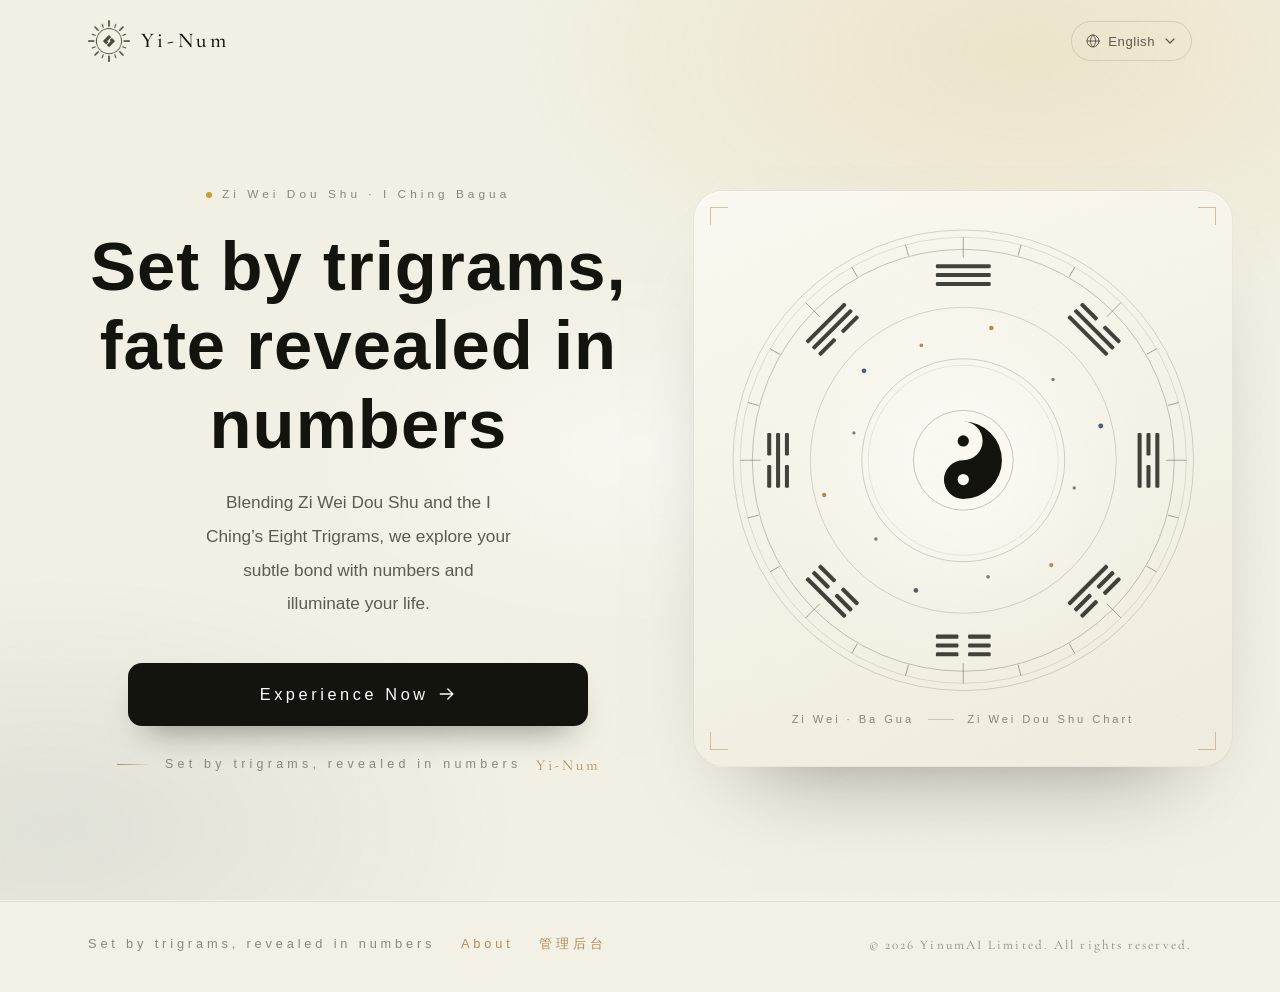
<file: landing/index.html>
<!DOCTYPE html>
<html lang="zh-CN">
<head>
<meta charset="UTF-8" />
<meta name="viewport" content="width=device-width, initial-scale=1, viewport-fit=cover" />
<title data-i18n="metaTitle">Yi-Num · 易卦定数，数见天命</title>
<meta name="description" content="结合紫微斗数与易经八卦，探寻你与数字的微妙关系，点亮人生。" />
<meta name="theme-color" content="#F3F1E5" />
<link rel="icon" type="image/png" href="assets/logo.png" />
<link rel="preconnect" href="https://fonts.googleapis.com" />
<link rel="preconnect" href="https://fonts.gstatic.com" crossorigin />
<link href="https://fonts.googleapis.com/css2?family=Cormorant+Garamond:wght@300;400;500;600&display=swap" rel="stylesheet" />
<link rel="stylesheet" href="styles.css" />
</head>
<body id="top">

<div class="grain" aria-hidden="true"></div>
<div class="halo" aria-hidden="true"></div>

<!-- ============ Header ============ -->
<header class="site-header" id="siteHeader">
  <div class="shell header-inner">
    <a class="brand" href="#top" data-i18n-aria="brandAria">
      <span class="brand-mark"><img src="assets/logo.png" alt="" width="227" height="227" /></span>
      <span class="brand-name">Yi-Num</span>
    </a>

    <div class="header-actions">
      <!-- 语言切换 -->
      <div class="lang" id="lang">
        <button class="lang-btn" id="langBtn" type="button"
                aria-haspopup="listbox" aria-expanded="false" aria-controls="langMenu"
                data-i18n-aria="langAria">
          <svg viewBox="0 0 24 24" fill="none" stroke="currentColor" stroke-width="1.5"
               stroke-linecap="round" stroke-linejoin="round" aria-hidden="true">
            <circle cx="12" cy="12" r="9" />
            <path d="M3 12h18" />
            <path d="M12 3c2.5 2.5 3.8 5.6 3.8 9s-1.3 6.5-3.8 9c-2.5-2.5-3.8-5.6-3.8-9S9.5 5.5 12 3z" />
          </svg>
          <span id="langCurrent">简体中文</span>
          <svg class="lang-caret" viewBox="0 0 24 24" fill="none" stroke="currentColor"
               stroke-width="1.8" stroke-linecap="round" stroke-linejoin="round" aria-hidden="true">
            <path d="M6 9l6 6 6-6" />
          </svg>
        </button>

        <ul class="lang-menu" id="langMenu" role="listbox" aria-labelledby="langBtn" hidden>
          <li role="none">
            <button class="lang-opt" type="button" role="option" data-lang="zh-CN" aria-selected="true">
              <span>简体中文</span>
              <svg class="check" viewBox="0 0 24 24" fill="none" stroke="currentColor"
                   stroke-width="2" stroke-linecap="round" stroke-linejoin="round" aria-hidden="true">
                <path d="M20 6L9 17l-5-5" />
              </svg>
            </button>
          </li>
          <li role="none">
            <button class="lang-opt" type="button" role="option" data-lang="en" aria-selected="false">
              <span>English</span>
              <svg class="check" viewBox="0 0 24 24" fill="none" stroke="currentColor"
                   stroke-width="2" stroke-linecap="round" stroke-linejoin="round" aria-hidden="true">
                <path d="M20 6L9 17l-5-5" />
              </svg>
            </button>
          </li>
          <li role="none">
            <button class="lang-opt" type="button" role="option" data-lang="id" aria-selected="false">
              <span>Bahasa Indonesia</span>
              <svg class="check" viewBox="0 0 24 24" fill="none" stroke="currentColor"
                   stroke-width="2" stroke-linecap="round" stroke-linejoin="round" aria-hidden="true">
                <path d="M20 6L9 17l-5-5" />
              </svg>
            </button>
          </li>
        </ul>
      </div>

    </div>
  </div>
</header>

<main>
  <!-- ============ Hero ============ -->
  <section class="hero shell">

    <div class="hero-copy">
      <p class="eyebrow reveal" style="--d:0ms">
        <span class="pulse" aria-hidden="true"></span><span data-i18n="eyebrow">紫微斗数 · 易经八卦</span>
      </p>

      <h1 class="title reveal" style="--d:90ms" data-i18n="title">易卦定数，
数见天命</h1>

      <p class="subtitle reveal" style="--d:180ms" data-i18n="subtitle">
        结合紫微斗数与易经八卦，探寻你与数字的微妙关系，点亮人生
      </p>

      <a class="cta reveal" id="experience" href="login.html" style="--d:270ms">
        <span class="cta-label" data-i18n="cta">马上体验</span>
        <svg class="cta-arrow" viewBox="0 0 24 24" aria-hidden="true">
          <path d="M4 12h15M13 6l6 6-6 6" fill="none" stroke="currentColor" stroke-width="1.6" stroke-linecap="round" stroke-linejoin="round"/>
        </svg>
      </a>

      <p class="slogan reveal" style="--d:360ms">
        <span class="slogan-rule" aria-hidden="true"></span>
        <span data-i18n="slogan">易卦定数，数见天命</span>
        <em>Yi-Num</em>
      </p>
    </div>

    <!-- ============ Visual showcase ============ -->
    <div class="hero-visual reveal" id="chart" style="--d:150ms">
      <figure class="chart-card">
        <span class="corner tl" aria-hidden="true"></span>
        <span class="corner tr" aria-hidden="true"></span>
        <span class="corner bl" aria-hidden="true"></span>
        <span class="corner br" aria-hidden="true"></span>

        <svg class="luopan" viewBox="0 0 600 600" role="img" aria-label="融合八卦与紫微斗数星盘的罗盘图形">
          <defs>
            <radialGradient id="gAura" cx="50%" cy="50%" r="50%">
              <stop offset="0%"   stop-color="#FFFFFF" stop-opacity=".85" />
              <stop offset="62%"  stop-color="#FBF9F1" stop-opacity=".25" />
              <stop offset="100%" stop-color="#F3F1E5" stop-opacity="0" />
            </radialGradient>
            <line id="tk"  x1="300" y1="23" x2="300" y2="37" />
            <line id="tkL" x1="300" y1="23" x2="300" y2="48" />
            <line id="sect" x1="300" y1="38" x2="300" y2="102" />
            <line id="pal"  x1="300" y1="110" x2="300" y2="174" />
          </defs>

          <circle cx="300" cy="300" r="296" fill="url(#gAura)" />

          <!-- outer rings -->
          <circle class="ring r-16" cx="300" cy="300" r="286" />
          <circle class="ring r-10" cx="300" cy="300" r="277" />

          <!-- 24 solar ticks -->
          <g class="ticks spin-slow">
            <use href="#tkL" transform="rotate(0 300 300)" />
            <use href="#tk"  transform="rotate(15 300 300)" />
            <use href="#tk"  transform="rotate(30 300 300)" />
            <use href="#tkL" transform="rotate(45 300 300)" />
            <use href="#tk"  transform="rotate(60 300 300)" />
            <use href="#tk"  transform="rotate(75 300 300)" />
            <use href="#tkL" transform="rotate(90 300 300)" />
            <use href="#tk"  transform="rotate(105 300 300)" />
            <use href="#tk"  transform="rotate(120 300 300)" />
            <use href="#tkL" transform="rotate(135 300 300)" />
            <use href="#tk"  transform="rotate(150 300 300)" />
            <use href="#tk"  transform="rotate(165 300 300)" />
            <use href="#tkL" transform="rotate(180 300 300)" />
            <use href="#tk"  transform="rotate(195 300 300)" />
            <use href="#tk"  transform="rotate(210 300 300)" />
            <use href="#tkL" transform="rotate(225 300 300)" />
            <use href="#tk"  transform="rotate(240 300 300)" />
            <use href="#tk"  transform="rotate(255 300 300)" />
            <use href="#tkL" transform="rotate(270 300 300)" />
            <use href="#tk"  transform="rotate(285 300 300)" />
            <use href="#tk"  transform="rotate(300 300 300)" />
            <use href="#tkL" transform="rotate(315 300 300)" />
            <use href="#tk"  transform="rotate(330 300 300)" />
            <use href="#tk"  transform="rotate(345 300 300)" />
          </g>

          <circle class="ring r-14" cx="300" cy="300" r="262" />

          <!-- 八卦 sector dividers -->
          <g class="r-08">
            <use href="#sect" transform="rotate(22.5 300 300)" />
            <use href="#sect" transform="rotate(67.5 300 300)" />
            <use href="#sect" transform="rotate(112.5 300 300)" />
            <use href="#sect" transform="rotate(157.5 300 300)" />
            <use href="#sect" transform="rotate(202.5 300 300)" />
            <use href="#sect" transform="rotate(247.5 300 300)" />
            <use href="#sect" transform="rotate(292.5 300 300)" />
            <use href="#sect" transform="rotate(337.5 300 300)" />
          </g>

          <!-- 八卦 -->
          <g class="trigrams spin-slower">
            <!-- 乾 -->
            <g transform="rotate(0 300 300)"><g transform="translate(300 70)">
              <rect x="-34" y="8.5" width="68" height="5" rx="1.5" />
              <rect x="-34" y="-2.5" width="68" height="5" rx="1.5" />
              <rect x="-34" y="-13.5" width="68" height="5" rx="1.5" />
            </g></g>
            <!-- 兑 -->
            <g transform="rotate(45 300 300)"><g transform="translate(300 70)">
              <rect x="-34" y="8.5" width="68" height="5" rx="1.5" />
              <rect x="-34" y="-2.5" width="68" height="5" rx="1.5" />
              <rect x="-34" y="-13.5" width="28" height="5" rx="1.5" /><rect x="6" y="-13.5" width="28" height="5" rx="1.5" />
            </g></g>
            <!-- 离 -->
            <g transform="rotate(90 300 300)"><g transform="translate(300 70)">
              <rect x="-34" y="8.5" width="68" height="5" rx="1.5" />
              <rect x="-34" y="-2.5" width="28" height="5" rx="1.5" /><rect x="6" y="-2.5" width="28" height="5" rx="1.5" />
              <rect x="-34" y="-13.5" width="68" height="5" rx="1.5" />
            </g></g>
            <!-- 震 -->
            <g transform="rotate(135 300 300)"><g transform="translate(300 70)">
              <rect x="-34" y="8.5" width="68" height="5" rx="1.5" />
              <rect x="-34" y="-2.5" width="28" height="5" rx="1.5" /><rect x="6" y="-2.5" width="28" height="5" rx="1.5" />
              <rect x="-34" y="-13.5" width="28" height="5" rx="1.5" /><rect x="6" y="-13.5" width="28" height="5" rx="1.5" />
            </g></g>
            <!-- 坤 -->
            <g transform="rotate(180 300 300)"><g transform="translate(300 70)">
              <rect x="-34" y="8.5" width="28" height="5" rx="1.5" /><rect x="6" y="8.5" width="28" height="5" rx="1.5" />
              <rect x="-34" y="-2.5" width="28" height="5" rx="1.5" /><rect x="6" y="-2.5" width="28" height="5" rx="1.5" />
              <rect x="-34" y="-13.5" width="28" height="5" rx="1.5" /><rect x="6" y="-13.5" width="28" height="5" rx="1.5" />
            </g></g>
            <!-- 艮 -->
            <g transform="rotate(225 300 300)"><g transform="translate(300 70)">
              <rect x="-34" y="8.5" width="28" height="5" rx="1.5" /><rect x="6" y="8.5" width="28" height="5" rx="1.5" />
              <rect x="-34" y="-2.5" width="28" height="5" rx="1.5" /><rect x="6" y="-2.5" width="28" height="5" rx="1.5" />
              <rect x="-34" y="-13.5" width="68" height="5" rx="1.5" />
            </g></g>
            <!-- 坎 -->
            <g transform="rotate(270 300 300)"><g transform="translate(300 70)">
              <rect x="-34" y="8.5" width="28" height="5" rx="1.5" /><rect x="6" y="8.5" width="28" height="5" rx="1.5" />
              <rect x="-34" y="-2.5" width="68" height="5" rx="1.5" />
              <rect x="-34" y="-13.5" width="28" height="5" rx="1.5" /><rect x="6" y="-13.5" width="28" height="5" rx="1.5" />
            </g></g>
            <!-- 巽 -->
            <g transform="rotate(315 300 300)"><g transform="translate(300 70)">
              <rect x="-34" y="8.5" width="28" height="5" rx="1.5" /><rect x="6" y="8.5" width="28" height="5" rx="1.5" />
              <rect x="-34" y="-2.5" width="68" height="5" rx="1.5" />
              <rect x="-34" y="-13.5" width="68" height="5" rx="1.5" />
            </g></g>
          </g>

          <circle class="ring r-16" cx="300" cy="300" r="190" />

          <!-- 紫微十二宫 -->
          <g class="r-10">
            <use href="#pal" transform="rotate(0 300 300)" />
            <use href="#pal" transform="rotate(30 300 300)" />
            <use href="#pal" transform="rotate(60 300 300)" />
            <use href="#pal" transform="rotate(90 300 300)" />
            <use href="#pal" transform="rotate(120 300 300)" />
            <use href="#pal" transform="rotate(150 300 300)" />
            <use href="#pal" transform="rotate(180 300 300)" />
            <use href="#pal" transform="rotate(210 300 300)" />
            <use href="#pal" transform="rotate(240 300 300)" />
            <use href="#pal" transform="rotate(270 300 300)" />
            <use href="#pal" transform="rotate(300 300 300)" />
            <use href="#pal" transform="rotate(330 300 300)" />
          </g>

          <circle class="ring r-12" cx="300" cy="300" r="126" />

          <!-- 星曜 -->
          <g class="stars spin-rev">
            <circle class="st st-gold" cx="334.9" cy="135.7" r="2.8" />
            <circle class="st st-ink"  cx="411.5" cy="199.6" r="2.1" />
            <circle class="st st-azure" cx="470.8" cy="257.4" r="3.1" />
            <circle class="st st-ink"  cx="437.8" cy="334.3" r="2.0" />
            <circle class="st st-gold" cx="409.3" cy="430.2" r="2.6" />
            <circle class="st st-ink"  cx="330.8" cy="444.8" r="2.2" />
            <circle class="st st-azure" cx="241.2" cy="461.6" r="2.9" />
            <circle class="st st-ink"  cx="191.5" cy="397.7" r="2.1" />
            <circle class="st st-gold" cx="127.3" cy="343.1" r="2.7" />
            <circle class="st st-ink"  cx="164.2" cy="266.1" r="2.0" />
            <circle class="st st-azure" cx="176.7" cy="188.9" r="3.0" />
            <circle class="st st-gold" cx="248.0" cy="157.2" r="2.3" />
          </g>

          <circle class="ring r-08" cx="300" cy="300" r="118" />

          <!-- 太极 -->
          <g transform="translate(300 300)">
            <circle r="62" fill="#FBF9F1" />
            <circle class="ring r-14" r="62" />
            <path class="yj" d="M0,-48 A48,48 0 0,1 0,48 A24,24 0 0,1 0,0 A24,24 0 0,0 0,-48 Z" />
            <circle class="yj-dot-light" cx="0" cy="24" r="7" />
            <circle class="yj-dot-dark"  cx="0" cy="-24" r="7" />
          </g>
        </svg>

        <figcaption class="chart-caption">
          <span>Zi Wei · Ba Gua</span>
          <span class="caption-rule" aria-hidden="true"></span>
          <span data-i18n="captionChart">紫微斗数命盘</span>
        </figcaption>
      </figure>
    </div>
  </section>
</main>

<footer class="site-footer" id="about">
  <div class="shell footer-inner">
    <div class="footer-left">
      <p class="footer-slogan" data-i18n="footerSlogan">易卦定数，数见天命</p>
      <a class="footer-about" href="about.html" target="_blank" rel="noopener" data-i18n="navAbout">关于我们</a>
      <a class="footer-about" href="/admin/login">管理后台</a>
    </div>
    <p class="footer-meta" data-i18n="aboutCopyright">© 2026 YinumAI Limited. All rights reserved.</p>
  </div>
</footer>

<script src="i18n.js"></script>
<script src="auth.js"></script>
<script src="main.js"></script>
</body>
</html>
</file>
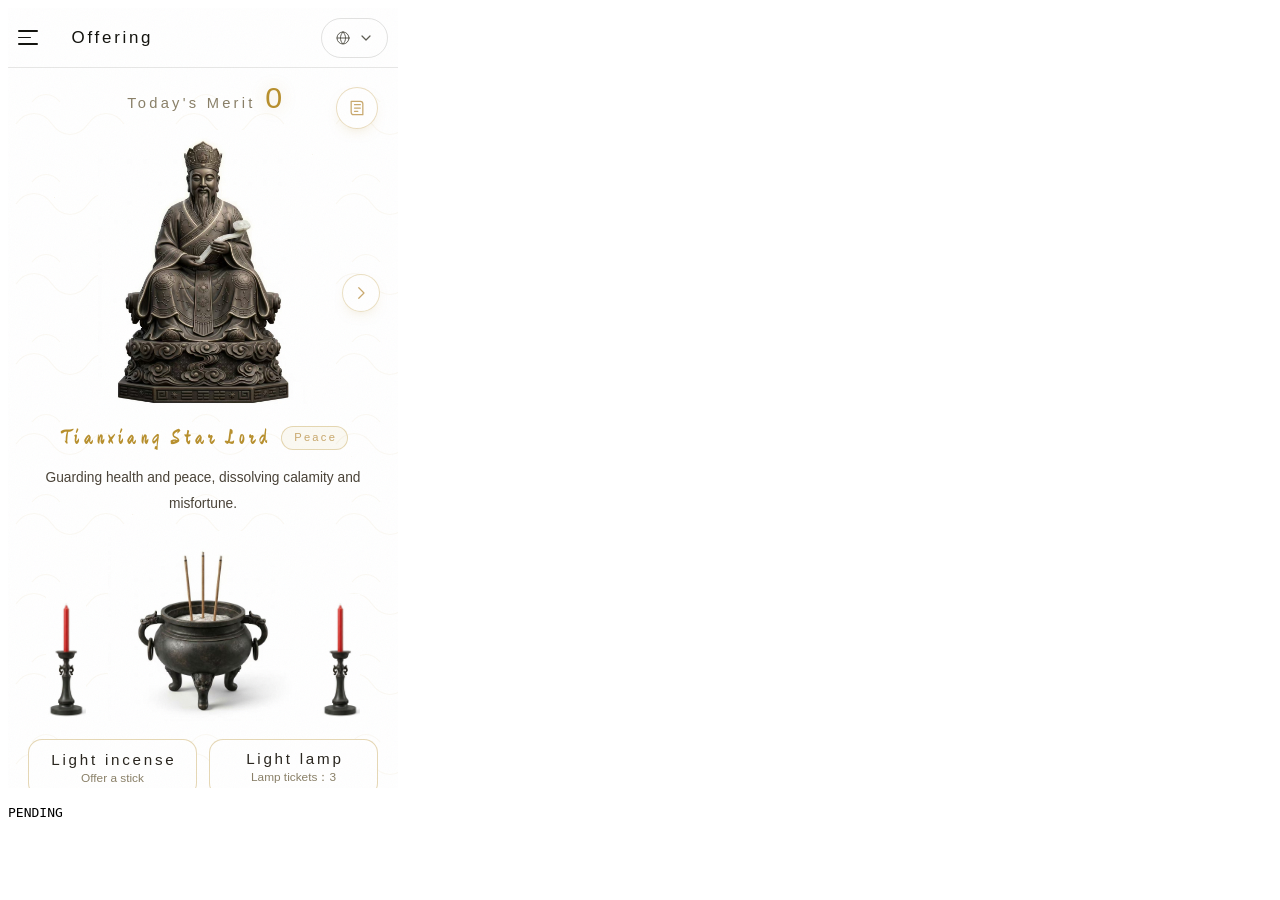
<file: landing/_probe_w.html>
<!DOCTYPE html>
<html><body>
<iframe id="f" src="offering.html" style="width:390px;height:780px;border:0"></iframe>
<pre id="out">PENDING</pre>
<script>
window.onload = function () {
  setTimeout(function () {
    try {
      var d = document.getElementById('f').contentDocument;
      var w = 390;
      var lines = [];
      lines.push('docSW=' + d.documentElement.scrollWidth + ' bodySW=' + d.body.scrollWidth);
      d.querySelectorAll('.of-main, .of-main > *, .of-tools, .of-bar').forEach(function (elm) {
        var r = elm.getBoundingClientRect();
        lines.push(elm.className + ' w=' + Math.round(r.width) + ' left=' + Math.round(r.left) + ' right=' + Math.round(r.right));
      });
      document.getElementById('out').textContent = lines.join('\n');
    } catch (e) { document.getElementById('out').textContent = 'ERR ' + e.message; }
  }, 1500);
};
</script>
</body></html>
</file>
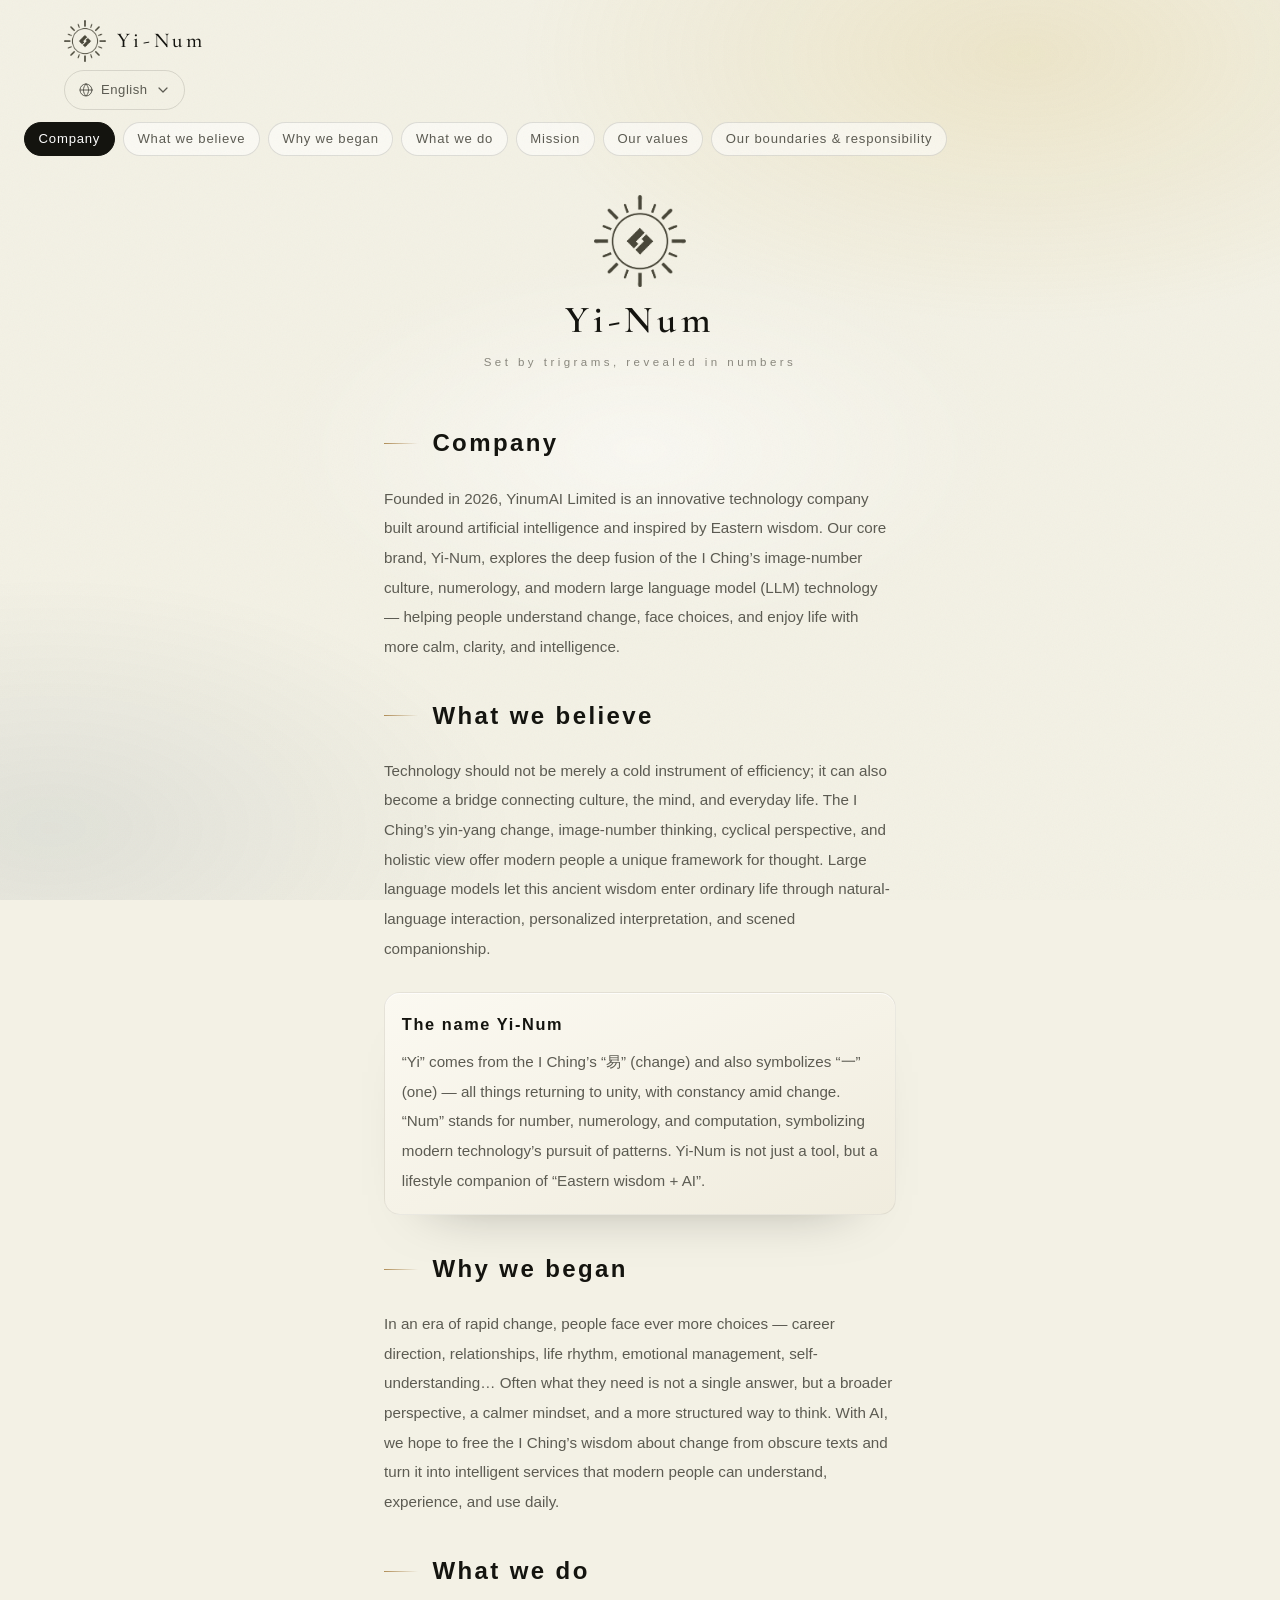
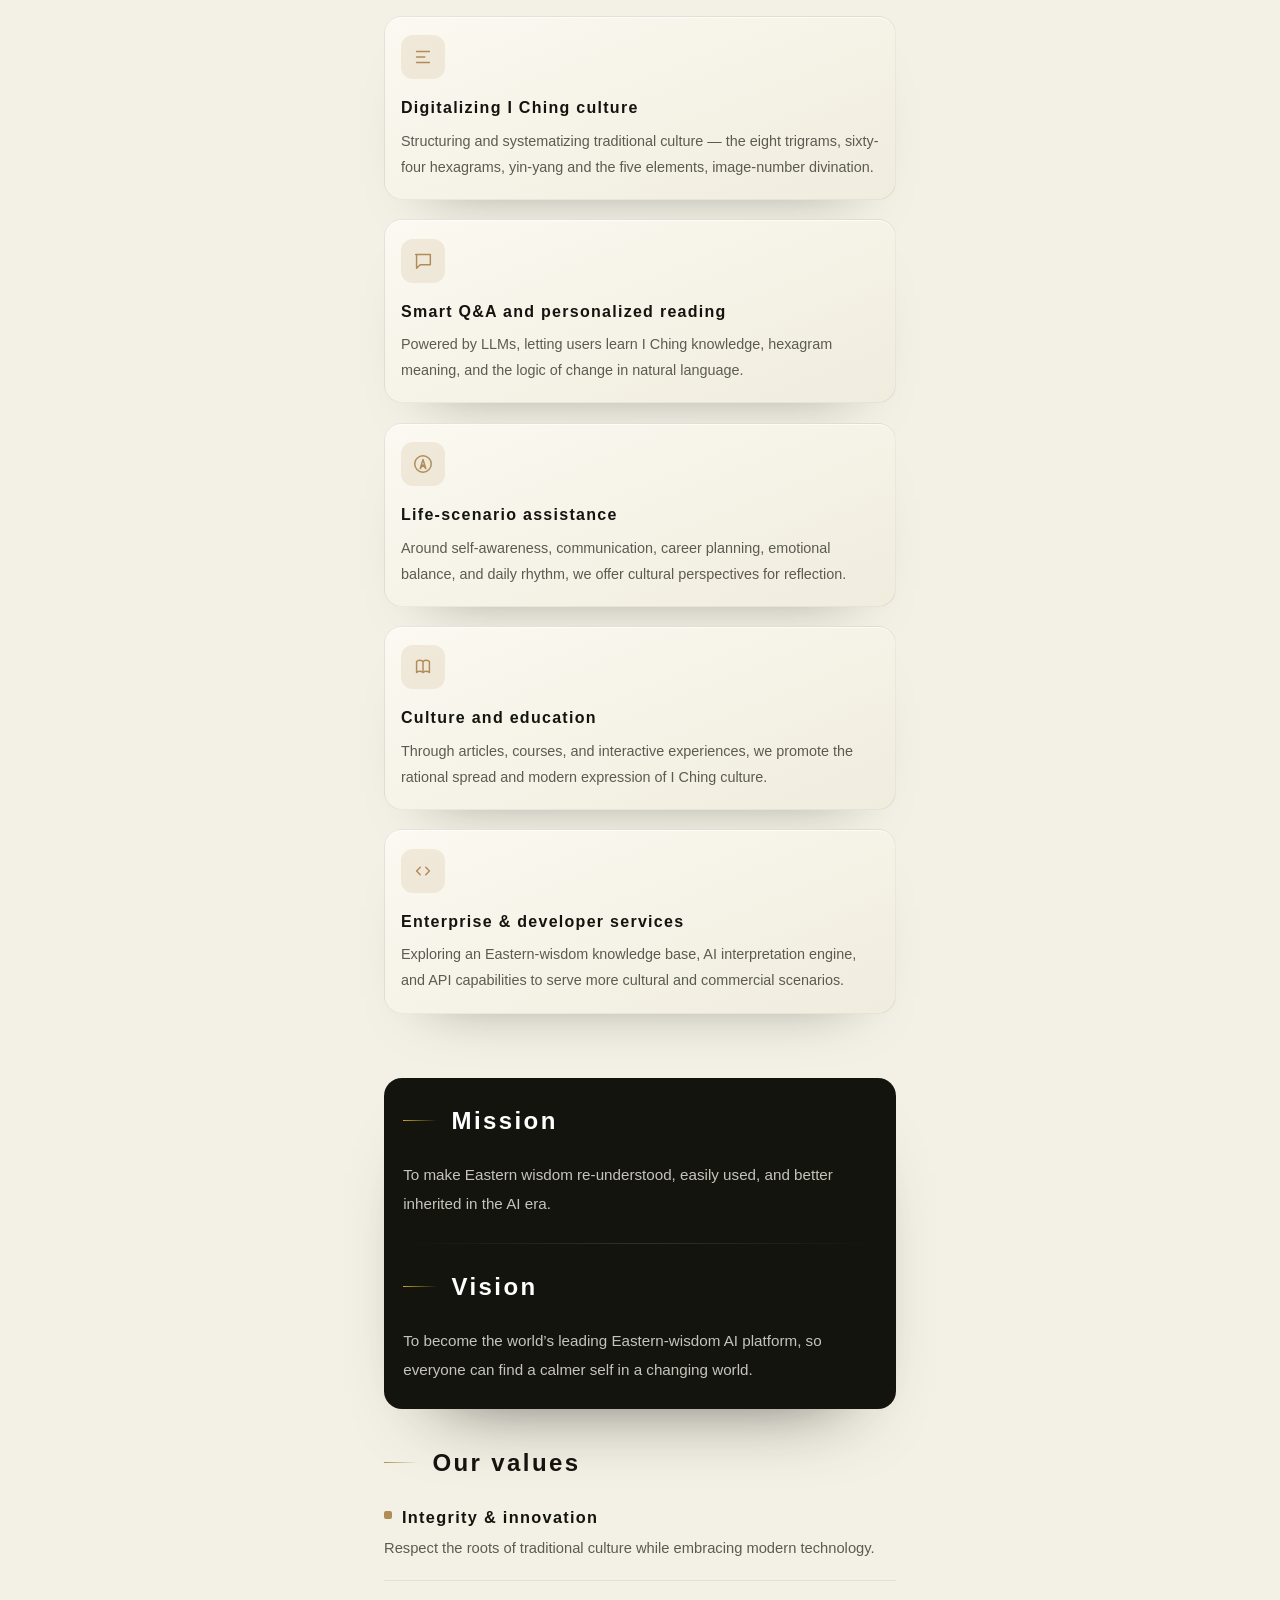
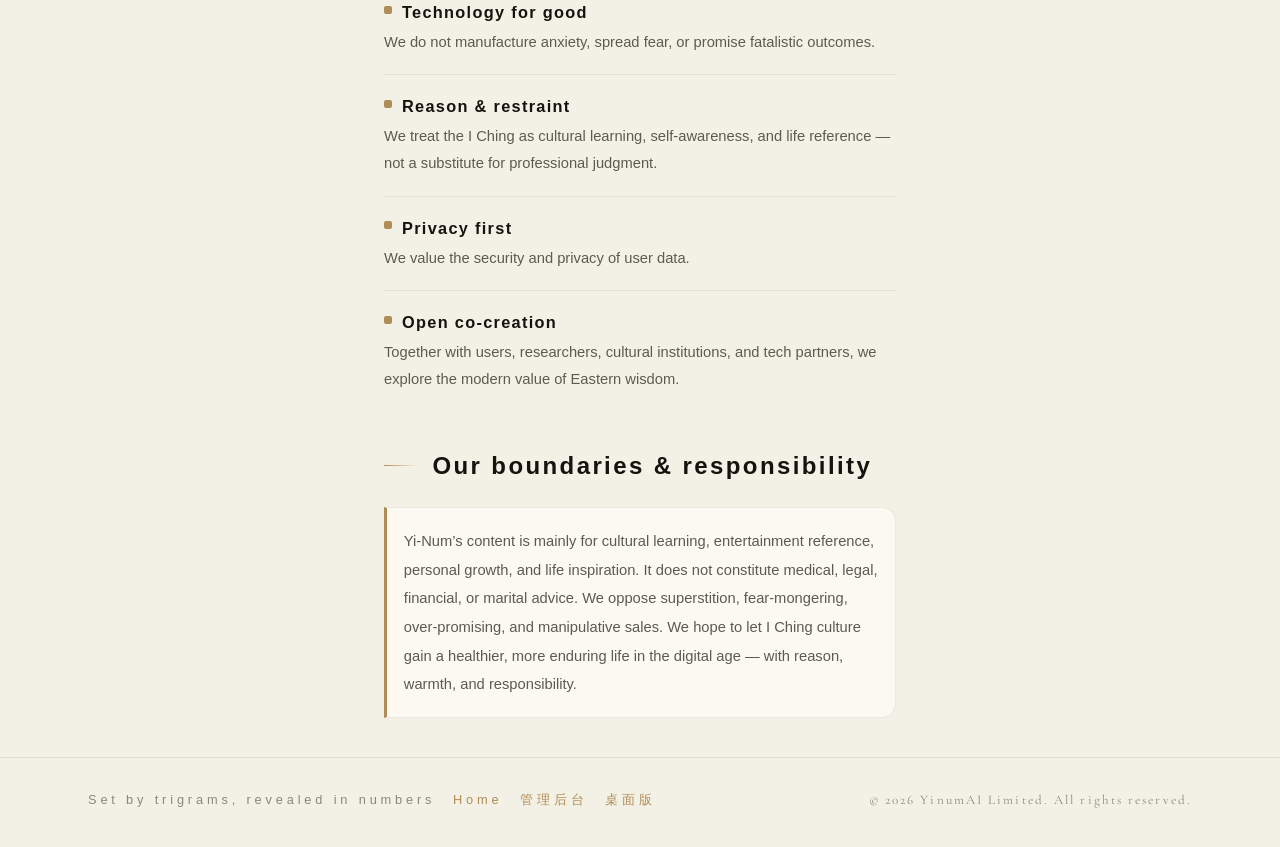
<file: landing/about-m.html>
<!DOCTYPE html>
<html lang="zh-CN">
<head>
<meta charset="UTF-8" />
<meta name="viewport" content="width=device-width, initial-scale=1, viewport-fit=cover" />
<meta name="format-detection" content="telephone=no" />
<title data-i18n="aboutMetaTitle">关于我们 · Yi-Num</title>
<meta name="description" content="易数智能科技有限公司（YinumAI Limited）—— 以 AI 重新诠释东方智慧。" />
<meta name="theme-color" content="#F3F1E5" />
<link rel="icon" type="image/png" href="assets/logo.png" />
<link rel="preconnect" href="https://fonts.googleapis.com" />
<link rel="preconnect" href="https://fonts.gstatic.com" crossorigin />
<link href="https://fonts.googleapis.com/css2?family=Cormorant+Garamond:wght@300;400;500;600&display=swap" rel="stylesheet" />
<link rel="stylesheet" href="styles.css" />
<link rel="stylesheet" href="about.css" />
<link rel="stylesheet" href="about-m.css" />
</head>
<body id="top">

<div class="grain" aria-hidden="true"></div>
<div class="halo" aria-hidden="true"></div>

<!-- ============ Header（移动版：品牌 + 返回首页 + 语言） ============ -->
<header class="site-header abm-header" id="siteHeader">
  <div class="shell abm-header-inner">
    <a class="brand" href="index.html" data-i18n-aria="brandAria">
      <span class="brand-mark"><img src="assets/logo.png" alt="" width="227" height="227" /></span>
      <span class="brand-name">Yi-Num</span>
    </a>

    <div class="header-actions">
      <div class="lang" id="lang">
        <button class="lang-btn" id="langBtn" type="button"
                aria-haspopup="listbox" aria-expanded="false" aria-controls="langMenu"
                data-i18n-aria="langAria">
          <svg viewBox="0 0 24 24" fill="none" stroke="currentColor" stroke-width="1.5"
               stroke-linecap="round" stroke-linejoin="round" aria-hidden="true">
            <circle cx="12" cy="12" r="9" />
            <path d="M3 12h18" />
            <path d="M12 3c2.5 2.5 3.8 5.6 3.8 9s-1.3 6.5-3.8 9c-2.5-2.5-3.8-5.6-3.8-9S9.5 5.5 12 3z" />
          </svg>
          <span id="langCurrent">简体中文</span>
          <svg class="lang-caret" viewBox="0 0 24 24" fill="none" stroke="currentColor"
               stroke-width="1.8" stroke-linecap="round" stroke-linejoin="round" aria-hidden="true">
            <path d="M6 9l6 6 6-6" />
          </svg>
        </button>

        <ul class="lang-menu" id="langMenu" role="listbox" aria-labelledby="langBtn" hidden>
          <li role="none">
            <button class="lang-opt" type="button" role="option" data-lang="zh-CN" aria-selected="true">
              <span>简体中文</span>
              <svg class="check" viewBox="0 0 24 24" fill="none" stroke="currentColor"
                   stroke-width="2" stroke-linecap="round" stroke-linejoin="round" aria-hidden="true">
                <path d="M20 6L9 17l-5-5" />
              </svg>
            </button>
          </li>
          <li role="none">
            <button class="lang-opt" type="button" role="option" data-lang="en" aria-selected="false">
              <span>English</span>
              <svg class="check" viewBox="0 0 24 24" fill="none" stroke="currentColor"
                   stroke-width="2" stroke-linecap="round" stroke-linejoin="round" aria-hidden="true">
                <path d="M20 6L9 17l-5-5" />
              </svg>
            </button>
          </li>
          <li role="none">
            <button class="lang-opt" type="button" role="option" data-lang="id" aria-selected="false">
              <span>Bahasa Indonesia</span>
              <svg class="check" viewBox="0 0 24 24" fill="none" stroke="currentColor"
                   stroke-width="2" stroke-linecap="round" stroke-linejoin="round" aria-hidden="true">
                <path d="M20 6L9 17l-5-5" />
              </svg>
            </button>
          </li>
        </ul>
      </div>
    </div>
  </div>

  <!-- 章节快捷导航（横向滑动） -->
  <nav class="abm-nav" id="abmNav" aria-label="章节导航">
    <ul class="abm-nav-list">
      <li><a class="abm-chip is-active" href="#sec-intro" data-sec="sec-intro" data-i18n="aboutIntroTitle">公司简介</a></li>
      <li><a class="abm-chip" href="#sec-believe" data-sec="sec-believe" data-i18n="aboutBelieveTitle">我们相信</a></li>
      <li><a class="abm-chip" href="#sec-why" data-sec="sec-why" data-i18n="aboutWhyTitle">为何出发</a></li>
      <li><a class="abm-chip" href="#sec-what" data-sec="sec-what" data-i18n="aboutWhatTitle">我们做什么</a></li>
      <li><a class="abm-chip" href="#sec-mission" data-sec="sec-mission" data-i18n="aboutMissionTitle">使命</a></li>
      <li><a class="abm-chip" href="#sec-values" data-sec="sec-values" data-i18n="aboutValuesTitle">价值观</a></li>
      <li><a class="abm-chip" href="#sec-boundary" data-sec="sec-boundary" data-i18n="aboutBoundaryTitle">边界</a></li>
    </ul>
  </nav>
</header>

<main class="ab-page abm-page" id="abPage">

  <!-- 区块一：品牌头部 -->
  <section class="ab-hero abm-hero reveal" style="--d:0ms">
    <img class="ab-logo abm-logo" src="assets/logo.png" alt="Yi-Num" width="227" height="227" />
    <h1 class="ab-brand abm-brand">Yi-Num</h1>
    <p class="abm-sub" data-i18n="footerSlogan">易卦定数，数见天命</p>
  </section>

  <!-- 区块二：公司简介 -->
  <section class="ab-block abm-block reveal" id="sec-intro" style="--d:80ms">
    <h3 class="ab-h2" data-i18n="aboutIntroTitle">公司简介</h3>
    <p class="ab-lead" data-i18n="aboutIntroBody">易数智能科技有限公司于 2026 年正式成立，是一家以人工智能为核心、以东方智慧为灵感的创新科技公司。我们推出核心品牌 Yi-Num，专注于探索《易经》象数文化、数字玄学与现代大型语言模型（LLM）技术的深度融合，帮助人们以更从容、更清晰、更智能的方式理解变化、面对选择、享受生活。</p>
  </section>

  <!-- 区块三：核心理念 -->
  <section class="ab-block abm-block reveal" id="sec-believe" style="--d:140ms">
    <h3 class="ab-h2" data-i18n="aboutBelieveTitle">我们相信</h3>
    <p class="ab-body" data-i18n="aboutBelieveBody">科技不应只是冰冷的效率工具，也可以成为连接文化、心灵与日常生活的桥梁。易经所蕴含的阴阳变化、象数思维、周期观念与整体视角，为现代人提供了一种独特的思考框架；而大型语言模型则让这种古老智慧能够以自然语言交互、个性化解读和场景化陪伴的方式，走进普通人的日常生活。</p>
    <div class="ab-name">
      <h4 class="ab-h3" data-i18n="aboutNameTitle">Yi-Num 之名</h4>
      <p class="ab-body" data-i18n="aboutNameBody">Yi 取自《易经》的“易”，也象征“一”——万物归一、变化中有恒常；Num 代表数字、数理与计算，象征现代科技对规律的探索。Yi-Num 不只是一个工具，更是一种“东方智慧 + AI”的生活方式助手。</p>
    </div>
  </section>

  <!-- 区块四：我们为何出发 -->
  <section class="ab-block abm-block reveal" id="sec-why" style="--d:200ms">
    <h3 class="ab-h2" data-i18n="aboutWhyTitle">我们为何出发</h3>
    <p class="ab-body" data-i18n="aboutWhyBody">在快速变化的时代，人们面临越来越多选择：事业方向、关系沟通、生活节奏、情绪管理、自我认知……很多时候，人们需要的不是唯一答案，而是一个更全面的视角、一种更平静的心态、一套更有结构的思考方式。我们希望借助 AI 技术，把《易经》中关于变化的智慧，从晦涩的文本中释放出来，转化为现代人可理解、可体验、可日常使用的智能服务。</p>
  </section>

  <!-- 区块五：我们做什么 -->
  <section class="ab-block abm-block reveal" id="sec-what" style="--d:260ms">
    <h3 class="ab-h2" data-i18n="aboutWhatTitle">我们做什么</h3>
    <div class="ab-cards">
      <article class="ab-card">
        <span class="ab-card-ico"><svg viewBox="0 0 24 24"><g stroke="currentColor" stroke-width="1.6" fill="none" stroke-linecap="round"><line x1="5" y1="6" x2="19" y2="6"/><line x1="5" y1="12" x2="14" y2="12"/><line x1="5" y1="18" x2="19" y2="18"/></g></svg></span>
        <h4 class="ab-card-title" data-i18n="aboutCard1Title">易经文化数字化</h4>
        <p class="ab-card-desc" data-i18n="aboutCard1Desc">将八卦、六十四卦、阴阳五行、象数理占等传统文化内容进行结构化、知识化整理。</p>
      </article>
      <article class="ab-card">
        <span class="ab-card-ico"><svg viewBox="0 0 24 24"><path d="M4 5h16v11H9l-4 4V5z" stroke="currentColor" stroke-width="1.6" fill="none" stroke-linejoin="round"/></svg></span>
        <h4 class="ab-card-title" data-i18n="aboutCard2Title">智能问答与个性化解读</h4>
        <p class="ab-card-desc" data-i18n="aboutCard2Desc">基于 LLM 技术，让用户以自然语言了解易经知识、卦象含义与变化逻辑。</p>
      </article>
      <article class="ab-card">
        <span class="ab-card-ico"><svg viewBox="0 0 24 24"><circle cx="12" cy="12" r="9" stroke="currentColor" stroke-width="1.6" fill="none"/><path d="M12 7l3 10-3-4-3 4z" stroke="currentColor" stroke-width="1.6" fill="none" stroke-linejoin="round"/></svg></span>
        <h4 class="ab-card-title" data-i18n="aboutCard3Title">生活场景辅助</h4>
        <p class="ab-card-desc" data-i18n="aboutCard3Desc">围绕自我认知、关系沟通、事业规划、情绪调适、生活节奏等场景，提供文化视角下的思考参考。</p>
      </article>
      <article class="ab-card">
        <span class="ab-card-ico"><svg viewBox="0 0 24 24"><path d="M12 6c-2-1.6-5-1.6-7 0v12c2-1.6 5-1.6 7 0 2-1.6 5-1.6 7 0V6c-2-1.6-5-1.6-7 0z" stroke="currentColor" stroke-width="1.6" fill="none" stroke-linejoin="round"/><line x1="12" y1="6" x2="12" y2="18" stroke="currentColor" stroke-width="1.6"/></svg></span>
        <h4 class="ab-card-title" data-i18n="aboutCard4Title">文化内容与教育</h4>
        <p class="ab-card-desc" data-i18n="aboutCard4Desc">通过文章、课程、互动体验等形式，推动易经文化的理性传播与现代表达。</p>
      </article>
      <article class="ab-card">
        <span class="ab-card-ico"><svg viewBox="0 0 24 24"><path d="M9 8l-4 4 4 4M15 8l4 4-4 4" stroke="currentColor" stroke-width="1.6" fill="none" stroke-linecap="round" stroke-linejoin="round"/></svg></span>
        <h4 class="ab-card-title" data-i18n="aboutCard5Title">企业级与开发者服务</h4>
        <p class="ab-card-desc" data-i18n="aboutCard5Desc">探索东方智慧知识库、AI 解读引擎、API 接口等能力，服务更多文化与商业场景。</p>
      </article>
    </div>
  </section>

  <!-- 区块六：使命与愿景 -->
  <section class="ab-mission abm-mission reveal" id="sec-mission" style="--d:320ms">
    <div class="ab-mission-col">
      <h3 class="ab-h2" data-i18n="aboutMissionTitle">使命</h3>
      <p class="ab-mission-body" data-i18n="aboutMissionBody">让东方智慧在 AI 时代被重新理解、被轻松使用、被更好传承。</p>
    </div>
    <span class="ab-mission-div" aria-hidden="true"></span>
    <div class="ab-mission-col">
      <h3 class="ab-h2" data-i18n="aboutVisionTitle">愿景</h3>
      <p class="ab-mission-body" data-i18n="aboutVisionBody">成为全球领先的东方智慧 AI 平台，让每个人都能在变化的世界中，找到更从容的自己。</p>
    </div>
  </section>

  <!-- 区块七：价值观 -->
  <section class="ab-block abm-block reveal" id="sec-values" style="--d:380ms">
    <h3 class="ab-h2" data-i18n="aboutValuesTitle">我们的价值观</h3>
    <ul class="ab-values">
      <li class="ab-value"><span class="ab-value-k" data-i18n="aboutVal1K">守正创新</span><span class="ab-value-d" data-i18n="aboutVal1D">尊重传统文化本源，同时拥抱现代科技。</span></li>
      <li class="ab-value"><span class="ab-value-k" data-i18n="aboutVal2K">科技向善</span><span class="ab-value-d" data-i18n="aboutVal2D">不制造焦虑，不渲染恐惧，不承诺宿命式结果。</span></li>
      <li class="ab-value"><span class="ab-value-k" data-i18n="aboutVal3K">理性克制</span><span class="ab-value-d" data-i18n="aboutVal3D">将易经作为文化学习、自我觉察与生活参考，而非替代专业判断。</span></li>
      <li class="ab-value"><span class="ab-value-k" data-i18n="aboutVal4K">隐私优先</span><span class="ab-value-d" data-i18n="aboutVal4D">重视用户数据安全与隐私保护。</span></li>
      <li class="ab-value"><span class="ab-value-k" data-i18n="aboutVal5K">开放共创</span><span class="ab-value-d" data-i18n="aboutVal5D">与用户、研究者、文化机构和技术伙伴共同探索东方智慧的现代价值。</span></li>
    </ul>
  </section>

  <!-- 区块八：边界与责任 -->
  <section class="ab-block abm-block reveal" id="sec-boundary" style="--d:440ms">
    <h3 class="ab-h2" data-i18n="aboutBoundaryTitle">我们的边界与责任</h3>
    <blockquote class="ab-boundary" data-i18n="aboutBoundaryBody">Yi-Num 提供的内容主要用于文化学习、娱乐参考、个人成长与生活启发，不构成医疗、法律、金融、婚姻等专业建议。我们反对迷信恐吓、过度承诺和诱导消费。我们希望用理性、温暖、负责任的方式，让易经文化在数字时代获得更健康、更持久的生命力。</blockquote>
  </section>
</main>

<!-- ============ Footer ============ -->
<footer class="site-footer abm-footer">
  <div class="shell footer-inner abm-footer-inner">
    <div class="footer-left">
      <p class="footer-slogan" data-i18n="footerSlogan">易卦定数，数见天命</p>
      <a class="footer-about" href="index.html" data-i18n="navHome">首页</a>
      <a class="footer-about" href="/admin/login">管理后台</a>
      <a class="footer-about" href="about.html?view=desktop">桌面版</a>
    </div>
    <p class="footer-meta" data-i18n="aboutCopyright">© 2026 YinumAI Limited. All rights reserved.</p>
  </div>
</footer>

<a class="abm-top" id="abmTop" href="#top" aria-label="回到顶部">
  <svg viewBox="0 0 24 24" fill="none" stroke="currentColor" stroke-width="1.7"
       stroke-linecap="round" stroke-linejoin="round" aria-hidden="true">
    <path d="M12 19V5M6 11l6-6 6 6" />
  </svg>
</a>

<script src="i18n.js"></script>
<script src="auth.js"></script>
<script src="main.js"></script>
<script>
/* ---------- 移动版专属交互 ---------- */
(function () {
  'use strict';

  /* 章节高亮：滚动到哪个区块，对应 chip 高亮 */
  var chips = Array.prototype.slice.call(document.querySelectorAll('.abm-chip'));
  var nav = document.getElementById('abmNav');
  var sections = chips.map(function (c) { return document.getElementById(c.getAttribute('data-sec')); });

  function syncActive() {
    var line = window.scrollY + 140;
    var idx = 0;
    for (var i = 0; i < sections.length; i++) {
      if (sections[i] && sections[i].offsetTop <= line) idx = i;
    }
    chips.forEach(function (c, i) { c.classList.toggle('is-active', i === idx); });
    var active = chips[idx];
    if (active && nav) {
      var left = active.offsetLeft - (nav.clientWidth - active.offsetWidth) / 2;
      nav.scrollTo({ left: Math.max(0, left), behavior: 'smooth' });
    }
  }

  var ticking = false;
  window.addEventListener('scroll', function () {
    if (ticking) return;
    ticking = true;
    window.requestAnimationFrame(function () { syncActive(); ticking = false; });
  }, { passive: true });
  syncActive();

  /* 平滑滚动（锚点） */
  document.querySelectorAll('.abm-chip').forEach(function (a) {
    a.addEventListener('click', function (e) {
      var target = document.getElementById(a.getAttribute('data-sec'));
      if (!target) return;
      e.preventDefault();
      var y = target.getBoundingClientRect().top + window.scrollY - 116;
      window.scrollTo({ top: y, behavior: 'smooth' });
    });
  });

  /* 回到顶部按钮 */
  var top = document.getElementById('abmTop');
  if (top) {
    window.addEventListener('scroll', function () {
      top.classList.toggle('is-show', window.scrollY > 600);
    }, { passive: true });
    top.addEventListener('click', function (e) {
      e.preventDefault();
      window.scrollTo({ top: 0, behavior: 'smooth' });
    });
  }
})();
</script>
</body>
</html>
</file>
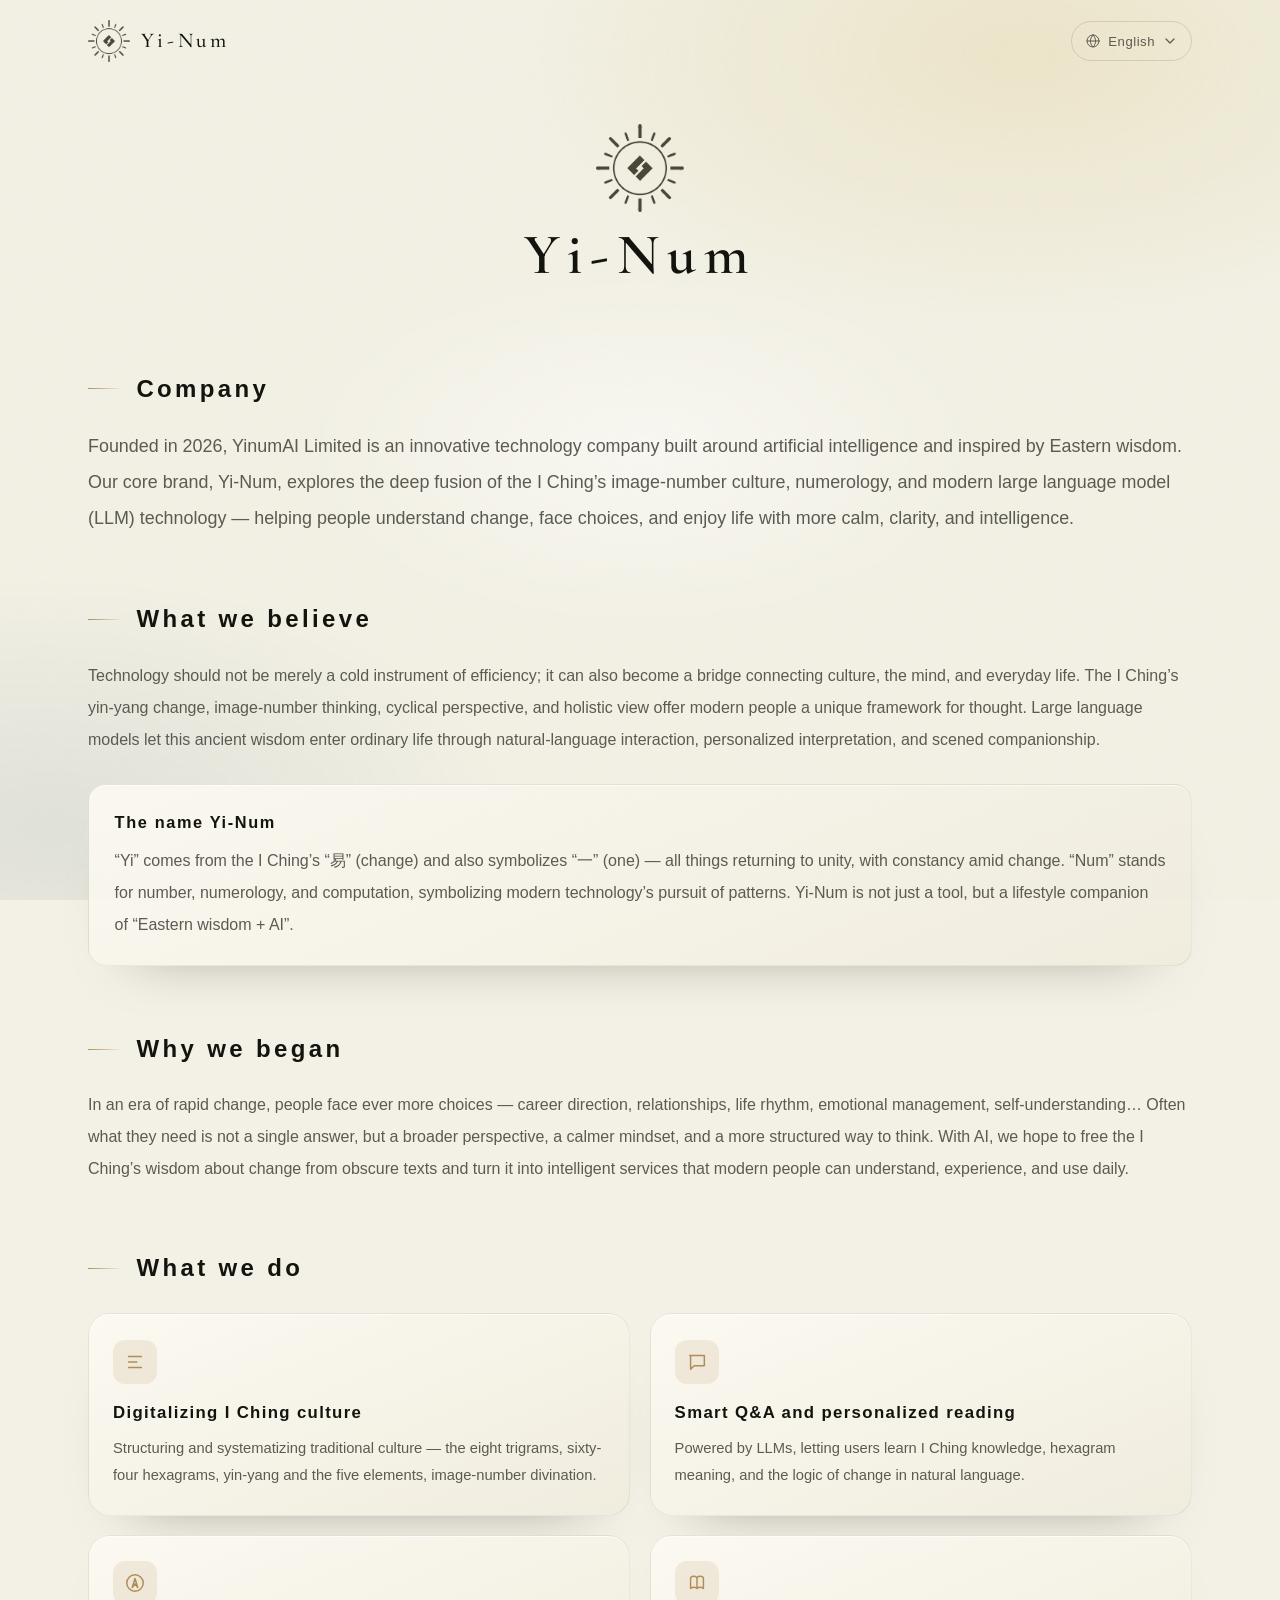
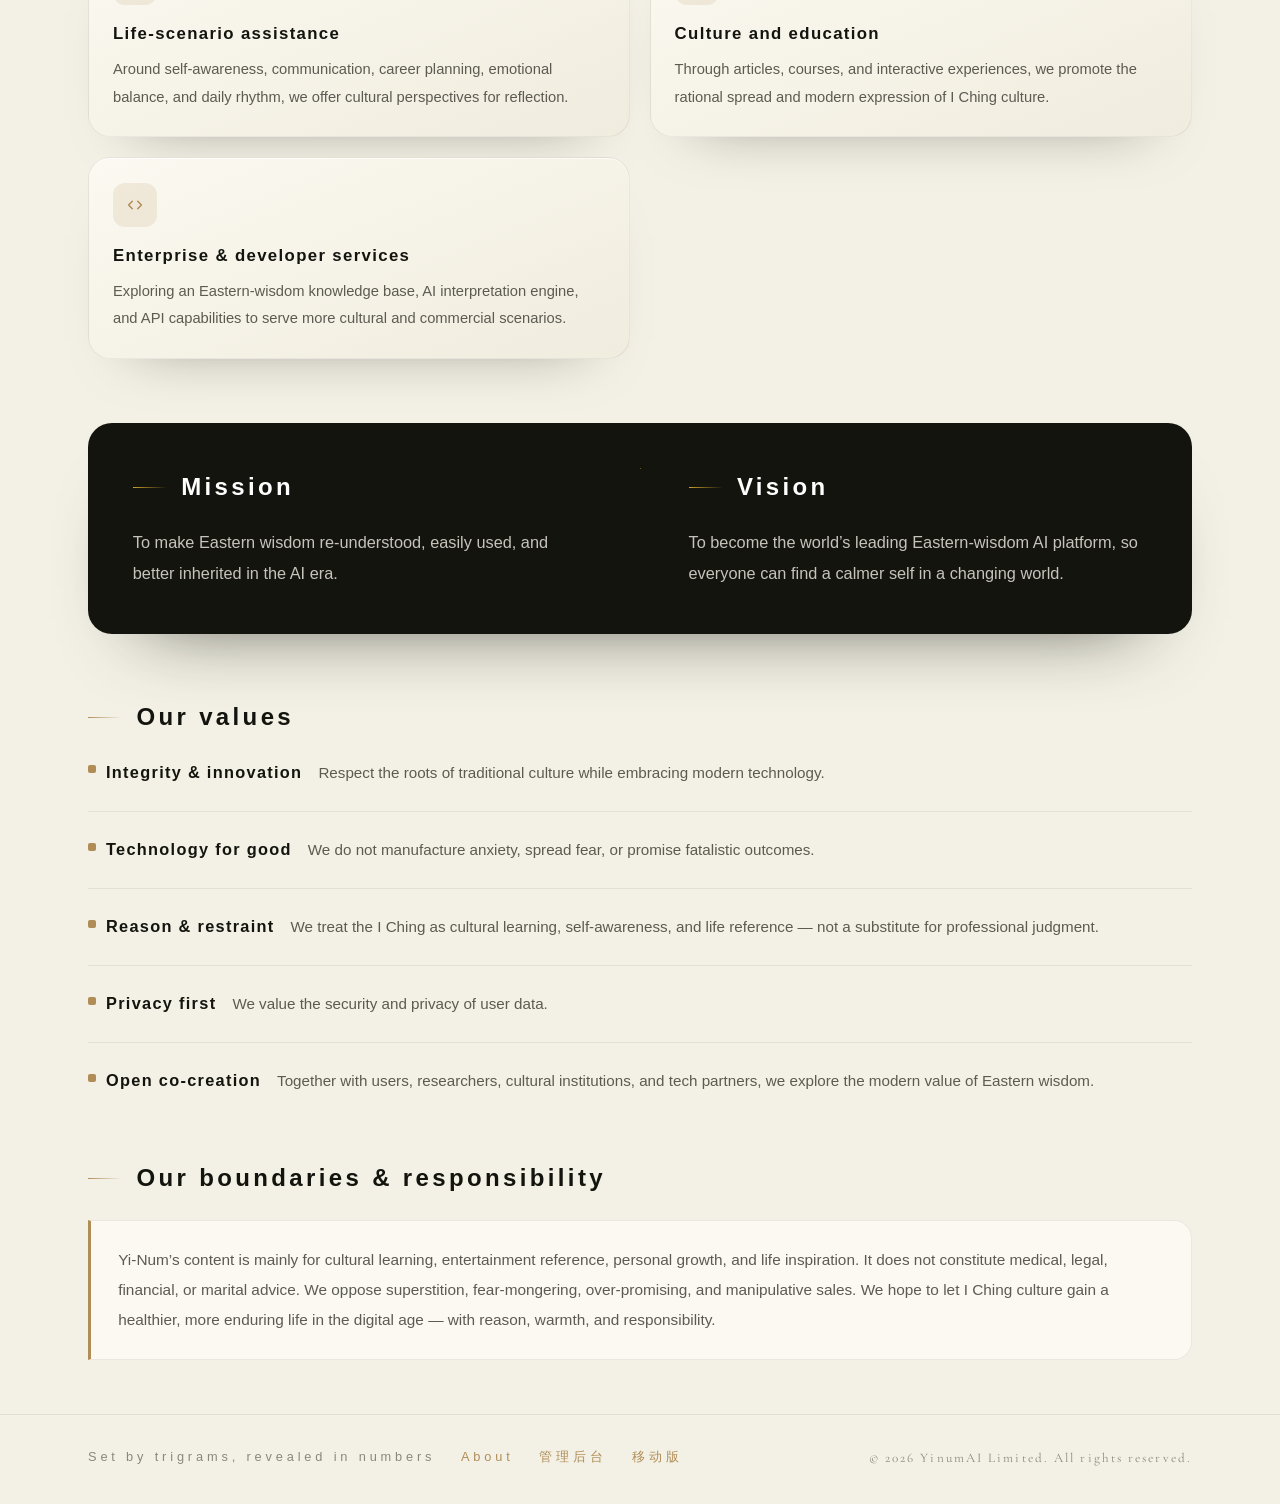
<file: landing/about.html>
<!DOCTYPE html>
<html lang="zh-CN">
<head>
<meta charset="UTF-8" />
<meta name="viewport" content="width=device-width, initial-scale=1, viewport-fit=cover" />
<title data-i18n="aboutMetaTitle">关于我们 · Yi-Num</title>
<meta name="description" content="易数智能科技有限公司（YinumAI Limited）—— 以 AI 重新诠释东方智慧。" />
<meta name="theme-color" content="#F3F1E5" />
<link rel="icon" type="image/png" href="assets/logo.png" />
<link rel="preconnect" href="https://fonts.googleapis.com" />
<link rel="preconnect" href="https://fonts.gstatic.com" crossorigin />
<link href="https://fonts.googleapis.com/css2?family=Cormorant+Garamond:wght@300;400;500;600&display=swap" rel="stylesheet" />
<link rel="stylesheet" href="styles.css" />
<link rel="stylesheet" href="about.css" />
</head>
<body id="top">

<div class="grain" aria-hidden="true"></div>
<div class="halo" aria-hidden="true"></div>

<!-- ============ Header（与首页完全一致的结构） ============ -->
<header class="site-header" id="siteHeader">
  <div class="shell header-inner">
    <a class="brand" href="index.html" data-i18n-aria="brandAria">
      <span class="brand-mark"><img src="assets/logo.png" alt="" width="227" height="227" /></span>
      <span class="brand-name">Yi-Num</span>
    </a>

    <div class="header-actions">
      <!-- 语言切换 -->
      <div class="lang" id="lang">
        <button class="lang-btn" id="langBtn" type="button"
                aria-haspopup="listbox" aria-expanded="false" aria-controls="langMenu"
                data-i18n-aria="langAria">
          <svg viewBox="0 0 24 24" fill="none" stroke="currentColor" stroke-width="1.5"
               stroke-linecap="round" stroke-linejoin="round" aria-hidden="true">
            <circle cx="12" cy="12" r="9" />
            <path d="M3 12h18" />
            <path d="M12 3c2.5 2.5 3.8 5.6 3.8 9s-1.3 6.5-3.8 9c-2.5-2.5-3.8-5.6-3.8-9S9.5 5.5 12 3z" />
          </svg>
          <span id="langCurrent">简体中文</span>
          <svg class="lang-caret" viewBox="0 0 24 24" fill="none" stroke="currentColor"
               stroke-width="1.8" stroke-linecap="round" stroke-linejoin="round" aria-hidden="true">
            <path d="M6 9l6 6 6-6" />
          </svg>
        </button>

        <ul class="lang-menu" id="langMenu" role="listbox" aria-labelledby="langBtn" hidden>
          <li role="none">
            <button class="lang-opt" type="button" role="option" data-lang="zh-CN" aria-selected="true">
              <span>简体中文</span>
              <svg class="check" viewBox="0 0 24 24" fill="none" stroke="currentColor"
                   stroke-width="2" stroke-linecap="round" stroke-linejoin="round" aria-hidden="true">
                <path d="M20 6L9 17l-5-5" />
              </svg>
            </button>
          </li>
          <li role="none">
            <button class="lang-opt" type="button" role="option" data-lang="en" aria-selected="false">
              <span>English</span>
              <svg class="check" viewBox="0 0 24 24" fill="none" stroke="currentColor"
                   stroke-width="2" stroke-linecap="round" stroke-linejoin="round" aria-hidden="true">
                <path d="M20 6L9 17l-5-5" />
              </svg>
            </button>
          </li>
          <li role="none">
            <button class="lang-opt" type="button" role="option" data-lang="id" aria-selected="false">
              <span>Bahasa Indonesia</span>
              <svg class="check" viewBox="0 0 24 24" fill="none" stroke="currentColor"
                   stroke-width="2" stroke-linecap="round" stroke-linejoin="round" aria-hidden="true">
                <path d="M20 6L9 17l-5-5" />
              </svg>
            </button>
          </li>
        </ul>
      </div>

    </div>
  </div>
</header>

<main class="ab-page" id="abPage">

  <!-- 区块一：品牌头部 -->
  <section class="ab-hero reveal" style="--d:0ms">
    <img class="ab-logo" src="assets/logo.png" alt="Yi-Num" width="227" height="227" />
    <h1 class="ab-brand">Yi-Num</h1>
  </section>

  <!-- 区块二：公司简介 -->
  <section class="ab-block reveal" style="--d:100ms">
    <h3 class="ab-h2" data-i18n="aboutIntroTitle">公司简介</h3>
    <p class="ab-lead" data-i18n="aboutIntroBody">易数智能科技有限公司于 2026 年正式成立，是一家以人工智能为核心、以东方智慧为灵感的创新科技公司。我们推出核心品牌 Yi-Num，专注于探索《易经》象数文化、数字玄学与现代大型语言模型（LLM）技术的深度融合，帮助人们以更从容、更清晰、更智能的方式理解变化、面对选择、享受生活。</p>
  </section>

  <!-- 区块三：核心理念 -->
  <section class="ab-block reveal" style="--d:160ms">
    <h3 class="ab-h2" data-i18n="aboutBelieveTitle">我们相信</h3>
    <p class="ab-body" data-i18n="aboutBelieveBody">科技不应只是冰冷的效率工具，也可以成为连接文化、心灵与日常生活的桥梁。易经所蕴含的阴阳变化、象数思维、周期观念与整体视角，为现代人提供了一种独特的思考框架；而大型语言模型则让这种古老智慧能够以自然语言交互、个性化解读和场景化陪伴的方式，走进普通人的日常生活。</p>
    <div class="ab-name">
      <h4 class="ab-h3" data-i18n="aboutNameTitle">Yi-Num 之名</h4>
      <p class="ab-body" data-i18n="aboutNameBody">Yi 取自《易经》的“易”，也象征“一”——万物归一、变化中有恒常；Num 代表数字、数理与计算，象征现代科技对规律的探索。Yi-Num 不只是一个工具，更是一种“东方智慧 + AI”的生活方式助手。</p>
    </div>
  </section>

  <!-- 区块四：我们为何出发 -->
  <section class="ab-block reveal" style="--d:220ms">
    <h3 class="ab-h2" data-i18n="aboutWhyTitle">我们为何出发</h3>
    <p class="ab-body" data-i18n="aboutWhyBody">在快速变化的时代，人们面临越来越多选择：事业方向、关系沟通、生活节奏、情绪管理、自我认知……很多时候，人们需要的不是唯一答案，而是一个更全面的视角、一种更平静的心态、一套更有结构的思考方式。我们希望借助 AI 技术，把《易经》中关于变化的智慧，从晦涩的文本中释放出来，转化为现代人可理解、可体验、可日常使用的智能服务。</p>
  </section>

  <!-- 区块五：我们做什么 -->
  <section class="ab-block reveal" style="--d:280ms">
    <h3 class="ab-h2" data-i18n="aboutWhatTitle">我们做什么</h3>
    <div class="ab-cards">
      <article class="ab-card">
        <span class="ab-card-ico"><svg viewBox="0 0 24 24"><g stroke="currentColor" stroke-width="1.6" fill="none" stroke-linecap="round"><line x1="5" y1="6" x2="19" y2="6"/><line x1="5" y1="12" x2="14" y2="12"/><line x1="5" y1="18" x2="19" y2="18"/></g></svg></span>
        <h4 class="ab-card-title" data-i18n="aboutCard1Title">易经文化数字化</h4>
        <p class="ab-card-desc" data-i18n="aboutCard1Desc">将八卦、六十四卦、阴阳五行、象数理占等传统文化内容进行结构化、知识化整理。</p>
      </article>
      <article class="ab-card">
        <span class="ab-card-ico"><svg viewBox="0 0 24 24"><path d="M4 5h16v11H9l-4 4V5z" stroke="currentColor" stroke-width="1.6" fill="none" stroke-linejoin="round"/></svg></span>
        <h4 class="ab-card-title" data-i18n="aboutCard2Title">智能问答与个性化解读</h4>
        <p class="ab-card-desc" data-i18n="aboutCard2Desc">基于 LLM 技术，让用户以自然语言了解易经知识、卦象含义与变化逻辑。</p>
      </article>
      <article class="ab-card">
        <span class="ab-card-ico"><svg viewBox="0 0 24 24"><circle cx="12" cy="12" r="9" stroke="currentColor" stroke-width="1.6" fill="none"/><path d="M12 7l3 10-3-4-3 4z" stroke="currentColor" stroke-width="1.6" fill="none" stroke-linejoin="round"/></svg></span>
        <h4 class="ab-card-title" data-i18n="aboutCard3Title">生活场景辅助</h4>
        <p class="ab-card-desc" data-i18n="aboutCard3Desc">围绕自我认知、关系沟通、事业规划、情绪调适、生活节奏等场景，提供文化视角下的思考参考。</p>
      </article>
      <article class="ab-card">
        <span class="ab-card-ico"><svg viewBox="0 0 24 24"><path d="M12 6c-2-1.6-5-1.6-7 0v12c2-1.6 5-1.6 7 0 2-1.6 5-1.6 7 0V6c-2-1.6-5-1.6-7 0z" stroke="currentColor" stroke-width="1.6" fill="none" stroke-linejoin="round"/><line x1="12" y1="6" x2="12" y2="18" stroke="currentColor" stroke-width="1.6"/></svg></span>
        <h4 class="ab-card-title" data-i18n="aboutCard4Title">文化内容与教育</h4>
        <p class="ab-card-desc" data-i18n="aboutCard4Desc">通过文章、课程、互动体验等形式，推动易经文化的理性传播与现代表达。</p>
      </article>
      <article class="ab-card">
        <span class="ab-card-ico"><svg viewBox="0 0 24 24"><path d="M9 8l-4 4 4 4M15 8l4 4-4 4" stroke="currentColor" stroke-width="1.6" fill="none" stroke-linecap="round" stroke-linejoin="round"/></svg></span>
        <h4 class="ab-card-title" data-i18n="aboutCard5Title">企业级与开发者服务</h4>
        <p class="ab-card-desc" data-i18n="aboutCard5Desc">探索东方智慧知识库、AI 解读引擎、API 接口等能力，服务更多文化与商业场景。</p>
      </article>
    </div>
  </section>

  <!-- 区块六：使命与愿景 -->
  <section class="ab-mission reveal" style="--d:340ms">
    <div class="ab-mission-col">
      <h3 class="ab-h2" data-i18n="aboutMissionTitle">使命</h3>
      <p class="ab-mission-body" data-i18n="aboutMissionBody">让东方智慧在 AI 时代被重新理解、被轻松使用、被更好传承。</p>
    </div>
    <span class="ab-mission-div" aria-hidden="true"></span>
    <div class="ab-mission-col">
      <h3 class="ab-h2" data-i18n="aboutVisionTitle">愿景</h3>
      <p class="ab-mission-body" data-i18n="aboutVisionBody">成为全球领先的东方智慧 AI 平台，让每个人都能在变化的世界中，找到更从容的自己。</p>
    </div>
  </section>

  <!-- 区块七：价值观 -->
  <section class="ab-block reveal" style="--d:400ms">
    <h3 class="ab-h2" data-i18n="aboutValuesTitle">我们的价值观</h3>
    <ul class="ab-values">
      <li class="ab-value"><span class="ab-value-k" data-i18n="aboutVal1K">守正创新</span><span class="ab-value-d" data-i18n="aboutVal1D">尊重传统文化本源，同时拥抱现代科技。</span></li>
      <li class="ab-value"><span class="ab-value-k" data-i18n="aboutVal2K">科技向善</span><span class="ab-value-d" data-i18n="aboutVal2D">不制造焦虑，不渲染恐惧，不承诺宿命式结果。</span></li>
      <li class="ab-value"><span class="ab-value-k" data-i18n="aboutVal3K">理性克制</span><span class="ab-value-d" data-i18n="aboutVal3D">将易经作为文化学习、自我觉察与生活参考，而非替代专业判断。</span></li>
      <li class="ab-value"><span class="ab-value-k" data-i18n="aboutVal4K">隐私优先</span><span class="ab-value-d" data-i18n="aboutVal4D">重视用户数据安全与隐私保护。</span></li>
      <li class="ab-value"><span class="ab-value-k" data-i18n="aboutVal5K">开放共创</span><span class="ab-value-d" data-i18n="aboutVal5D">与用户、研究者、文化机构和技术伙伴共同探索东方智慧的现代价值。</span></li>
    </ul>
  </section>

  <!-- 区块八：边界与责任 -->
  <section class="ab-block reveal" style="--d:460ms">
    <h3 class="ab-h2" data-i18n="aboutBoundaryTitle">我们的边界与责任</h3>
    <blockquote class="ab-boundary" data-i18n="aboutBoundaryBody">Yi-Num 提供的内容主要用于文化学习、娱乐参考、个人成长与生活启发，不构成医疗、法律、金融、婚姻等专业建议。我们反对迷信恐吓、过度承诺和诱导消费。我们希望用理性、温暖、负责任的方式，让易经文化在数字时代获得更健康、更持久的生命力。</blockquote>
  </section>
</main>

<!-- ============ Footer（与首页一致） ============ -->
<footer class="site-footer">
  <div class="shell footer-inner">
    <div class="footer-left">
      <p class="footer-slogan" data-i18n="footerSlogan">易卦定数，数见天命</p>
      <a class="footer-about" href="about.html" target="_blank" rel="noopener" data-i18n="navAbout">关于我们</a>
      <a class="footer-about" href="/admin/login">管理后台</a>
      <a class="footer-about" href="about-m.html">移动版</a>
    </div>
    <p class="footer-meta" data-i18n="aboutCopyright">© 2026 YinumAI Limited. All rights reserved.</p>
  </div>
</footer>

<script src="i18n.js"></script>
<script src="auth.js"></script>
<script src="main.js"></script>
<script>
/* ---------- 移动端自动跳转移动版（about-m.html） ---------- */
(function () {
  'use strict';

  var FLAG = 'yi-num:about-desktop';

  /* 显式选择桌面版：写入偏好并停在本页 */
  var params = new URLSearchParams(location.search);
  if (params.get('view') === 'desktop') {
    try { localStorage.setItem(FLAG, '1'); } catch (e) {}
    params.delete('view');
    var q = params.toString();
    history.replaceState(null, '', location.pathname + (q ? '?' + q : '') + location.hash);
    return;
  }

  if (params.get('view') === 'mobile') {
    try { localStorage.removeItem(FLAG); } catch (e) {}
    location.replace('about-m.html' + location.hash);
    return;
  }

  try { if (localStorage.getItem(FLAG) === '1') return; } catch (e) {}

  var ua = navigator.userAgent;
  var isPhone = /Android|iPhone|iPod|Windows Phone|webOS|BlackBerry|HarmonyOS|Mobile/i.test(ua);
  var isTablet = /iPad|Android|Macintosh/.test(ua) && navigator.maxTouchPoints > 1 && window.innerWidth >= 760;
  var isNarrow = window.matchMedia('(max-width: 760px)').matches;

  if (isPhone || isTablet || isNarrow) {
    location.replace('about-m.html' + location.hash);
  }
})();
</script>
</body>
</html>
</file>
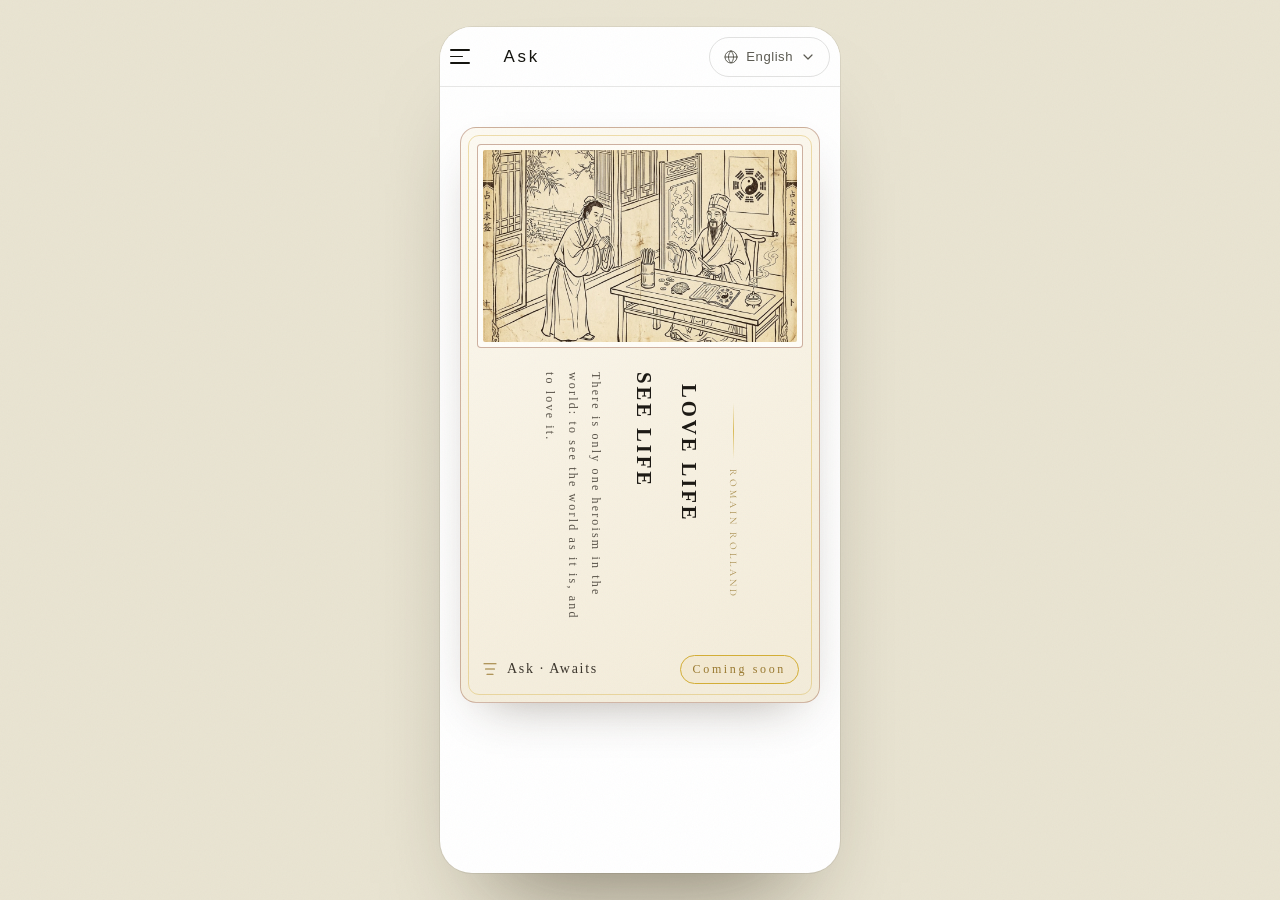
<file: landing/ask.html>
<!DOCTYPE html>
<html lang="zh-CN">
<head>
<meta charset="UTF-8" />
<meta name="viewport" content="width=device-width, initial-scale=1, viewport-fit=cover" />
<title data-i18n="askTitle">定制问事 · Yi-Num</title>
<meta name="description" content="定制问事 · Yi-Num" />
<meta name="theme-color" content="#F3F1E5" />
<link rel="icon" type="image/png" href="assets/logo.png" />
<link rel="preconnect" href="https://fonts.googleapis.com" />
<link rel="preconnect" href="https://fonts.gstatic.com" crossorigin />
<link href="https://fonts.googleapis.com/css2?family=Cormorant+Garamond:wght@300;400;500;600&family=Ma+Shan+Zheng&display=swap" rel="stylesheet" />
<link rel="stylesheet" href="styles.css" />
<link rel="stylesheet" href="app.css" />
<link rel="stylesheet" href="ask.css" />
</head>
<body>

<div class="grain" aria-hidden="true"></div>
<div class="halo" aria-hidden="true"></div>

<div class="app" id="app">

  <!-- ============ Header（复用命格数字页结构） ============ -->
  <header class="app-header" id="siteHeader">
    <button class="menu-btn" id="burger" type="button"
            aria-label="打开菜单" aria-expanded="false" aria-controls="drawer"
            data-i18n-aria="menuAria">
      <span></span><span></span><span></span>
    </button>

    <h1 class="app-title" data-i18n="askTitle">定制问事</h1>

    <!-- 语言切换（与首页 / 命格数字一致） -->
    <div class="lang" id="lang">
      <button class="lang-btn" id="langBtn" type="button"
              aria-haspopup="listbox" aria-expanded="false" aria-controls="langMenu"
              data-i18n-aria="langAria">
        <svg viewBox="0 0 24 24" fill="none" stroke="currentColor" stroke-width="1.5"
             stroke-linecap="round" stroke-linejoin="round" aria-hidden="true">
          <circle cx="12" cy="12" r="9" />
          <path d="M3 12h18" />
          <path d="M12 3c2.5 2.5 3.8 5.6 3.8 9s-1.3 6.5-3.8 9c-2.5-2.5-3.8-5.6-3.8-9S9.5 5.5 12 3z" />
        </svg>
        <span id="langCurrent">简体中文</span>
        <svg class="lang-caret" viewBox="0 0 24 24" fill="none" stroke="currentColor"
             stroke-width="1.8" stroke-linecap="round" stroke-linejoin="round" aria-hidden="true">
          <path d="M6 9l6 6 6-6" />
        </svg>
      </button>

      <ul class="lang-menu" id="langMenu" role="listbox" aria-labelledby="langBtn" hidden>
        <li role="none">
          <button class="lang-opt" type="button" role="option" data-lang="zh-CN" aria-selected="true">
            <span>简体中文</span>
            <svg class="check" viewBox="0 0 24 24" fill="none" stroke="currentColor"
                 stroke-width="2" stroke-linecap="round" stroke-linejoin="round" aria-hidden="true">
              <path d="M20 6L9 17l-5-5" />
            </svg>
          </button>
        </li>
        <li role="none">
          <button class="lang-opt" type="button" role="option" data-lang="en" aria-selected="false">
            <span>English</span>
            <svg class="check" viewBox="0 0 24 24" fill="none" stroke="currentColor"
                 stroke-width="2" stroke-linecap="round" stroke-linejoin="round" aria-hidden="true">
              <path d="M20 6L9 17l-5-5" />
            </svg>
          </button>
        </li>
        <li role="none">
          <button class="lang-opt" type="button" role="option" data-lang="id" aria-selected="false">
            <span>Bahasa Indonesia</span>
            <svg class="check" viewBox="0 0 24 24" fill="none" stroke="currentColor"
                 stroke-width="2" stroke-linecap="round" stroke-linejoin="round" aria-hidden="true">
              <path d="M20 6L9 17l-5-5" />
            </svg>
          </button>
        </li>
      </ul>
    </div>
  </header>

  <!-- ============ 主体：定制问事（内容区暂留空，后续填充） ============ -->
  <main class="app-main">
    <section class="ask-wrap">
      <!-- 定制问事内容区：暂未上线 · 古典卦象卡片（插画位预留，替换 .ask-illus-img 的 background-image 即可） -->
      <article class="ask-card" id="askContent">
        <!-- ① 顶部插画区：中式留白 + 红褐细线内框 -->
        <div class="ask-illus">
          <div class="ask-illus-frame">
            <div class="ask-illus-img" role="img" aria-label="古风插画 · 占卜求签"></div>
          </div>
        </div>

        <!-- ② 中部核心文字区：竖排大字 + 卦辞小字，左右错落 -->
        <div class="ask-mid">
          <p class="ask-note" data-i18n="askQuote">人生只有一种英雄主义，那就是认清生活后仍旧热爱生活。</p>
          <div class="ask-bigs">
            <span class="ask-big" data-i18n="askBigTop">认清生活</span>
            <span class="ask-big ask-big--low" data-i18n="askBigBottom">热爱生活</span>
          </div>
          <div class="ask-deco" aria-hidden="true">
            <span class="ask-deco-line"></span>
            <span class="ask-deco-en">Romain&nbsp;Rolland</span>
          </div>
        </div>

        <!-- ③ 底部状态栏 -->
        <div class="ask-foot">
          <div class="ask-foot-left">
            <svg class="ask-foot-trigram" viewBox="0 0 24 24" fill="none" stroke="currentColor"
                 stroke-width="1.6" stroke-linecap="round" aria-hidden="true">
              <path d="M4 5h16" />
              <path d="M6 12h12" />
              <path d="M8 19h8" />
            </svg>
            <span class="ask-foot-status" data-i18n="askStatus">定制问事 · 待启</span>
          </div>
          <span class="ask-soon-pill" data-i18n="askComingSoon">敬请期待</span>
        </div>
      </article>
    </section>
  </main>

  <!-- ============ 抽屉菜单 ============ -->
  <div class="scrim" id="scrim" hidden></div>
  <aside class="drawer" id="drawer" hidden aria-label="菜单">
    <div class="drawer-top">
      <a class="drawer-brand" href="index.html">
        <img class="drawer-brand-logo" src="assets/logo.png" alt="" width="30" height="30" />
        <span class="drawer-brand-name">Yi-Num</span>
      </a>
      <button class="drawer-close" id="drawerClose" type="button"
              aria-label="关闭菜单" data-i18n-aria="closeAria">
        <svg viewBox="0 0 24 24" fill="none" stroke="currentColor" stroke-width="1.8"
             stroke-linecap="round" aria-hidden="true">
          <path d="M6 6l12 12M18 6L6 18" />
        </svg>
      </button>
    </div>

    <nav class="drawer-nav" aria-label="主导航">
      <a class="drawer-item" href="index.html">
        <svg viewBox="0 0 24 24" fill="none" stroke="currentColor" stroke-width="1.6"
             stroke-linecap="round" stroke-linejoin="round" aria-hidden="true">
          <path d="M4 11l8-6 8 6" />
          <path d="M6 10v9h12v-9" />
          <path d="M10 19v-5h4v5" />
        </svg>
        <span data-i18n="navHome">首页</span>
      </a>
      <a class="drawer-item" href="destiny.html">
        <svg viewBox="0 0 24 24" fill="none" stroke="currentColor" stroke-width="1.6"
             stroke-linecap="round" stroke-linejoin="round" aria-hidden="true">
          <circle cx="12" cy="12" r="9" />
          <path d="M15.2 8.8l-2.1 4.6-4.3 2 2.1-4.6z" />
        </svg>
        <span data-i18n="navDestiny">命格数字</span>
      </a>
      <a class="drawer-item" href="lucky-open.html">
        <svg viewBox="0 0 24 24" fill="none" stroke="currentColor" stroke-width="1.6"
             stroke-linecap="round" stroke-linejoin="round" aria-hidden="true">
          <circle cx="12" cy="12" r="9" />
          <path d="M12 7v5l3.5 2" />
        </svg>
        <span data-i18n="navLuckyTime">今日吉时</span>
      </a>
      <a class="drawer-item is-active" href="ask.html" aria-current="page">
        <svg viewBox="0 0 24 24" fill="none" stroke="currentColor" stroke-width="1.6"
             stroke-linecap="round" stroke-linejoin="round" aria-hidden="true">
          <path d="M4 5h16v11H8l-4 4z" />
        </svg>
        <span data-i18n="navAsk">定制问事</span>
      </a>
      <a class="drawer-item" href="ziwei.html">
        <svg viewBox="0 0 24 24" fill="none" stroke="currentColor" stroke-width="1.6"
             stroke-linecap="round" stroke-linejoin="round" aria-hidden="true">
          <circle cx="12" cy="12" r="9" />
          <path d="M12 3v18" />
          <path d="M3 12h18" />
          <path d="M5.6 5.6l12.8 12.8" />
        </svg>
        <span data-i18n="navZiwei">紫微斗数</span>
      </a>
      <a class="drawer-item" href="offering.html">
        <svg viewBox="0 0 24 24" fill="none" stroke="currentColor" stroke-width="1.6"
             stroke-linecap="round" stroke-linejoin="round" aria-hidden="true">
          <path d="M12 4c1.5 1.7 2.4 3.4 2.4 5A2.4 2.4 0 0 1 12 11.4 2.4 2.4 0 0 1 9.6 9c0-1.6.9-3.3 2.4-5z" />
          <path d="M5.5 13.5h13" />
          <path d="M7.5 13.5v2.8A3.2 3.2 0 0 0 10.7 19.5h2.6a3.2 3.2 0 0 0 3.2-3.2v-2.8" />
        </svg>
        <span data-i18n="navOffering">供奉</span>
      </a>
      <a class="drawer-item" href="about.html">
        <svg viewBox="0 0 24 24" fill="none" stroke="currentColor" stroke-width="1.6"
             stroke-linecap="round" stroke-linejoin="round" aria-hidden="true">
          <circle cx="12" cy="12" r="9" />
          <path d="M12 11v5" />
          <path d="M12 7.5h.01" />
        </svg>
        <span data-i18n="navAbout">关于</span>
      </a>
    </nav>

    <div class="drawer-foot">
      <a class="drawer-user" href="profile.html">
        <span class="drawer-avatar" aria-hidden="true">易</span>
        <span class="drawer-user-meta">
          <span class="drawer-user-name">未登录</span>
          <span class="drawer-user-sub">点击登录</span>
        </span>
        <svg class="drawer-user-caret" viewBox="0 0 24 24" fill="none" stroke="currentColor"
             stroke-width="1.8" stroke-linecap="round" stroke-linejoin="round" aria-hidden="true">
          <path d="M6 15l6-6 6 6" />
        </svg>
      </a>
    </div>
  </aside>

</div>

<script src="i18n.js"></script>
<script src="ask.js"></script>
<script src="drawer-user.js"></script>
</body>
</html>
</file>
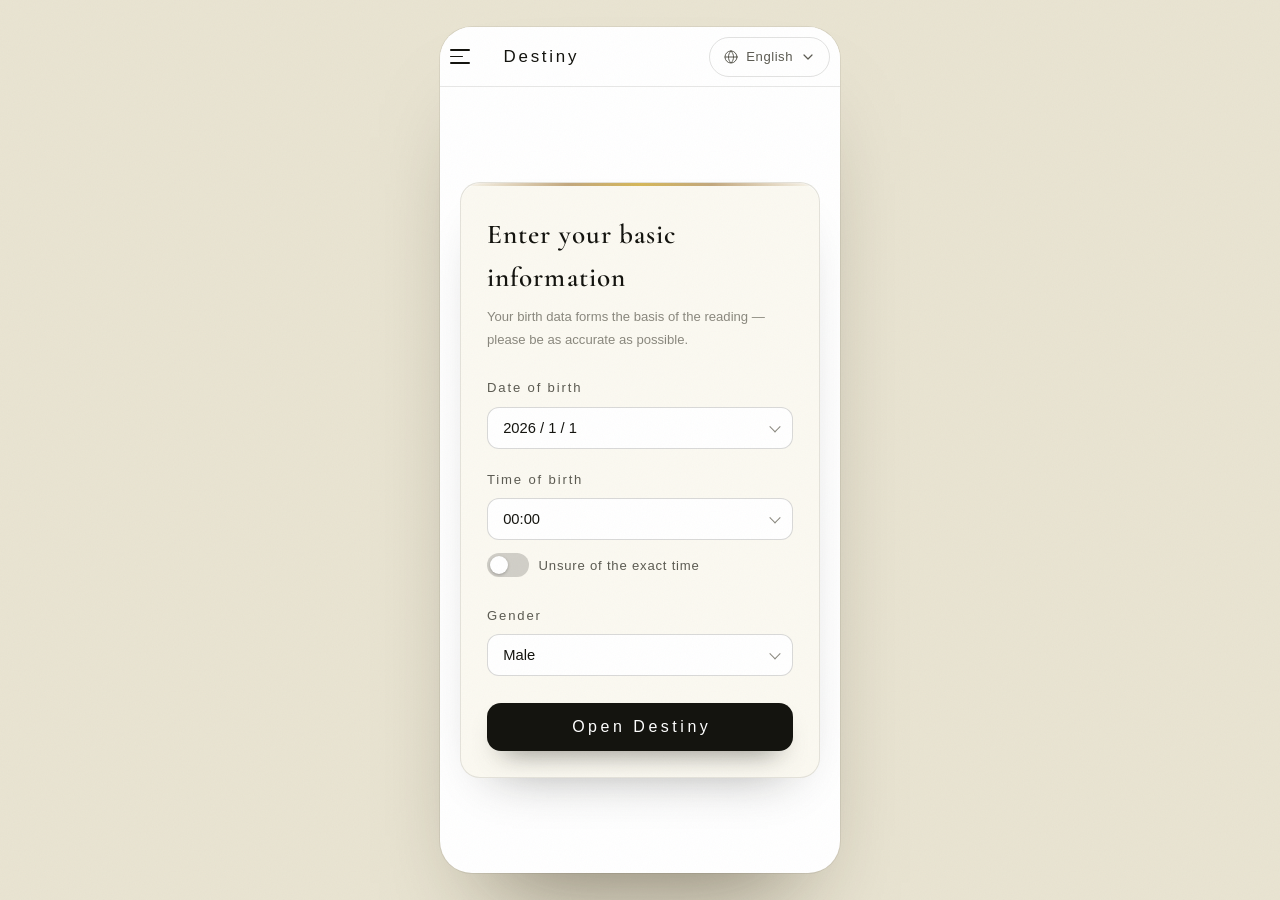
<file: landing/destiny.html>
<!DOCTYPE html>
<html lang="zh-CN">
<head>
<meta charset="UTF-8" />
<meta name="viewport" content="width=device-width, initial-scale=1, viewport-fit=cover" />
<title data-i18n="destinyTitle">命格数字 · Yi-Num</title>
<meta name="description" content="请填写生辰八字，开启你的命格数字。" />
<meta name="theme-color" content="#F3F1E5" />
<link rel="icon" type="image/png" href="assets/logo.png" />
<link rel="preconnect" href="https://fonts.googleapis.com" />
<link rel="preconnect" href="https://fonts.gstatic.com" crossorigin />
<link href="https://fonts.googleapis.com/css2?family=Cormorant+Garamond:wght@300;400;500;600&family=Ma+Shan+Zheng&display=swap" rel="stylesheet" />
<link rel="stylesheet" href="styles.css" />
<link rel="stylesheet" href="app.css" />
<link rel="stylesheet" href="destiny.css" />
<script src="user.js"></script>
<script>
  /* 页面绘制前判断：已有推演结果且非「编辑重推」→ 直接结果页，避免先渲染表单再跳转的闪烁 */
  (function () {
    var editing = /[?&]edit=1\b/.test(location.search);
    if (editing) return;
    var hasResult = false;
    try {
      var _acct = (window.YiNumUser && window.YiNumUser.getAccountId) ? window.YiNumUser.getAccountId() : 'anon';
      hasResult = !!localStorage.getItem('yinum.destiny.result:' + _acct);
    } catch (e) { hasResult = false; }
    if (hasResult) location.replace('detail.html');
  })();
</script>
</head>
<body>

<div class="grain" aria-hidden="true"></div>
<div class="halo" aria-hidden="true"></div>

<div class="app" id="app">

  <!-- ============ Header ============ -->
  <header class="app-header">
    <button class="menu-btn" id="burger" type="button"
            aria-label="打开菜单" aria-expanded="false" aria-controls="drawer"
            data-i18n-aria="menuAria">
      <span></span><span></span><span></span>
    </button>

    <h1 class="app-title" data-i18n="pageTitle">命格数字</h1>

    <!-- 语言切换（与首页一致） -->
    <div class="lang" id="lang">
      <button class="lang-btn" id="langBtn" type="button"
              aria-haspopup="listbox" aria-expanded="false" aria-controls="langMenu"
              data-i18n-aria="langAria">
        <svg viewBox="0 0 24 24" fill="none" stroke="currentColor" stroke-width="1.5"
             stroke-linecap="round" stroke-linejoin="round" aria-hidden="true">
          <circle cx="12" cy="12" r="9" />
          <path d="M3 12h18" />
          <path d="M12 3c2.5 2.5 3.8 5.6 3.8 9s-1.3 6.5-3.8 9c-2.5-2.5-3.8-5.6-3.8-9S9.5 5.5 12 3z" />
        </svg>
        <span id="langCurrent">简体中文</span>
        <svg class="lang-caret" viewBox="0 0 24 24" fill="none" stroke="currentColor"
             stroke-width="1.8" stroke-linecap="round" stroke-linejoin="round" aria-hidden="true">
          <path d="M6 9l6 6 6-6" />
        </svg>
      </button>

      <ul class="lang-menu" id="langMenu" role="listbox" aria-labelledby="langBtn" hidden>
        <li role="none">
          <button class="lang-opt" type="button" role="option" data-lang="zh-CN" aria-selected="true">
            <span>简体中文</span>
            <svg class="check" viewBox="0 0 24 24" fill="none" stroke="currentColor"
                 stroke-width="2" stroke-linecap="round" stroke-linejoin="round" aria-hidden="true">
              <path d="M20 6L9 17l-5-5" />
            </svg>
          </button>
        </li>
        <li role="none">
          <button class="lang-opt" type="button" role="option" data-lang="en" aria-selected="false">
            <span>English</span>
            <svg class="check" viewBox="0 0 24 24" fill="none" stroke="currentColor"
                 stroke-width="2" stroke-linecap="round" stroke-linejoin="round" aria-hidden="true">
              <path d="M20 6L9 17l-5-5" />
            </svg>
          </button>
        </li>
        <li role="none">
          <button class="lang-opt" type="button" role="option" data-lang="id" aria-selected="false">
            <span>Bahasa Indonesia</span>
            <svg class="check" viewBox="0 0 24 24" fill="none" stroke="currentColor"
                 stroke-width="2" stroke-linecap="round" stroke-linejoin="round" aria-hidden="true">
              <path d="M20 6L9 17l-5-5" />
            </svg>
          </button>
        </li>
      </ul>
    </div>
  </header>

  <!-- ============ 主体：基础信息输入 ============ -->
  <main class="app-main">
    <section class="form-wrap">
      <form class="form-card" id="destinyForm" novalidate>
        <h2 class="form-title" data-i18n="formTitle">请填写你的基础信息</h2>
        <p class="form-sub" data-i18n="formSub">生辰八字是命理推演的基础，请尽可能准确填写。</p>

        <div class="field">
          <label class="field-label" data-i18n="labelBirth">出生年月日</label>
          <div class="select-wrap">
            <!-- 原生 select 仅作值容器（隐藏）；展示与交互统一走底部弹层滚轮 -->
            <select class="select" id="birthYear" aria-label="年" hidden></select>
            <select class="select" id="birthMonth" aria-label="月" hidden></select>
            <select class="select" id="birthDay" aria-label="日" hidden></select>
            <button type="button" class="select picker-trigger" id="dateTrigger"
                    aria-haspopup="dialog" aria-label="出生年月日">
              <span id="dateTriggerText">出生年月日</span>
            </button>
          </div>
        </div>

        <div class="field">
          <label class="field-label" data-i18n="labelTime">出生时间</label>
          <div class="select-wrap">
            <select class="select" id="birthHour" aria-label="时辰" hidden></select>
            <button type="button" class="select picker-trigger" id="hourTrigger"
                    aria-haspopup="dialog" aria-label="时辰">
              <span id="hourTriggerText">时辰</span>
            </button>
          </div>
          <label class="switch">
            <input type="checkbox" id="unknownTime" />
            <span class="switch-track" aria-hidden="true"><span class="switch-thumb"></span></span>
            <span class="switch-text" data-i18n="unknownTime">不清楚具体时间</span>
          </label>
        </div>

        <div class="field">
          <label class="field-label" data-i18n="labelGender">性别</label>
          <div class="select-wrap">
            <select class="select" id="birthGender" aria-label="性别" hidden></select>
            <button type="button" class="select picker-trigger" id="genderTrigger"
                    aria-haspopup="dialog" aria-label="性别">
              <span id="genderTriggerText">请选择</span>
            </button>
          </div>
        </div>

        <p class="form-error" id="formError" role="alert" hidden></p>
        <button class="btn-submit" type="submit" data-i18n="seal">开启命格数字</button>
      </form>
    </section>
  </main>

  <!-- 通用底部弹层滚轮（出生年月日 / 出生时间 / 性别 共用） -->
  <div class="picker-mask" id="pickerMask" hidden></div>
  <div class="picker-sheet" id="pickerSheet" role="dialog" aria-modal="true" aria-label="请选择" hidden>
    <div class="picker-head">
      <button type="button" class="picker-cancel" id="pickerCancel" data-i18n="pickerCancel">取消</button>
      <span class="picker-title" id="pickerTitle">请选择</span>
      <button type="button" class="picker-confirm" id="pickerConfirm" data-i18n="pickerDone">完成</button>
    </div>
    <div class="picker-units" id="pickerUnits" hidden></div>
    <div class="picker-viewport">
      <div class="picker-cols" id="pickerCols"></div>
      <div class="picker-indicator" aria-hidden="true"></div>
    </div>
  </div>

  <!-- 推演加载层 -->
  <div class="derive" id="derive" hidden aria-live="polite">
    <img class="taiji" src="assets/logo.png" alt="" aria-hidden="true" />
    <p class="derive-text" data-i18n="deriving">推演中…</p>
  </div>

  <!-- ============ 抽屉菜单 ============ -->
  <div class="scrim" id="scrim" hidden></div>
  <aside class="drawer" id="drawer" hidden aria-label="菜单">
    <div class="drawer-top">
      <a class="drawer-brand" href="index.html">
        <img class="drawer-brand-logo" src="assets/logo.png" alt="" width="30" height="30" />
        <span class="drawer-brand-name">Yi-Num</span>
      </a>
      <button class="drawer-close" id="drawerClose" type="button"
              aria-label="关闭菜单" data-i18n-aria="closeAria">
        <svg viewBox="0 0 24 24" fill="none" stroke="currentColor" stroke-width="1.8"
             stroke-linecap="round" aria-hidden="true">
          <path d="M6 6l12 12M18 6L6 18" />
        </svg>
      </button>
    </div>

    <nav class="drawer-nav" aria-label="主导航">
      <a class="drawer-item" href="index.html">
        <svg viewBox="0 0 24 24" fill="none" stroke="currentColor" stroke-width="1.6"
             stroke-linecap="round" stroke-linejoin="round" aria-hidden="true">
          <path d="M4 11l8-6 8 6" />
          <path d="M6 10v9h12v-9" />
          <path d="M10 19v-5h4v5" />
        </svg>
        <span data-i18n="navHome">首页</span>
      </a>
      <a class="drawer-item is-active" href="destiny.html" aria-current="page">
        <svg viewBox="0 0 24 24" fill="none" stroke="currentColor" stroke-width="1.6"
             stroke-linecap="round" stroke-linejoin="round" aria-hidden="true">
          <circle cx="12" cy="12" r="9" />
          <path d="M15.2 8.8l-2.1 4.6-4.3 2 2.1-4.6z" />
        </svg>
        <span data-i18n="navDestiny">命格数字</span>
      </a>
      <a class="drawer-item" href="lucky-open.html">
        <svg viewBox="0 0 24 24" fill="none" stroke="currentColor" stroke-width="1.6"
             stroke-linecap="round" stroke-linejoin="round" aria-hidden="true">
          <circle cx="12" cy="12" r="9" />
          <path d="M12 7v5l3.5 2" />
        </svg>
        <span data-i18n="navLuckyTime">今日吉时</span>
      </a>
      <a class="drawer-item" href="ask.html">
        <svg viewBox="0 0 24 24" fill="none" stroke="currentColor" stroke-width="1.6"
             stroke-linecap="round" stroke-linejoin="round" aria-hidden="true">
          <path d="M4 5h16v11H8l-4 4z" />
        </svg>
        <span data-i18n="navAsk">定制问事</span>
      </a>
      <a class="drawer-item" href="ziwei.html">
        <svg viewBox="0 0 24 24" fill="none" stroke="currentColor" stroke-width="1.6"
             stroke-linecap="round" stroke-linejoin="round" aria-hidden="true">
          <circle cx="12" cy="12" r="9" />
          <path d="M12 3v18" />
          <path d="M3 12h18" />
          <path d="M5.6 5.6l12.8 12.8" />
        </svg>
        <span data-i18n="navZiwei">紫微斗数</span>
      </a>
      <a class="drawer-item" href="offering.html">
        <svg viewBox="0 0 24 24" fill="none" stroke="currentColor" stroke-width="1.6"
             stroke-linecap="round" stroke-linejoin="round" aria-hidden="true">
          <path d="M12 4c1.5 1.7 2.4 3.4 2.4 5A2.4 2.4 0 0 1 12 11.4 2.4 2.4 0 0 1 9.6 9c0-1.6.9-3.3 2.4-5z" />
          <path d="M5.5 13.5h13" />
          <path d="M7.5 13.5v2.8A3.2 3.2 0 0 0 10.7 19.5h2.6a3.2 3.2 0 0 0 3.2-3.2v-2.8" />
        </svg>
        <span data-i18n="navOffering">供奉</span>
      </a>
      <a class="drawer-item" href="about.html">
        <svg viewBox="0 0 24 24" fill="none" stroke="currentColor" stroke-width="1.6"
             stroke-linecap="round" stroke-linejoin="round" aria-hidden="true">
          <circle cx="12" cy="12" r="9" />
          <path d="M12 11v5" />
          <path d="M12 7.5h.01" />
        </svg>
        <span data-i18n="navAbout">关于</span>
      </a>
    </nav>

    <div class="drawer-foot">
      <button class="drawer-add" id="addToHome" type="button">
        <svg viewBox="0 0 24 24" fill="none" stroke="currentColor" stroke-width="1.6"
             stroke-linecap="round" stroke-linejoin="round" aria-hidden="true">
          <path d="M12 3v10m0 0l-4-4m4 4l4-4" />
          <path d="M4 17v2a2 2 0 0 0 2 2h12a2 2 0 0 0 2-2v-2" />
        </svg>
        <span data-i18n="drawerAdd">添加到桌面</span>
      </button>
      <a class="drawer-user" href="login.html">
        <span class="drawer-avatar" aria-hidden="true">易</span>
        <span class="drawer-user-meta">
          <span class="drawer-user-name" data-i18n="guest">未登录</span>
          <span class="drawer-user-sub" data-i18n="guestHint">点击登录</span>
        </span>
        <svg class="drawer-user-caret" viewBox="0 0 24 24" fill="none" stroke="currentColor"
             stroke-width="1.8" stroke-linecap="round" stroke-linejoin="round" aria-hidden="true">
          <path d="M6 15l6-6 6 6" />
        </svg>
      </a>
    </div>
  </aside>

</div>

<script src="config.js"></script>
<script src="i18n.js"></script>
<script src="destiny-api.js"></script>
<script src="destiny.js"></script>
</body>
</html>
</file>
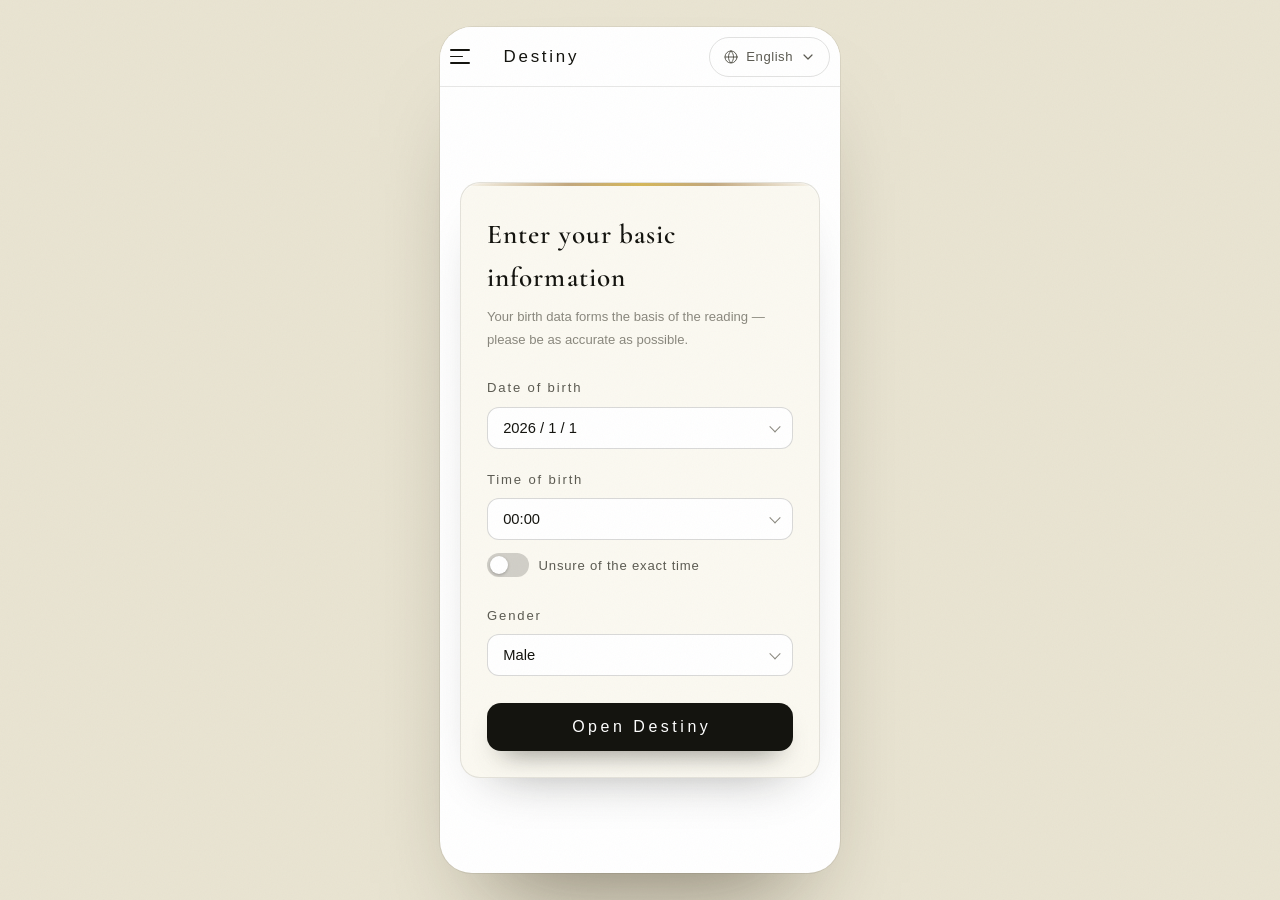
<file: landing/detail.html>
<!DOCTYPE html>
<html lang="zh-CN">
<head>
<meta charset="UTF-8" />
<meta name="viewport" content="width=device-width, initial-scale=1, viewport-fit=cover" />
<title data-i18n="detailTitle">命格数字 · Yi-Num</title>
<meta name="theme-color" content="#F3F1E5" />
<link rel="icon" type="image/png" href="assets/logo.png" />
<link rel="preconnect" href="https://fonts.googleapis.com" />
<link rel="preconnect" href="https://fonts.gstatic.com" crossorigin />
<link href="https://fonts.googleapis.com/css2?family=Cormorant+Garamond:wght@300;400;500;600&family=Ma+Shan+Zheng&display=swap" rel="stylesheet" />
<link rel="stylesheet" href="styles.css" />
<link rel="stylesheet" href="app.css" />
<link rel="stylesheet" href="detail.css" />
<script src="user.js"></script>
<script>
  /* 页面绘制前判断：无推演结果 → 回到录入页（结果页依赖已缓存的推演数据） */
  (function () {
    var hasResult = false;
    try {
      var _acct = (window.YiNumUser && window.YiNumUser.getAccountId) ? window.YiNumUser.getAccountId() : 'anon';
      hasResult = !!localStorage.getItem('yinum.destiny.result:' + _acct);
    } catch (e) { hasResult = false; }
    if (!hasResult) location.replace('destiny.html');
  })();
</script>
</head>
<body>

<div class="app" id="app">

  <!-- ============ Header（与首页一致） ============ -->
  <header class="app-header">
    <button class="menu-btn" id="burger" type="button"
            aria-label="打开菜单" aria-expanded="false" aria-controls="drawer"
            data-i18n-aria="menuAria">
      <span></span><span></span><span></span>
    </button>

    <h1 class="app-title" data-i18n="detailPageTitle">命格数字</h1>

    <!-- 语言切换（与首页一致） -->
    <div class="lang" id="lang">
      <button class="lang-btn" id="langBtn" type="button"
              aria-haspopup="listbox" aria-expanded="false" aria-controls="langMenu"
              data-i18n-aria="langAria">
        <svg viewBox="0 0 24 24" fill="none" stroke="currentColor" stroke-width="1.5"
             stroke-linecap="round" stroke-linejoin="round" aria-hidden="true">
          <circle cx="12" cy="12" r="9" />
          <path d="M3 12h18" />
          <path d="M12 3c2.5 2.5 3.8 5.6 3.8 9s-1.3 6.5-3.8 9c-2.5-2.5-3.8-5.6-3.8-9S9.5 5.5 12 3z" />
        </svg>
        <span id="langCurrent">简体中文</span>
        <svg class="lang-caret" viewBox="0 0 24 24" fill="none" stroke="currentColor"
             stroke-width="1.8" stroke-linecap="round" stroke-linejoin="round" aria-hidden="true">
          <path d="M6 9l6 6 6-6" />
        </svg>
      </button>

      <ul class="lang-menu" id="langMenu" role="listbox" aria-labelledby="langBtn" hidden>
        <li role="none">
          <button class="lang-opt" type="button" role="option" data-lang="zh-CN" aria-selected="true">
            <span>简体中文</span>
            <svg class="check" viewBox="0 0 24 24" fill="none" stroke="currentColor"
                 stroke-width="2" stroke-linecap="round" stroke-linejoin="round" aria-hidden="true">
              <path d="M20 6L9 17l-5-5" />
            </svg>
          </button>
        </li>
        <li role="none">
          <button class="lang-opt" type="button" role="option" data-lang="en" aria-selected="false">
            <span>English</span>
            <svg class="check" viewBox="0 0 24 24" fill="none" stroke="currentColor"
                 stroke-width="2" stroke-linecap="round" stroke-linejoin="round" aria-hidden="true">
              <path d="M20 6L9 17l-5-5" />
            </svg>
          </button>
        </li>
        <li role="none">
          <button class="lang-opt" type="button" role="option" data-lang="id" aria-selected="false">
            <span>Bahasa Indonesia</span>
            <svg class="check" viewBox="0 0 24 24" fill="none" stroke="currentColor"
                 stroke-width="2" stroke-linecap="round" stroke-linejoin="round" aria-hidden="true">
              <path d="M20 6L9 17l-5-5" />
            </svg>
          </button>
        </li>
      </ul>
    </div>
  </header>

  <!-- ============ 主体：推演结果 ============ -->
  <main class="app-main">
    <div class="result" id="result">
      <div class="result-list">
        <!-- 第一块：命格八字 -->
        <article class="r-card r-fate reveal">
          <!-- ① 头部：标题 + 弱化的重新推演 -->
          <div class="r-fate-head">
            <h2 class="r-card-title" data-i18n="fateTitle">命格八字</h2>
            <button class="btn-rederive" id="reDerive" type="button" data-i18n="rederiveBtn">重新推演</button>
          </div>

          <!-- ② 四柱八字 -->
          <section class="fate-block">
            <div class="bazi-list" id="baziList"></div>
          </section>

          <!-- ③ 核心结论（一句话总结） -->
          <p class="fate-conclusion" id="fateConclusion" data-i18n="fateConclusion">天生带水，灵动聪慧，逢金之年易得贵人相助</p>

          <!-- ④ 详细批语 -->
          <section class="fate-detail">
            <p class="fate-label" data-i18n="fateDetailLabel">详细批语</p>
            <p class="fate-detail-text" id="fateDetailText" data-i18n="fateText">你命宫安稳，外柔内刚，少年多波折而中年渐入佳境。水主智，故你思虑绵密、善察人心，遇事能屈能伸，不争一时之短长。金能生水，逢金旺之年，贵人自远方来，事业与财禄皆有转机。宜近水而居，宜与数理为伴，以数字调和气运，可趋吉避凶、稳中求进。</p>
          </section>
        </article>

        <!-- 第二块：吉 -->
        <article class="r-card r-lucky reveal">
          <div class="r-card-head">
            <h2 class="r-card-title" data-i18n="luckyTitle">吉</h2>
            <div class="num-boxes" id="luckyNums" role="group" aria-label="吉数"></div>
          </div>
          <p class="r-card-text" id="luckyText" data-i18n="luckyText">此数与你相生，逢此数易遇良机，适合用于密码、车牌或重要选择。</p>
        </article>

        <!-- 第三块：中 -->
        <article class="r-card r-neutral reveal">
          <div class="r-card-head">
            <h2 class="r-card-title" data-i18n="neutralTitle">中</h2>
            <div class="num-boxes" id="neutralNums" role="group" aria-label="中数"></div>
          </div>
          <p class="r-card-text" id="neutralText" data-i18n="neutralText">此数与你无冲无克，平淡安稳，适合日常使用。</p>
        </article>

        <!-- 第四块：凶 -->
        <article class="r-card r-bad reveal">
          <div class="r-card-head">
            <h2 class="r-card-title" data-i18n="badTitle">凶</h2>
            <div class="num-boxes" id="badNums" role="group" aria-label="凶数"></div>
          </div>
          <p class="r-card-text" id="badText" data-i18n="badText">此数与你相克，需谨慎使用，避免作为重要决策的参考。</p>
        </article>
      </div>
    </div>
  </main>

  <!-- ============ 抽屉菜单 ============ -->
  <div class="scrim" id="scrim" hidden></div>
  <aside class="drawer" id="drawer" hidden aria-label="菜单">
    <div class="drawer-top">
      <a class="drawer-brand" href="index.html">
        <img class="drawer-brand-logo" src="assets/logo.png" alt="" width="30" height="30" />
        <span class="drawer-brand-name">Yi-Num</span>
      </a>
      <button class="drawer-close" id="drawerClose" type="button"
              aria-label="关闭菜单" data-i18n-aria="closeAria">
        <svg viewBox="0 0 24 24" fill="none" stroke="currentColor" stroke-width="1.8"
             stroke-linecap="round" aria-hidden="true">
          <path d="M6 6l12 12M18 6L6 18" />
        </svg>
      </button>
    </div>

    <nav class="drawer-nav" aria-label="主导航">
      <a class="drawer-item" href="index.html">
        <svg viewBox="0 0 24 24" fill="none" stroke="currentColor" stroke-width="1.6"
             stroke-linecap="round" stroke-linejoin="round" aria-hidden="true">
          <path d="M4 11l8-6 8 6" />
          <path d="M6 10v9h12v-9" />
          <path d="M10 19v-5h4v5" />
        </svg>
        <span data-i18n="navHome">首页</span>
      </a>
      <a class="drawer-item is-active" href="destiny.html" aria-current="page">
        <svg viewBox="0 0 24 24" fill="none" stroke="currentColor" stroke-width="1.6"
             stroke-linecap="round" stroke-linejoin="round" aria-hidden="true">
          <circle cx="12" cy="12" r="9" />
          <path d="M15.2 8.8l-2.1 4.6-4.3 2 2.1-4.6z" />
        </svg>
        <span data-i18n="navDestiny">命格数字</span>
      </a>
      <a class="drawer-item" href="lucky-open.html">
        <svg viewBox="0 0 24 24" fill="none" stroke="currentColor" stroke-width="1.6"
             stroke-linecap="round" stroke-linejoin="round" aria-hidden="true">
          <circle cx="12" cy="12" r="9" />
          <path d="M12 7v5l3.5 2" />
        </svg>
        <span data-i18n="navLuckyTime">今日吉时</span>
      </a>
      <a class="drawer-item" href="ask.html">
        <svg viewBox="0 0 24 24" fill="none" stroke="currentColor" stroke-width="1.6"
             stroke-linecap="round" stroke-linejoin="round" aria-hidden="true">
          <path d="M4 5h16v11H8l-4 4z" />
        </svg>
        <span data-i18n="navAsk">定制问事</span>
      </a>
      <a class="drawer-item" href="ziwei.html">
        <svg viewBox="0 0 24 24" fill="none" stroke="currentColor" stroke-width="1.6"
             stroke-linecap="round" stroke-linejoin="round" aria-hidden="true">
          <circle cx="12" cy="12" r="9" />
          <path d="M12 3v18" />
          <path d="M3 12h18" />
          <path d="M5.6 5.6l12.8 12.8" />
        </svg>
        <span data-i18n="navZiwei">紫微斗数</span>
      </a>
      <a class="drawer-item" href="offering.html">
        <svg viewBox="0 0 24 24" fill="none" stroke="currentColor" stroke-width="1.6"
             stroke-linecap="round" stroke-linejoin="round" aria-hidden="true">
          <path d="M12 4c1.5 1.7 2.4 3.4 2.4 5A2.4 2.4 0 0 1 12 11.4 2.4 2.4 0 0 1 9.6 9c0-1.6.9-3.3 2.4-5z" />
          <path d="M5.5 13.5h13" />
          <path d="M7.5 13.5v2.8A3.2 3.2 0 0 0 10.7 19.5h2.6a3.2 3.2 0 0 0 3.2-3.2v-2.8" />
        </svg>
        <span data-i18n="navOffering">供奉</span>
      </a>
      <a class="drawer-item" href="about.html">
        <svg viewBox="0 0 24 24" fill="none" stroke="currentColor" stroke-width="1.6"
             stroke-linecap="round" stroke-linejoin="round" aria-hidden="true">
          <circle cx="12" cy="12" r="9" />
          <path d="M12 11v5" />
          <path d="M12 7.5h.01" />
        </svg>
        <span data-i18n="navAbout">关于</span>
      </a>
    </nav>

    <div class="drawer-foot">
      <a class="drawer-user" href="profile.html">
        <span class="drawer-avatar" aria-hidden="true">易</span>
        <span class="drawer-user-meta">
          <span class="drawer-user-name">未登录</span>
          <span class="drawer-user-sub">点击登录</span>
        </span>
        <svg class="drawer-user-caret" viewBox="0 0 24 24" fill="none" stroke="currentColor"
             stroke-width="1.8" stroke-linecap="round" stroke-linejoin="round" aria-hidden="true">
          <path d="M9 6l6 6-6 6" />
        </svg>
      </a>
    </div>
  </aside>

</div>

<script src="i18n.js"></script>
<script src="destiny-api.js"></script>
<script src="detail.js"></script>
<script src="drawer-user.js"></script>
</body>
</html>
</file>
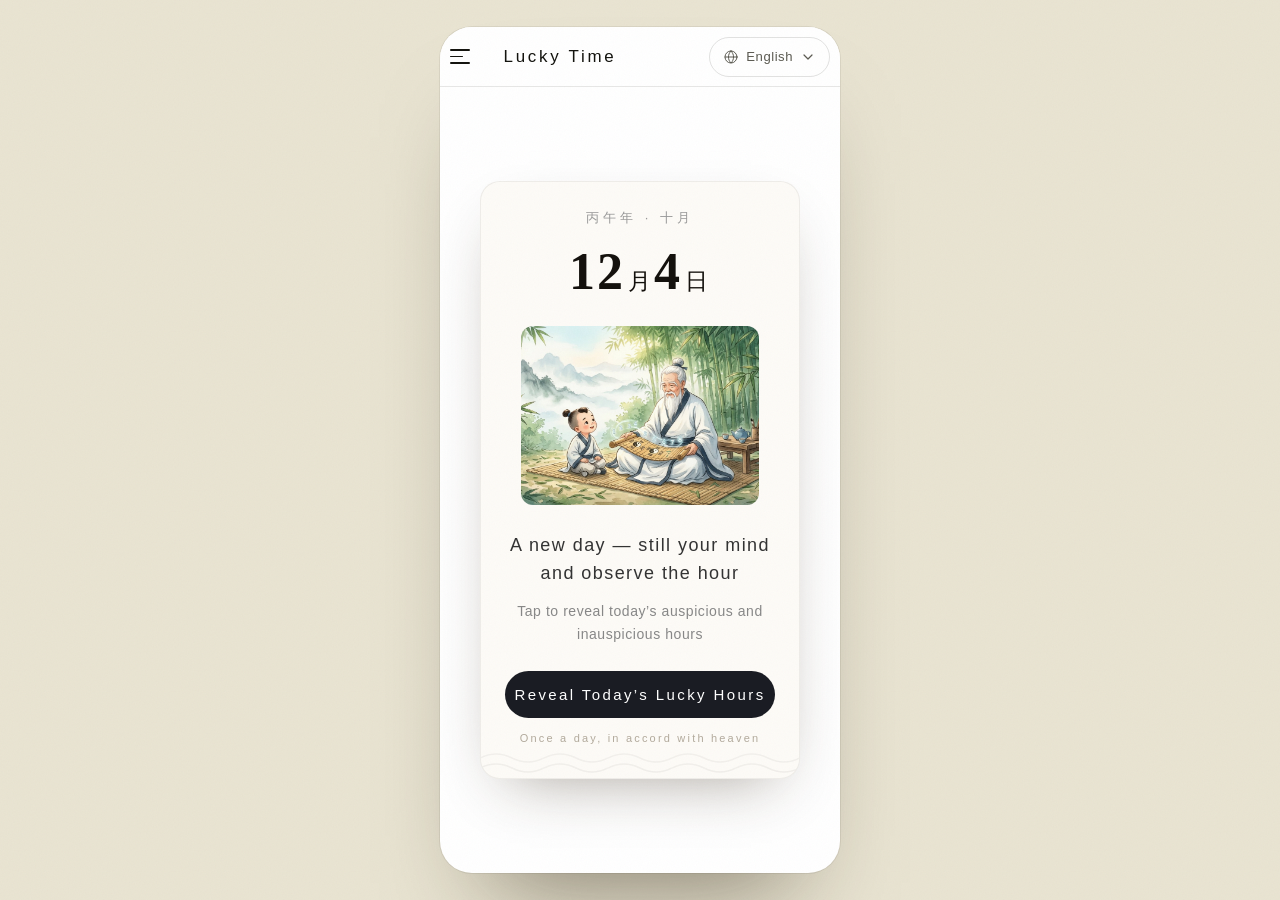
<file: landing/lucky-open.html>
<!DOCTYPE html>
<html lang="zh-CN">
<head>
<meta charset="UTF-8" />
<meta name="viewport" content="width=device-width, initial-scale=1, viewport-fit=cover" />
<title data-i18n="luckyTitle">今日吉时 · Yi-Num</title>
<meta name="description" content="今日吉时 · Yi-Num" />
<meta name="theme-color" content="#F3F1E5" />
<link rel="icon" type="image/png" href="assets/logo.png" />
<link rel="preconnect" href="https://fonts.googleapis.com" />
<link rel="preconnect" href="https://fonts.gstatic.com" crossorigin />
<link href="https://fonts.googleapis.com/css2?family=Cormorant+Garamond:wght@300;400;500;600&family=Ma+Shan+Zheng&display=swap" rel="stylesheet" />
<link rel="stylesheet" href="styles.css" />
<link rel="stylesheet" href="app.css" />
<link rel="stylesheet" href="lucky-open.css?v=20260920e" />
<script>
  /* 绘制前判断：当天已开启 → 直接进入今日吉时详情页，避免开启页闪现 */
  (function () {
    try {
      var d = new Date();
      var p = function (n) { return String(n).padStart(2, '0'); };
      var k = 'luckyTimeOpened_' + d.getFullYear() + '-' + p(d.getMonth() + 1) + '-' + p(d.getDate());
      if (localStorage.getItem(k) === 'true') location.replace('lucky-time.html');
    } catch (e) { /* 隐私模式：正常展示开启页 */ }
  })();
</script>
</head>
<body>

<div class="grain" aria-hidden="true"></div>
<div class="halo" aria-hidden="true"></div>

<div class="app" id="app">

  <!-- ============ Header（与今日吉时页一致） ============ -->
  <header class="app-header" id="siteHeader">
    <button class="menu-btn" id="burger" type="button"
            aria-label="打开菜单" aria-expanded="false" aria-controls="drawer"
            data-i18n-aria="menuAria">
      <span></span><span></span><span></span>
    </button>

    <h1 class="app-title" data-i18n="navLuckyTime">今日吉时</h1>

    <!-- 语言切换（与首页 / 命格数字一致） -->
    <div class="lang" id="lang">
      <button class="lang-btn" id="langBtn" type="button"
              aria-haspopup="listbox" aria-expanded="false" aria-controls="langMenu"
              data-i18n-aria="langAria">
        <svg viewBox="0 0 24 24" fill="none" stroke="currentColor" stroke-width="1.5"
             stroke-linecap="round" stroke-linejoin="round" aria-hidden="true">
          <circle cx="12" cy="12" r="9" />
          <path d="M3 12h18" />
          <path d="M12 3c2.5 2.5 3.8 5.6 3.8 9s-1.3 6.5-3.8 9c-2.5-2.5-3.8-5.6-3.8-9S9.5 5.5 12 3z" />
        </svg>
        <span id="langCurrent">简体中文</span>
        <svg class="lang-caret" viewBox="0 0 24 24" fill="none" stroke="currentColor"
             stroke-width="1.8" stroke-linecap="round" stroke-linejoin="round" aria-hidden="true">
          <path d="M6 9l6 6 6-6" />
        </svg>
      </button>

      <ul class="lang-menu" id="langMenu" role="listbox" aria-labelledby="langBtn" hidden>
        <li role="none">
          <button class="lang-opt" type="button" role="option" data-lang="zh-CN" aria-selected="true">
            <span>简体中文</span>
            <svg class="check" viewBox="0 0 24 24" fill="none" stroke="currentColor"
                 stroke-width="2" stroke-linecap="round" stroke-linejoin="round" aria-hidden="true">
              <path d="M20 6L9 17l-5-5" />
            </svg>
          </button>
        </li>
        <li role="none">
          <button class="lang-opt" type="button" role="option" data-lang="en" aria-selected="false">
            <span>English</span>
            <svg class="check" viewBox="0 0 24 24" fill="none" stroke="currentColor"
                 stroke-width="2" stroke-linecap="round" stroke-linejoin="round" aria-hidden="true">
              <path d="M20 6L9 17l-5-5" />
            </svg>
          </button>
        </li>
        <li role="none">
          <button class="lang-opt" type="button" role="option" data-lang="id" aria-selected="false">
            <span>Bahasa Indonesia</span>
            <svg class="check" viewBox="0 0 24 24" fill="none" stroke="currentColor"
                 stroke-width="2" stroke-linecap="round" stroke-linejoin="round" aria-hidden="true">
              <path d="M20 6L9 17l-5-5" />
            </svg>
          </button>
        </li>
      </ul>
    </div>
  </header>

  <!-- ============ 主体：每日开启页 ============ -->
  <main class="app-main">
    <section class="lucky-open" id="luckyOpenRoot">
      <div class="lucky-open-card">
        <!-- ① 顶部：农历小字 + 核心日期大字（卡片视觉重心） -->
        <div class="lucky-open-dateblock">
          <p class="lucky-open-year" id="luckyOpenYear"></p>
          <h2 class="lucky-open-date" id="luckyOpenDate"></h2>
        </div>

        <!-- ② 古风插画（4:3，位于日期下方，作为辅助元素） -->
        <figure class="lucky-open-figure" aria-hidden="true"></figure>

        <!-- ③ 引导语与副文案 -->
        <div class="lucky-open-meta">
          <p class="lucky-open-guide" data-i18n="openGuide">新的一日，宜静心观时</p>
          <p class="lucky-open-sub" data-i18n="openSub">点击开启今日今日吉时，为你推演当日宜忌</p>
        </div>

        <!-- ④ 底部操作区 -->
        <div class="lucky-open-actions">
          <button class="lucky-open-btn" id="luckyOpenBtn" type="button" data-i18n="openBtn">开启今日今日吉时</button>
          <p class="lucky-open-foot" data-i18n="openFootnote">每日一启，顺天应时</p>
        </div>
      </div>
    </section>
  </main>

  <!-- ============ 抽屉菜单（右侧滑出） ============ -->
  <div class="scrim" id="scrim" hidden></div>
  <aside class="drawer" id="drawer" hidden aria-label="菜单">
    <div class="drawer-top">
      <a class="drawer-brand" href="index.html">
        <img class="drawer-brand-logo" src="assets/logo.png" alt="" width="30" height="30" />
        <span class="drawer-brand-name">Yi-Num</span>
      </a>
      <button class="drawer-close" id="drawerClose" type="button"
              aria-label="关闭菜单" data-i18n-aria="closeAria">
        <svg viewBox="0 0 24 24" fill="none" stroke="currentColor" stroke-width="1.8"
             stroke-linecap="round" aria-hidden="true">
          <path d="M6 6l12 12M18 6L6 18" />
        </svg>
      </button>
    </div>

    <nav class="drawer-nav" aria-label="主导航">
      <a class="drawer-item" href="index.html">
        <svg viewBox="0 0 24 24" fill="none" stroke="currentColor" stroke-width="1.6"
             stroke-linecap="round" stroke-linejoin="round" aria-hidden="true">
          <path d="M4 11l8-6 8 6" />
          <path d="M6 10v9h12v-9" />
          <path d="M10 19v-5h4v5" />
        </svg>
        <span data-i18n="navHome">首页</span>
      </a>
      <a class="drawer-item" href="destiny.html">
        <svg viewBox="0 0 24 24" fill="none" stroke="currentColor" stroke-width="1.6"
             stroke-linecap="round" stroke-linejoin="round" aria-hidden="true">
          <circle cx="12" cy="12" r="9" />
          <path d="M15.2 8.8l-2.1 4.6-4.3 2 2.1-4.6z" />
        </svg>
        <span data-i18n="navDestiny">命格数字</span>
      </a>
      <a class="drawer-item is-active" href="lucky-open.html" aria-current="page">
        <svg viewBox="0 0 24 24" fill="none" stroke="currentColor" stroke-width="1.6"
             stroke-linecap="round" stroke-linejoin="round" aria-hidden="true">
          <circle cx="12" cy="12" r="9" />
          <path d="M12 7v5l3.5 2" />
        </svg>
        <span data-i18n="navLuckyTime">今日吉时</span>
      </a>
      <a class="drawer-item" href="ask.html">
        <svg viewBox="0 0 24 24" fill="none" stroke="currentColor" stroke-width="1.6"
             stroke-linecap="round" stroke-linejoin="round" aria-hidden="true">
          <path d="M4 5h16v11H8l-4 4z" />
        </svg>
        <span data-i18n="navAsk">定制问事</span>
      </a>
      <a class="drawer-item" href="ziwei.html">
        <svg viewBox="0 0 24 24" fill="none" stroke="currentColor" stroke-width="1.6"
             stroke-linecap="round" stroke-linejoin="round" aria-hidden="true">
          <circle cx="12" cy="12" r="9" />
          <path d="M12 3v18" />
          <path d="M3 12h18" />
          <path d="M5.6 5.6l12.8 12.8" />
        </svg>
        <span data-i18n="navZiwei">紫微斗数</span>
      </a>
      <a class="drawer-item" href="offering.html">
        <svg viewBox="0 0 24 24" fill="none" stroke="currentColor" stroke-width="1.6"
             stroke-linecap="round" stroke-linejoin="round" aria-hidden="true">
          <path d="M12 4c1.5 1.7 2.4 3.4 2.4 5A2.4 2.4 0 0 1 12 11.4 2.4 2.4 0 0 1 9.6 9c0-1.6.9-3.3 2.4-5z" />
          <path d="M5.5 13.5h13" />
          <path d="M7.5 13.5v2.8A3.2 3.2 0 0 0 10.7 19.5h2.6a3.2 3.2 0 0 0 3.2-3.2v-2.8" />
        </svg>
        <span data-i18n="navOffering">供奉</span>
      </a>
      <a class="drawer-item" href="about.html">
        <svg viewBox="0 0 24 24" fill="none" stroke="currentColor" stroke-width="1.6"
             stroke-linecap="round" stroke-linejoin="round" aria-hidden="true">
          <circle cx="12" cy="12" r="9" />
          <path d="M12 11v5" />
          <path d="M12 7.5h.01" />
        </svg>
        <span data-i18n="navAbout">关于</span>
      </a>
    </nav>

    <div class="drawer-foot">
      <a class="drawer-user" href="profile.html">
        <span class="drawer-avatar" aria-hidden="true">易</span>
        <span class="drawer-user-meta">
          <span class="drawer-user-name">未登录</span>
          <span class="drawer-user-sub">点击登录</span>
        </span>
        <svg class="drawer-user-caret" viewBox="0 0 24 24" fill="none" stroke="currentColor"
             stroke-width="1.8" stroke-linecap="round" stroke-linejoin="round" aria-hidden="true">
          <path d="M6 15l6-6 6 6" />
        </svg>
      </a>
    </div>
  </aside>

</div>

<script src="i18n.js"></script>
<script src="lucky-open.js?v=20260920b"></script>
<script src="drawer-user.js"></script>
</body>
</html>
</file>
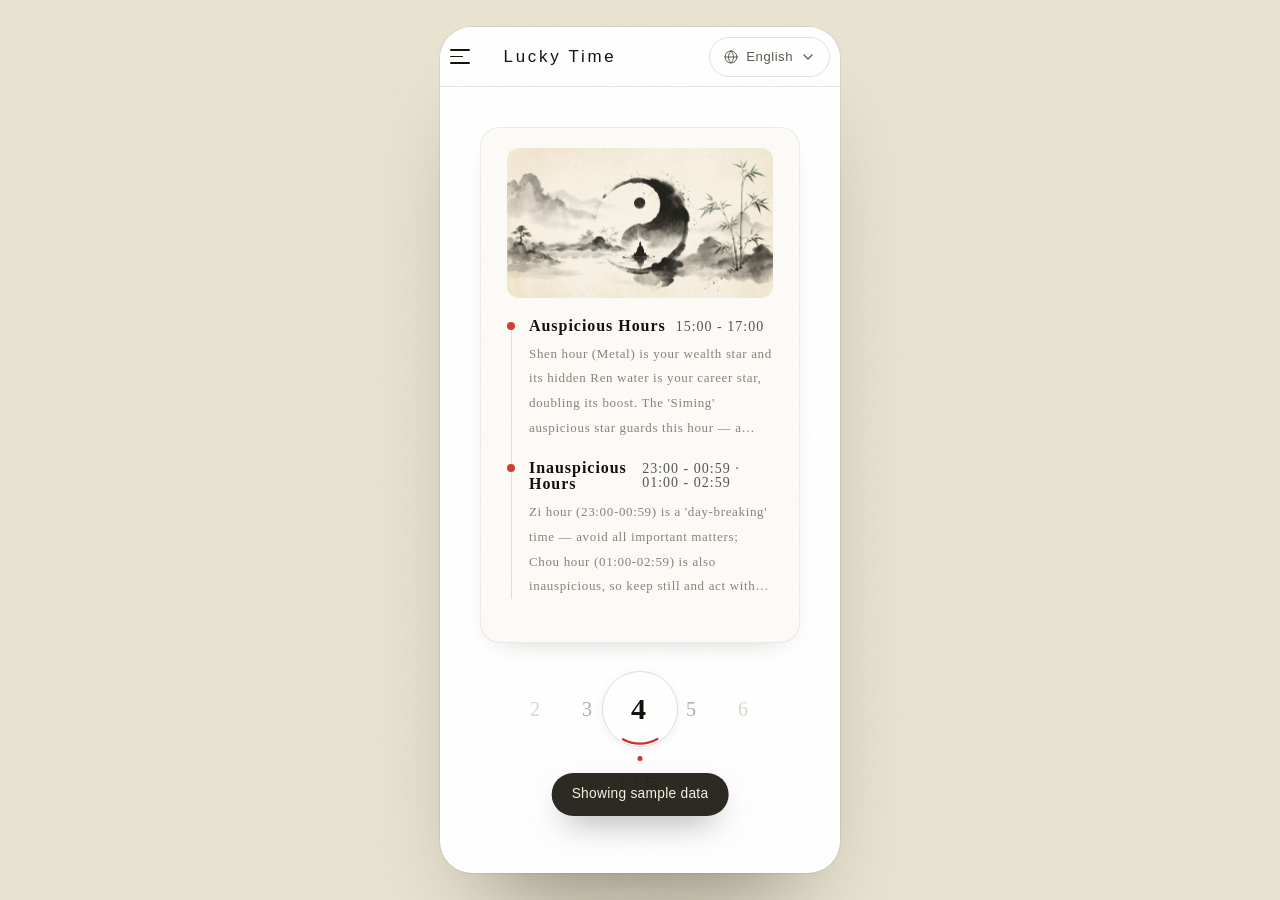
<file: landing/lucky-time.html>
<!DOCTYPE html>
<html lang="zh-CN">
<head>
<meta charset="UTF-8" />
<meta name="viewport" content="width=device-width, initial-scale=1, viewport-fit=cover" />
<title data-i18n="luckyTitle">今日吉时 · Yi-Num</title>
<meta name="description" content="今日吉时 · Yi-Num" />
<meta name="theme-color" content="#F3F1E5" />
<link rel="icon" type="image/png" href="assets/logo.png" />
<link rel="preconnect" href="https://fonts.googleapis.com" />
<link rel="preconnect" href="https://fonts.gstatic.com" crossorigin />
<link href="https://fonts.googleapis.com/css2?family=Cormorant+Garamond:wght@300;400;500;600&family=Ma+Shan+Zheng&display=swap" rel="stylesheet" />
<link rel="stylesheet" href="styles.css" />
<link rel="stylesheet" href="app.css" />
<link rel="stylesheet" href="lucky.css?v=20260918a" />   <!-- ?v 缓存戳：强制刷新 CSS -->
<script src="user.js"></script>   <!-- 全局用户信息存储（与命格数字页共用出生信息） -->
</head>
<body>

<div class="grain" aria-hidden="true"></div>
<div class="halo" aria-hidden="true"></div>

<div class="app" id="app">

  <!-- ============ Header（复用定制问事页结构） ============ -->
  <header class="app-header" id="siteHeader">
    <button class="menu-btn" id="burger" type="button"
            aria-label="打开菜单" aria-expanded="false" aria-controls="drawer"
            data-i18n-aria="menuAria">
      <span></span><span></span><span></span>
    </button>

    <h1 class="app-title" data-i18n="navLuckyTime">今日吉时</h1>

    <!-- 语言切换（与首页 / 命格数字一致） -->
    <div class="lang" id="lang">
      <button class="lang-btn" id="langBtn" type="button"
              aria-haspopup="listbox" aria-expanded="false" aria-controls="langMenu"
              data-i18n-aria="langAria">
        <svg viewBox="0 0 24 24" fill="none" stroke="currentColor" stroke-width="1.5"
             stroke-linecap="round" stroke-linejoin="round" aria-hidden="true">
          <circle cx="12" cy="12" r="9" />
          <path d="M3 12h18" />
          <path d="M12 3c2.5 2.5 3.8 5.6 3.8 9s-1.3 6.5-3.8 9c-2.5-2.5-3.8-5.6-3.8-9S9.5 5.5 12 3z" />
        </svg>
        <span id="langCurrent">简体中文</span>
        <svg class="lang-caret" viewBox="0 0 24 24" fill="none" stroke="currentColor"
             stroke-width="1.8" stroke-linecap="round" stroke-linejoin="round" aria-hidden="true">
          <path d="M6 9l6 6 6-6" />
        </svg>
      </button>

      <ul class="lang-menu" id="langMenu" role="listbox" aria-labelledby="langBtn" hidden>
        <li role="none">
          <button class="lang-opt" type="button" role="option" data-lang="zh-CN" aria-selected="true">
            <span>简体中文</span>
            <svg class="check" viewBox="0 0 24 24" fill="none" stroke="currentColor"
                 stroke-width="2" stroke-linecap="round" stroke-linejoin="round" aria-hidden="true">
              <path d="M20 6L9 17l-5-5" />
            </svg>
          </button>
        </li>
        <li role="none">
          <button class="lang-opt" type="button" role="option" data-lang="en" aria-selected="false">
            <span>English</span>
            <svg class="check" viewBox="0 0 24 24" fill="none" stroke="currentColor"
                 stroke-width="2" stroke-linecap="round" stroke-linejoin="round" aria-hidden="true">
              <path d="M20 6L9 17l-5-5" />
            </svg>
          </button>
        </li>
        <li role="none">
          <button class="lang-opt" type="button" role="option" data-lang="id" aria-selected="false">
            <span>Bahasa Indonesia</span>
            <svg class="check" viewBox="0 0 24 24" fill="none" stroke="currentColor"
                 stroke-width="2" stroke-linecap="round" stroke-linejoin="round" aria-hidden="true">
              <path d="M20 6L9 17l-5-5" />
            </svg>
          </button>
        </li>
      </ul>
    </div>
  </header>

  <!-- ============ 主体：今日吉时 · 信息卡片 + 日期筛选器（中式极简） ============ -->
  <main class="app-main" id="luckyContent">
    <section class="ltp" id="ltp">

      <!-- ① 今日吉时信息卡片：左上时辰大字 + 印章；红点竖线时间线（今日吉时/凶时 + 批语）
           数据由 lucky-time.js 注入 -->
      <article class="ltp-card" id="ltpCard">
        <!-- 主视觉图：4:3 固定比例，后续可直接替换 assets/lucky-hero.jpg -->
        <figure class="ltp-figure" aria-hidden="true"></figure>

        <div class="ltp-timeline">
          <section class="ltp-item">
            <span class="ltp-dot" aria-hidden="true"></span>
            <div class="ltp-item-body">
              <h3 class="ltp-item-title">
                <span id="ltpLuckyTitle" data-i18n="luckyLucky">今日吉时</span>
                <time class="ltp-item-time" id="ltpLuckyRange">15:00 - 17:00</time>
              </h3>
              <p class="ltp-item-text" id="ltpLuckyComment" data-i18n="luckyCommentGood">
                五行完全契合：申时五行属金，是你的财星，能直接补益你命局所喜，有助于增强财运和行动力；申中藏有壬水，是你的官星，代表事业与贵人，能带来双重助力。黄历吉神加持：当天申时为“司命”吉星当值，是黄道今日吉时，适合祈福、求嗣、订婚、嫁娶、出行、求财、开市、交易、安床、赴任等事宜。
              </p>

            </div>
          </section>

          <section class="ltp-item">
            <span class="ltp-dot" aria-hidden="true"></span>
            <div class="ltp-item-body">
              <h3 class="ltp-item-title">
                <span id="ltpBadTitle" data-i18n="luckyBad">凶时</span>
                <time class="ltp-item-time" id="ltpBadRange">23:00 - 00:59 · 01:00 - 02:59</time>
              </h3>
              <p class="ltp-item-text" id="ltpBadComment" data-i18n="luckyCommentBadAll">
                当天的子时（23:00-00:59）为“日破”之时，诸事不宜，建议避开；丑时（01:00-02:59）宜静不宜动，诸事谨慎，同样建议避开。
              </p>

            </div>
          </section>
        </div>
      </article>

      <!-- ② 日期区（5 天，今天居中；按钮与指示器由 LuckyTimeDatePicker 渲染） -->
      <div class="ltp-dates" id="ltpDates"></div>
    </section>
  </main>

  <!-- ============ 批语底部弹窗（Bottom Sheet） ============ -->
  <div class="ltp-sheet-scrim" id="ltpSheetScrim" hidden></div>
  <div class="ltp-sheet" id="ltpSheet" role="dialog" aria-modal="true" aria-labelledby="ltpSheetTitle" hidden>
    <span class="ltp-sheet-handle" aria-hidden="true"></span>
    <h3 class="ltp-sheet-title" id="ltpSheetTitle" data-i18n="luckySheetTitle">今日批语</h3>
    <div class="ltp-sheet-body" id="ltpSheetBody"></div>
  </div>

  <!-- ============ 推演加载层（太极旋转） ============ -->
  <div class="ltp-loading" id="ltpLoading" hidden aria-live="polite">
    <img class="ltp-taiji" src="assets/logo.png" alt="" aria-hidden="true" />
    <p class="ltp-loading-text" data-i18n="deriving">推演中…</p>
  </div>

  <!-- ============ 抽屉菜单（右侧滑出） ============ -->
  <div class="scrim" id="scrim" hidden></div>
  <aside class="drawer" id="drawer" hidden aria-label="菜单">
    <div class="drawer-top">
      <a class="drawer-brand" href="index.html">
        <img class="drawer-brand-logo" src="assets/logo.png" alt="" width="30" height="30" />
        <span class="drawer-brand-name">Yi-Num</span>
      </a>
      <button class="drawer-close" id="drawerClose" type="button"
              aria-label="关闭菜单" data-i18n-aria="closeAria">
        <svg viewBox="0 0 24 24" fill="none" stroke="currentColor" stroke-width="1.8"
             stroke-linecap="round" aria-hidden="true">
          <path d="M6 6l12 12M18 6L6 18" />
        </svg>
      </button>
    </div>

    <nav class="drawer-nav" aria-label="主导航">
      <a class="drawer-item" href="index.html">
        <svg viewBox="0 0 24 24" fill="none" stroke="currentColor" stroke-width="1.6"
             stroke-linecap="round" stroke-linejoin="round" aria-hidden="true">
          <path d="M4 11l8-6 8 6" />
          <path d="M6 10v9h12v-9" />
          <path d="M10 19v-5h4v5" />
        </svg>
        <span data-i18n="navHome">首页</span>
      </a>
      <a class="drawer-item" href="destiny.html">
        <svg viewBox="0 0 24 24" fill="none" stroke="currentColor" stroke-width="1.6"
             stroke-linecap="round" stroke-linejoin="round" aria-hidden="true">
          <circle cx="12" cy="12" r="9" />
          <path d="M15.2 8.8l-2.1 4.6-4.3 2 2.1-4.6z" />
        </svg>
        <span data-i18n="navDestiny">命格数字</span>
      </a>
      <a class="drawer-item is-active" href="lucky-open.html" aria-current="page">
        <svg viewBox="0 0 24 24" fill="none" stroke="currentColor" stroke-width="1.6"
             stroke-linecap="round" stroke-linejoin="round" aria-hidden="true">
          <circle cx="12" cy="12" r="9" />
          <path d="M12 7v5l3.5 2" />
        </svg>
        <span data-i18n="navLuckyTime">今日吉时</span>
      </a>
      <a class="drawer-item" href="ask.html">
        <svg viewBox="0 0 24 24" fill="none" stroke="currentColor" stroke-width="1.6"
             stroke-linecap="round" stroke-linejoin="round" aria-hidden="true">
          <path d="M4 5h16v11H8l-4 4z" />
        </svg>
        <span data-i18n="navAsk">定制问事</span>
      </a>
      <a class="drawer-item" href="ziwei.html">
        <svg viewBox="0 0 24 24" fill="none" stroke="currentColor" stroke-width="1.6"
             stroke-linecap="round" stroke-linejoin="round" aria-hidden="true">
          <circle cx="12" cy="12" r="9" />
          <path d="M12 3v18" />
          <path d="M3 12h18" />
          <path d="M5.6 5.6l12.8 12.8" />
        </svg>
        <span data-i18n="navZiwei">紫微斗数</span>
      </a>
      <a class="drawer-item" href="offering.html">
        <svg viewBox="0 0 24 24" fill="none" stroke="currentColor" stroke-width="1.6"
             stroke-linecap="round" stroke-linejoin="round" aria-hidden="true">
          <path d="M12 4c1.5 1.7 2.4 3.4 2.4 5A2.4 2.4 0 0 1 12 11.4 2.4 2.4 0 0 1 9.6 9c0-1.6.9-3.3 2.4-5z" />
          <path d="M5.5 13.5h13" />
          <path d="M7.5 13.5v2.8A3.2 3.2 0 0 0 10.7 19.5h2.6a3.2 3.2 0 0 0 3.2-3.2v-2.8" />
        </svg>
        <span data-i18n="navOffering">每日供奉</span>
      </a>
      <a class="drawer-item" href="about.html">
        <svg viewBox="0 0 24 24" fill="none" stroke="currentColor" stroke-width="1.6"
             stroke-linecap="round" stroke-linejoin="round" aria-hidden="true">
          <circle cx="12" cy="12" r="9" />
          <path d="M12 11v5" />
          <path d="M12 7.5h.01" />
        </svg>
        <span data-i18n="navAbout">关于</span>
      </a>
    </nav>

    <div class="drawer-foot">
      <a class="drawer-user" href="profile.html">
        <span class="drawer-avatar" aria-hidden="true">易</span>
        <span class="drawer-user-meta">
          <span class="drawer-user-name">未登录</span>
          <span class="drawer-user-sub">点击登录</span>
        </span>
        <svg class="drawer-user-caret" viewBox="0 0 24 24" fill="none" stroke="currentColor"
             stroke-width="1.8" stroke-linecap="round" stroke-linejoin="round" aria-hidden="true">
          <path d="M6 15l6-6 6 6" />
        </svg>
      </a>
    </div>
  </aside>

</div>

<script src="config.js"></script>
<script src="i18n.js"></script>
<script src="lucky-api.js"></script>
<script src="lucky-time.js"></script>
<script src="drawer-user.js"></script>
</body>
</html>
</file>
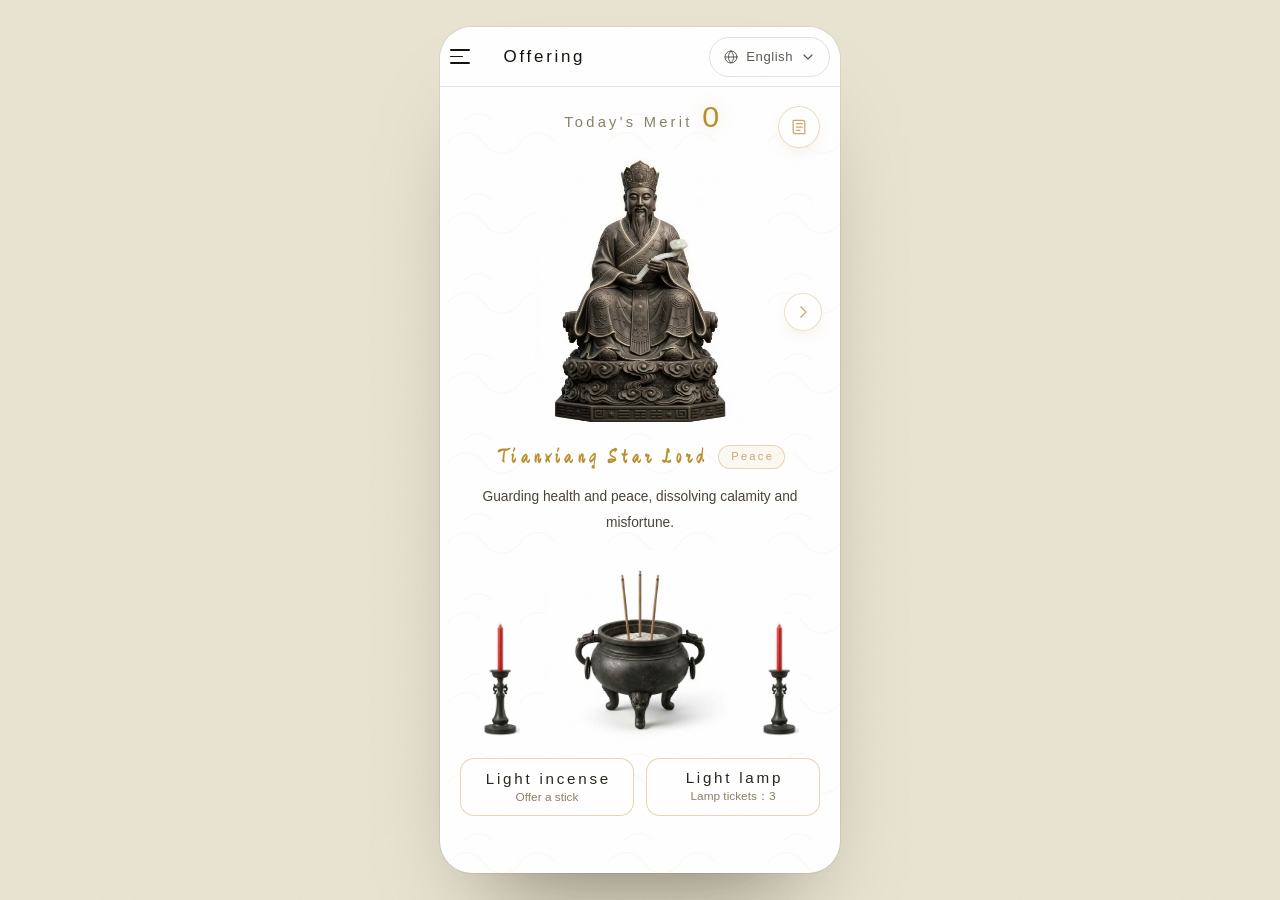
<file: landing/offering.html>
<!DOCTYPE html>
<html lang="zh-CN">
<head>
<meta charset="UTF-8" />
<meta name="viewport" content="width=device-width, initial-scale=1, viewport-fit=cover" />
<title data-i18n="offeringTitle">每日供奉 · Yi-Num</title>
<meta name="description" content="供奉 · Yi-Num 点香供灯，静心祈愿" />
<meta name="theme-color" content="#0A0A0A" />
<link rel="icon" type="image/png" href="assets/logo.png" />
<link rel="preconnect" href="https://fonts.googleapis.com" />
<link rel="preconnect" href="https://fonts.gstatic.com" crossorigin />
<link href="https://fonts.googleapis.com/css2?family=Cormorant+Garamond:wght@300;400;500;600&family=Ma+Shan+Zheng&display=swap" rel="stylesheet" />
<link rel="stylesheet" href="styles.css" />
<link rel="stylesheet" href="app.css" />
<link rel="stylesheet" href="offering.css" />
<!-- 预加载神像图，避免轮播注入后才请求导致明显晚于其它元素出现 -->
<link rel="preload" as="image" href="assets/deity-tianxiang.jpg" />
<link rel="preload" as="image" href="assets/deity-wuqu.jpg" />
<link rel="preload" as="image" href="assets/deity-hongluan.jpg" />
</head>
<body>

<div class="grain" aria-hidden="true"></div>

<div class="app of-app" id="app">

  <!-- ============ Header ============ -->
  <header class="app-header of-header" id="siteHeader">
    <button class="menu-btn" id="burger" type="button"
            aria-label="打开菜单" aria-expanded="false" aria-controls="drawer"
            data-i18n-aria="menuAria">
      <span></span><span></span><span></span>
    </button>

    <h1 class="app-title of-title" data-i18n="offeringPageTitle">每日供奉</h1>

    <div class="lang" id="lang">
      <button class="lang-btn" id="langBtn" type="button"
              aria-haspopup="listbox" aria-expanded="false" aria-controls="langMenu"
              data-i18n-aria="langAria">
        <svg viewBox="0 0 24 24" fill="none" stroke="currentColor" stroke-width="1.5"
             stroke-linecap="round" stroke-linejoin="round" aria-hidden="true">
          <circle cx="12" cy="12" r="9" />
          <path d="M3 12h18" />
          <path d="M12 3c2.5 2.5 3.8 5.6 3.8 9s-1.3 6.5-3.8 9c-2.5-2.5-3.8-5.6-3.8-9S9.5 5.5 12 3z" />
        </svg>
        <span id="langCurrent">简体中文</span>
        <svg class="lang-caret" viewBox="0 0 24 24" fill="none" stroke="currentColor"
             stroke-width="1.8" stroke-linecap="round" stroke-linejoin="round" aria-hidden="true">
          <path d="M6 9l6 6 6-6" />
        </svg>
      </button>

      <ul class="lang-menu" id="langMenu" role="listbox" aria-labelledby="langBtn" hidden>
        <li role="none">
          <button class="lang-opt" type="button" role="option" data-lang="zh-CN" aria-selected="true">
            <span>简体中文</span>
            <svg class="check" viewBox="0 0 24 24" fill="none" stroke="currentColor"
                 stroke-width="2" stroke-linecap="round" stroke-linejoin="round" aria-hidden="true">
              <path d="M20 6L9 17l-5-5" />
            </svg>
          </button>
        </li>
        <li role="none">
          <button class="lang-opt" type="button" role="option" data-lang="en" aria-selected="false">
            <span>English</span>
            <svg class="check" viewBox="0 0 24 24" fill="none" stroke="currentColor"
                 stroke-width="2" stroke-linecap="round" stroke-linejoin="round" aria-hidden="true">
              <path d="M20 6L9 17l-5-5" />
            </svg>
          </button>
        </li>
        <li role="none">
          <button class="lang-opt" type="button" role="option" data-lang="id" aria-selected="false">
            <span>Bahasa Indonesia</span>
            <svg class="check" viewBox="0 0 24 24" fill="none" stroke="currentColor"
                 stroke-width="2" stroke-linecap="round" stroke-linejoin="round" aria-hidden="true">
              <path d="M20 6L9 17l-5-5" />
            </svg>
          </button>
        </li>
      </ul>
    </div>
  </header>

  <!-- ============ 主体 ============ -->
  <main class="app-main of-main" id="ofMain">

    <!-- ① 今日功德 + 香谱入口 -->
    <div class="of-merit">
      <span class="of-merit-label" data-i18n="offeringMerit">今日功德</span>
      <span class="of-merit-num" id="ofMeritNum">0</span>
      <button class="of-tool of-book-btn" id="ofBook" type="button"
              aria-label="香谱" data-i18n-aria="offeringBook">
        <svg viewBox="0 0 24 24" fill="none" stroke="currentColor" stroke-width="1.5"
             stroke-linecap="round" stroke-linejoin="round" aria-hidden="true">
          <path d="M5 4h11a3 3 0 0 1 3 3v13H8a3 3 0 0 1-3-3z" />
          <path d="M9 8h7M9 12h7M9 16h4" />
        </svg>
      </button>
    </div>

    <!-- ② 神像轮播（数据来自 offering.js 的 DEITIES 数组） -->
    <section class="of-stage" aria-roledescription="carousel">
      <button class="of-arrow of-arrow--prev" id="ofPrev" type="button"
              aria-label="上一位" data-i18n-aria="offeringPrevAria">
        <svg viewBox="0 0 24 24" fill="none" stroke="currentColor" stroke-width="1.6"
             stroke-linecap="round" stroke-linejoin="round" aria-hidden="true">
          <path d="M15 5l-7 7 7 7" />
        </svg>
      </button>

      <div class="of-viewport" id="ofViewport">
        <div class="of-track" id="ofTrack"></div>
      </div>

      <button class="of-arrow of-arrow--next" id="ofNext" type="button"
              aria-label="下一位" data-i18n-aria="offeringNextAria">
        <svg viewBox="0 0 24 24" fill="none" stroke="currentColor" stroke-width="1.6"
             stroke-linecap="round" stroke-linejoin="round" aria-hidden="true">
          <path d="M9 5l7 7-7 7" />
        </svg>
      </button>

      <div class="of-caption">
        <div class="of-caption-head">
          <h2 class="of-deity-name" id="ofDeityName">红鸾星君</h2>
          <span class="of-deity-tag" id="ofDeityTag">姻缘</span>
        </div>
        <p class="of-deity-intro" id="ofDeityIntro"></p>
      </div>
    </section>

    <!-- ③ 供台：蜡烛 + 香炉 -->
    <section class="of-altar">
      <!-- 蜡烛（左）：图片本体 + 代码绘制火焰 -->
      <div class="of-candle" id="ofCandleL">
        <img class="of-candle-img" src="assets/candle.jpg" alt="" draggable="false">
        <svg class="of-candle-fx" viewBox="0 0 339 1080" aria-hidden="true">
          <g class="of-candle-flame">
            <path class="of-flame-outer" d="M163 52c6 7.7 9.4 13.2 9.4 18.5 0 6.2-4.1 10.8-9.4 10.8s-9.4-4.6-9.4-10.8c0-5.3 3.4-10.8 9.4-18.5z" />
            <path class="of-flame-inner" d="M163 63c2.8 3.6 4.4 6.1 4.4 8.6 0 2.9-1.9 5-4.4 5s-4.4-2.1-4.4-5c0-2.5 1.6-5 4.4-8.6z" />
          </g>
        </svg>
      </div>

      <!-- 香炉：图片本体 + 代码绘制的点燃效果（火焰 / 香烟） -->
      <div class="of-censer" id="ofCenser">
        <img class="of-censer-img" src="assets/censer.jpg" alt="" draggable="false">
        <!-- 覆盖层：viewBox 底部 220×220 与图片重合，上方 40 单位留给香烟 -->
        <svg class="of-censer-fx" viewBox="0 0 220 260" aria-hidden="true">
          <!-- 香烟 -->
          <g class="of-smoke" id="ofSmoke">
            <path class="of-smoke-line" d="M110 60c-8-10 8-16 0-26s6-14 0-22" />
            <path class="of-smoke-line" d="M92 66c-7-9 7-15 0-24s5-13 0-20" />
            <path class="of-smoke-line" d="M128 66c-7-9 7-15 0-24s5-13 0-20" />
          </g>

          <!-- 三支香顶端的火星 + 火焰（香体本身在图片中） -->
          <g class="of-sticks">
            <g class="of-stick" data-i="0">
              <circle class="of-stick-ember" cx="90" cy="68" r="2.6" />
              <path class="of-stick-flame" d="M90 62c2.6 3.4 4 5.8 4 8 0 2.6-1.8 4.6-4 4.6s-4-2-4-4.6c0-2.2 1.4-4.6 4-8z" />
            </g>
            <g class="of-stick" data-i="1">
              <circle class="of-stick-ember" cx="110" cy="64" r="2.6" />
              <path class="of-stick-flame" d="M110 58c2.6 3.4 4 5.8 4 8 0 2.6-1.8 4.6-4 4.6s-4-2-4-4.6c0-2.2 1.4-4.6 4-8z" />
            </g>
            <g class="of-stick" data-i="2">
              <circle class="of-stick-ember" cx="131" cy="70" r="2.6" />
              <path class="of-stick-flame" d="M131 64c2.6 3.4 4 5.8 4 8 0 2.6-1.8 4.6-4 4.6s-4-2-4-4.6c0-2.2 1.4-4.6 4-8z" />
            </g>
          </g>
        </svg>
      </div>

      <!-- 蜡烛（右）：图片本体 + 代码绘制火焰 -->
      <div class="of-candle" id="ofCandleR">
        <img class="of-candle-img" src="assets/candle.jpg" alt="" draggable="false">
        <svg class="of-candle-fx" viewBox="0 0 339 1080" aria-hidden="true">
          <g class="of-candle-flame">
            <path class="of-flame-outer" d="M163 52c6 7.7 9.4 13.2 9.4 18.5 0 6.2-4.1 10.8-9.4 10.8s-9.4-4.6-9.4-10.8c0-5.3 3.4-10.8 9.4-18.5z" />
            <path class="of-flame-inner" d="M163 63c2.8 3.6 4.4 6.1 4.4 8.6 0 2.9-1.9 5-4.4 5s-4.4-2.1-4.4-5c0-2.5 1.6-5 4.4-8.6z" />
          </g>
        </svg>
      </div>
    </section>

    <!-- ④ 操作区 -->
    <section class="of-actions">
      <button class="of-btn of-btn--incense" id="ofIncenseBtn" type="button">
        <span class="of-btn-label" data-i18n="offeringIncense">点香</span>
        <span class="of-btn-sub" id="ofIncenseSub"></span>
      </button>
      <button class="of-btn of-btn--lamp" id="ofLampBtn" type="button">
        <span class="of-btn-label" data-i18n="offeringLamp">点灯</span>
        <span class="of-btn-sub" id="ofLampSub"></span>
      </button>
    </section>

    <!-- 调试：仅 ?debug=1 时显示 -->
    <div class="of-debug" id="ofDebug" hidden>
      <button class="of-debug-btn" id="ofReset" type="button" data-i18n="offeringReset">重置供奉状态</button>
    </div>
  </main>

  <!-- ============ 底部计时条 ============ -->
  <div class="of-bar" id="ofBar" hidden>
    <div class="of-timer">
      <svg class="of-timer-ico" viewBox="0 0 24 24" fill="none" stroke="currentColor"
           stroke-width="1.6" stroke-linecap="round" stroke-linejoin="round" aria-hidden="true">
        <circle cx="12" cy="13" r="8" />
        <path d="M12 9v4l3 2" />
        <path d="M9 2h6" />
      </svg>
      <span class="of-timer-num" id="ofTimer">00:00</span>
      <em class="of-timer-tag" id="ofTimerTag"></em>
    </div>
    <button class="of-pause" id="ofPause" type="button">
      <span id="ofPauseLabel" data-i18n="offeringPause">暂停</span>
    </button>
  </div>

  <!-- ============ 点灯时长弹窗 ============ -->
  <div class="of-scrim" id="ofScrim" hidden></div>

  <div class="of-sheet" id="ofLampSheet" role="dialog" aria-modal="true"
       aria-labelledby="ofLampSheetTitle" hidden>
    <span class="of-sheet-handle" aria-hidden="true"></span>
    <h3 class="of-sheet-title" id="ofLampSheetTitle" data-i18n="offeringLampTitle">选择点灯时长</h3>
    <p class="of-sheet-sub" data-i18n="offeringLampHint">每 30 分钟消耗 1 张点灯券</p>

    <div class="of-options" id="ofOptions"></div>

    <div class="of-sheet-actions">
      <button class="of-btn of-btn--ghost" id="ofLampCancel" type="button" data-i18n="offeringCancel">取消</button>
      <button class="of-btn of-btn--primary" id="ofLampConfirm" type="button" data-i18n="offeringConfirm">确认</button>
    </div>
  </div>

  <!-- ============ 香谱弹窗 ============ -->
  <div class="of-sheet of-sheet--book" id="ofBookSheet" role="dialog" aria-modal="true"
       aria-labelledby="ofBookSheetTitle" hidden>
    <span class="of-sheet-handle" aria-hidden="true"></span>
    <h3 class="of-sheet-title" id="ofBookSheetTitle" data-i18n="offeringBook">香谱</h3>
    <p class="of-sheet-desc" data-i18n="offeringBookDesc">三炷香，敬天、敬地、敬人心；一炷一愿，心诚则灵。</p>
    <div class="of-records" id="ofRecords"></div>
    <div class="of-sheet-actions">
      <button class="of-btn of-btn--ghost" id="ofBookClose" type="button" data-i18n="offeringClose">关闭</button>
    </div>
  </div>

  <!-- ============ 抽屉菜单遮罩 + 抽屉（右侧滑出） ============ -->
  <div class="scrim" id="scrim" hidden></div>

  <aside class="drawer" id="drawer" hidden aria-label="菜单">
    <div class="drawer-top">
      <a class="drawer-brand" href="index.html">
        <img class="drawer-brand-logo" src="assets/logo.png" alt="" width="30" height="30" />
        <span class="drawer-brand-name">Yi-Num</span>
      </a>
      <button class="drawer-close" id="drawerClose" type="button"
              aria-label="关闭菜单" data-i18n-aria="closeAria">
        <svg viewBox="0 0 24 24" fill="none" stroke="currentColor" stroke-width="1.8"
             stroke-linecap="round" aria-hidden="true">
          <path d="M6 6l12 12M18 6L6 18" />
        </svg>
      </button>
    </div>

    <nav class="drawer-nav" aria-label="主导航">
      <a class="drawer-item" href="index.html">
        <svg viewBox="0 0 24 24" fill="none" stroke="currentColor" stroke-width="1.6"
             stroke-linecap="round" stroke-linejoin="round" aria-hidden="true">
          <path d="M4 11l8-6 8 6" />
          <path d="M6 10v9h12v-9" />
          <path d="M10 19v-5h4v5" />
        </svg>
        <span data-i18n="navHome">首页</span>
      </a>
      <a class="drawer-item" href="destiny.html">
        <svg viewBox="0 0 24 24" fill="none" stroke="currentColor" stroke-width="1.6"
             stroke-linecap="round" stroke-linejoin="round" aria-hidden="true">
          <circle cx="12" cy="12" r="9" />
          <path d="M15.2 8.8l-2.1 4.6-4.3 2 2.1-4.6z" />
        </svg>
        <span data-i18n="navDestiny">命格数字</span>
      </a>
      <a class="drawer-item" href="lucky-open.html">
        <svg viewBox="0 0 24 24" fill="none" stroke="currentColor" stroke-width="1.6"
             stroke-linecap="round" stroke-linejoin="round" aria-hidden="true">
          <circle cx="12" cy="12" r="9" />
          <path d="M12 7v5l3.5 2" />
        </svg>
        <span data-i18n="navLuckyTime">今日吉时</span>
      </a>
      <a class="drawer-item" href="ask.html">
        <svg viewBox="0 0 24 24" fill="none" stroke="currentColor" stroke-width="1.6"
             stroke-linecap="round" stroke-linejoin="round" aria-hidden="true">
          <path d="M4 5h16v11H8l-4 4z" />
        </svg>
        <span data-i18n="navAsk">定制问事</span>
      </a>
      <a class="drawer-item" href="ziwei.html">
        <svg viewBox="0 0 24 24" fill="none" stroke="currentColor" stroke-width="1.6"
             stroke-linecap="round" stroke-linejoin="round" aria-hidden="true">
          <circle cx="12" cy="12" r="9" />
          <path d="M12 3v18" />
          <path d="M3 12h18" />
          <path d="M5.6 5.6l12.8 12.8" />
        </svg>
        <span data-i18n="navZiwei">紫微斗数</span>
      </a>
      <a class="drawer-item is-active" href="offering.html" aria-current="page">
        <svg viewBox="0 0 24 24" fill="none" stroke="currentColor" stroke-width="1.6"
             stroke-linecap="round" stroke-linejoin="round" aria-hidden="true">
          <path d="M12 4c1.5 1.7 2.4 3.4 2.4 5A2.4 2.4 0 0 1 12 11.4 2.4 2.4 0 0 1 9.6 9c0-1.6.9-3.3 2.4-5z" />
          <path d="M5.5 13.5h13" />
          <path d="M7.5 13.5v2.8A3.2 3.2 0 0 0 10.7 19.5h2.6a3.2 3.2 0 0 0 3.2-3.2v-2.8" />
        </svg>
        <span data-i18n="navOffering">每日供奉</span>
      </a>
      <a class="drawer-item" href="about.html">
        <svg viewBox="0 0 24 24" fill="none" stroke="currentColor" stroke-width="1.6"
             stroke-linecap="round" stroke-linejoin="round" aria-hidden="true">
          <circle cx="12" cy="12" r="9" />
          <path d="M12 11v5" />
          <path d="M12 7.5h.01" />
        </svg>
        <span data-i18n="navAbout">关于</span>
      </a>
    </nav>

    <div class="drawer-foot">
      <a class="drawer-user" href="profile.html">
        <span class="drawer-avatar" aria-hidden="true">易</span>
        <span class="drawer-user-meta">
          <span class="drawer-user-name">未登录</span>
          <span class="drawer-user-sub">点击登录</span>
        </span>
        <svg class="drawer-user-caret" viewBox="0 0 24 24" fill="none" stroke="currentColor"
             stroke-width="1.8" stroke-linecap="round" stroke-linejoin="round" aria-hidden="true">
          <path d="M6 15l6-6 6 6" />
        </svg>
      </a>
    </div>
  </aside>

</div>

<script src="config.js"></script>
<script src="i18n.js"></script>
<script src="offering.js"></script>
<script src="drawer-user.js"></script>
</body>
</html>
</file>
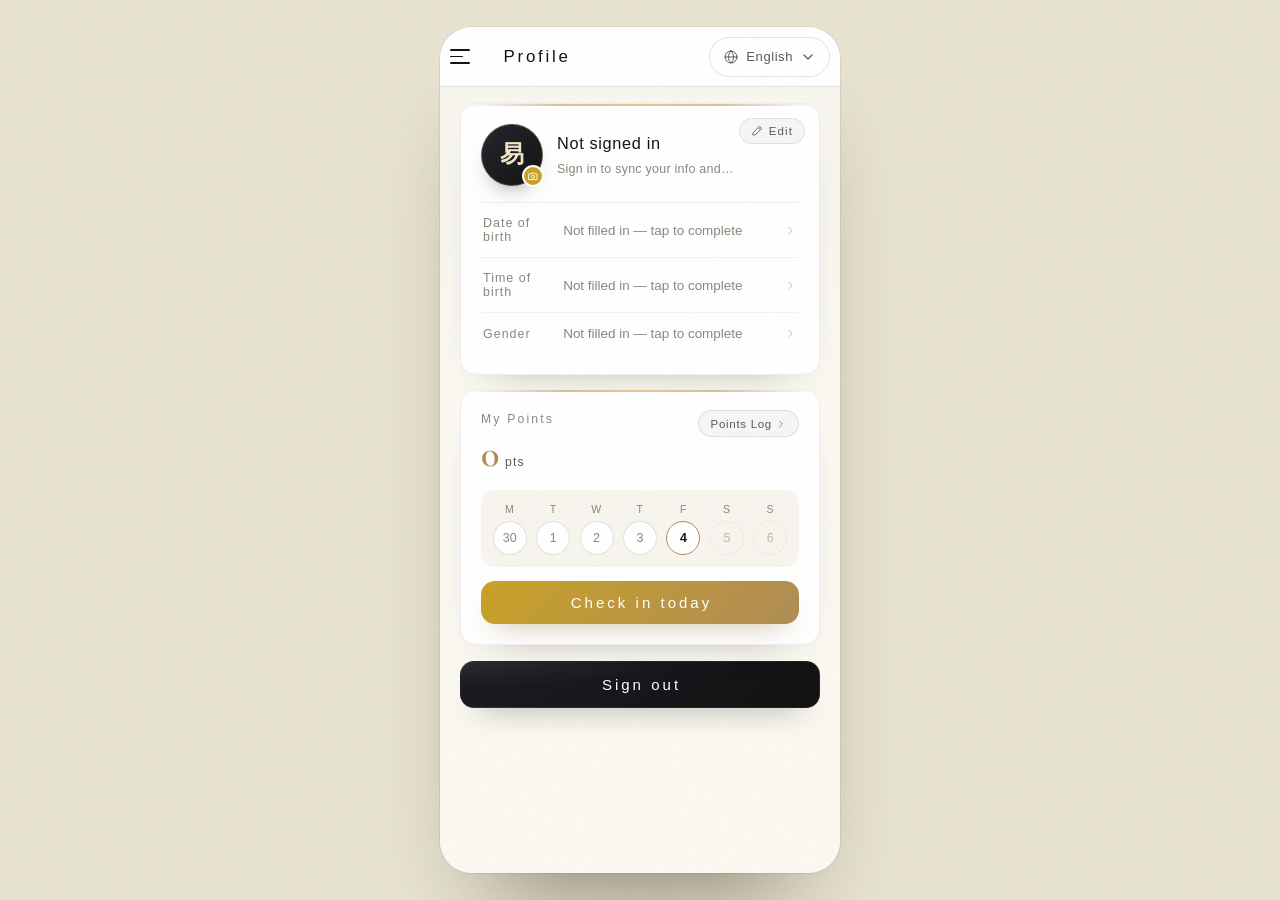
<file: landing/profile.html>
<!DOCTYPE html>
<html lang="zh-CN">
<head>
<meta charset="UTF-8" />
<meta name="viewport" content="width=device-width, initial-scale=1, viewport-fit=cover" />
<title data-i18n="profileMetaTitle">个人中心 · Yi-Num</title>
<meta name="description" content="Yi-Num 个人中心：管理你的生辰资料、积分与每日打卡。" />
<meta name="theme-color" content="#F3F1E5" />
<link rel="icon" type="image/png" href="assets/logo.png" />
<link rel="preconnect" href="https://fonts.googleapis.com" />
<link rel="preconnect" href="https://fonts.gstatic.com" crossorigin />
<link href="https://fonts.googleapis.com/css2?family=Cormorant+Garamond:wght@300;400;500;600&family=Ma+Shan+Zheng&display=swap" rel="stylesheet" />
<link rel="stylesheet" href="styles.css" />
<link rel="stylesheet" href="app.css" />
<!-- 复用【命数】页的表单 / 滚轮套件，保证视觉与交互统一 -->
<link rel="stylesheet" href="destiny.css" />
<link rel="stylesheet" href="profile.css" />
</head>
<body>

<div class="grain" aria-hidden="true"></div>
<div class="halo" aria-hidden="true"></div>

<div class="app" id="app">

  <!-- ============ Header（与命数页一致） ============ -->
  <header class="app-header">
    <button class="menu-btn" id="burger" type="button"
            aria-label="打开菜单" aria-expanded="false" aria-controls="drawer"
            data-i18n-aria="menuAria">
      <span></span><span></span><span></span>
    </button>

    <h1 class="app-title" data-i18n="profilePageTitle">个人中心</h1>

    <div class="lang" id="lang">
      <button class="lang-btn" id="langBtn" type="button"
              aria-haspopup="listbox" aria-expanded="false" aria-controls="langMenu"
              data-i18n-aria="langAria">
        <svg viewBox="0 0 24 24" fill="none" stroke="currentColor" stroke-width="1.5"
             stroke-linecap="round" stroke-linejoin="round" aria-hidden="true">
          <circle cx="12" cy="12" r="9" />
          <path d="M3 12h18" />
          <path d="M12 3c2.5 2.5 3.8 5.6 3.8 9s-1.3 6.5-3.8 9c-2.5-2.5-3.8-5.6-3.8-9S9.5 5.5 12 3z" />
        </svg>
        <span id="langCurrent">简体中文</span>
        <svg class="lang-caret" viewBox="0 0 24 24" fill="none" stroke="currentColor"
             stroke-width="1.8" stroke-linecap="round" stroke-linejoin="round" aria-hidden="true">
          <path d="M6 9l6 6 6-6" />
        </svg>
      </button>

      <ul class="lang-menu" id="langMenu" role="listbox" aria-labelledby="langBtn" hidden>
        <li role="none">
          <button class="lang-opt" type="button" role="option" data-lang="zh-CN" aria-selected="true">
            <span>简体中文</span>
            <svg class="check" viewBox="0 0 24 24" fill="none" stroke="currentColor"
                 stroke-width="2" stroke-linecap="round" stroke-linejoin="round" aria-hidden="true">
              <path d="M20 6L9 17l-5-5" />
            </svg>
          </button>
        </li>
        <li role="none">
          <button class="lang-opt" type="button" role="option" data-lang="en" aria-selected="false">
            <span>English</span>
            <svg class="check" viewBox="0 0 24 24" fill="none" stroke="currentColor"
                 stroke-width="2" stroke-linecap="round" stroke-linejoin="round" aria-hidden="true">
              <path d="M20 6L9 17l-5-5" />
            </svg>
          </button>
        </li>
        <li role="none">
          <button class="lang-opt" type="button" role="option" data-lang="id" aria-selected="false">
            <span>Bahasa Indonesia</span>
            <svg class="check" viewBox="0 0 24 24" fill="none" stroke="currentColor"
                 stroke-width="2" stroke-linecap="round" stroke-linejoin="round" aria-hidden="true">
              <path d="M20 6L9 17l-5-5" />
            </svg>
          </button>
        </li>
      </ul>
    </div>
  </header>

  <!-- ============ 主体 ============ -->
  <main class="app-main">
    <div class="profile">

      <!-- ① 个人资料卡 -->
      <section class="p-card p-card--profile reveal">
        <button class="p-edit" id="editTrigger" type="button" data-i18n-aria="profileEditAria">
          <svg viewBox="0 0 24 24" fill="none" stroke="currentColor" stroke-width="1.6"
               stroke-linecap="round" stroke-linejoin="round" aria-hidden="true">
            <path d="M4 20h4l10-10a2.8 2.8 0 0 0-4-4L4 16z" />
            <path d="M13.5 6.5l4 4" />
          </svg>
          <span data-i18n="profileEdit">编辑</span>
        </button>

        <div class="p-id">
          <button class="p-avatar" id="avatarBtn" type="button" data-i18n-aria="profileAvatarAria">
            <span class="p-avatar-text" id="avatarText">易</span>
            <span class="p-avatar-badge" aria-hidden="true">
              <svg viewBox="0 0 24 24" fill="none" stroke="currentColor" stroke-width="1.8"
                   stroke-linecap="round" stroke-linejoin="round">
                <path d="M4 8h3l1.5-2h7L17 8h3v11H4z" />
                <circle cx="12" cy="13" r="3.2" />
              </svg>
            </span>
          </button>

          <div class="p-id-meta">
            <p class="p-nick" id="nickText">昵称</p>
            <p class="p-mail" id="mailText">user@example.com</p>
          </div>
        </div>

        <div class="p-facts">
          <button class="p-fact" type="button" data-edit-field="birth">
            <span class="p-fact-k" data-i18n="labelBirth">出生年月日</span>
            <span class="p-fact-v" id="factBirth">未填写，点击完善</span>
            <svg viewBox="0 0 24 24" fill="none" stroke="currentColor" stroke-width="1.8"
                 stroke-linecap="round" stroke-linejoin="round" aria-hidden="true">
              <path d="M9 6l6 6-6 6" />
            </svg>
          </button>

          <button class="p-fact" type="button" data-edit-field="time">
            <span class="p-fact-k" data-i18n="labelTime">出生时间</span>
            <span class="p-fact-v" id="factTime">未填写，点击完善</span>
            <svg viewBox="0 0 24 24" fill="none" stroke="currentColor" stroke-width="1.8"
                 stroke-linecap="round" stroke-linejoin="round" aria-hidden="true">
              <path d="M9 6l6 6-6 6" />
            </svg>
          </button>

          <button class="p-fact" type="button" data-edit-field="gender">
            <span class="p-fact-k" data-i18n="labelGender">性别</span>
            <span class="p-fact-v" id="factGender">未填写，点击完善</span>
            <svg viewBox="0 0 24 24" fill="none" stroke="currentColor" stroke-width="1.8"
                 stroke-linecap="round" stroke-linejoin="round" aria-hidden="true">
              <path d="M9 6l6 6-6 6" />
            </svg>
          </button>
        </div>
      </section>

      <!-- ② 积分卡 -->
      <section class="p-card p-card--points reveal">
        <div class="p-points-head">
          <div class="p-points-meta">
            <p class="p-points-k" data-i18n="profilePoints">我的积分</p>
            <p class="p-points-v">
              <span id="pointsNum">0</span><span class="p-points-unit" data-i18n="profilePointsUnit">分</span>
            </p>
          </div>

          <button class="p-ghost" id="historyBtn" type="button" data-i18n-aria="profileHistoryAria">
            <span data-i18n="profileHistory">积分记录</span>
            <svg viewBox="0 0 24 24" fill="none" stroke="currentColor" stroke-width="1.8"
                 stroke-linecap="round" stroke-linejoin="round" aria-hidden="true">
              <path d="M9 6l6 6-6 6" />
            </svg>
          </button>
        </div>

        <div class="p-week" id="weekStrip" role="group" aria-label="打卡"></div>

        <button class="p-checkin" id="checkinBtn" type="button" data-i18n="profileCheckin">今日打卡</button>
      </section>

      <!-- ③ 退出登录 -->
      <button class="p-signout" id="signoutBtn" type="button" data-i18n="profileSignOut">退出登录</button>

    </div>
  </main>

  <!-- ============ 弹层遮罩 ============ -->
  <div class="picker-mask" id="sheetMask" hidden></div>

  <!-- ============ 编辑资料弹层 ============ -->
  <div class="picker-sheet p-sheet" id="editSheet" role="dialog" aria-modal="true"
       aria-labelledby="editTitle" hidden>
    <div class="picker-head">
      <button type="button" class="picker-cancel" id="editCancel" data-i18n="pickerCancel">取消</button>
      <span class="picker-title" id="editTitle" data-i18n="profileEditTitle">编辑资料</span>
      <span class="picker-head-space" aria-hidden="true"></span>
    </div>

    <div class="p-sheet-body">
      <p class="p-sheet-note" data-i18n="profileEditSub">保存后同步至【命格数字】，命理结果需重新推演。</p>

      <div class="p-field">
        <span class="p-field-label" data-i18n="labelBirth">出生年月日</span>
        <div class="select-wrap">
          <select class="select" id="editYear" aria-label="年" hidden></select>
          <select class="select" id="editMonth" aria-label="月" hidden></select>
          <select class="select" id="editDay" aria-label="日" hidden></select>
          <button type="button" class="select picker-trigger" id="dateTrigger"
                  aria-haspopup="dialog">
            <span id="dateTriggerText">出生年月日</span>
          </button>
        </div>
      </div>

      <div class="p-field">
        <span class="p-field-label" data-i18n="labelTime">出生时间</span>
        <div class="select-wrap">
          <select class="select" id="editHour" aria-label="时辰" hidden></select>
          <button type="button" class="select picker-trigger" id="hourTrigger"
                  aria-haspopup="dialog">
            <span id="hourTriggerText">时辰</span>
          </button>
        </div>
        <label class="switch">
          <input type="checkbox" id="unknownTime" />
          <span class="switch-track" aria-hidden="true"><span class="switch-thumb"></span></span>
          <span class="switch-text" data-i18n="unknownTime">不清楚具体时间</span>
        </label>
      </div>

      <div class="p-field">
        <span class="p-field-label" data-i18n="labelGender">性别</span>
        <div class="select-wrap">
          <select class="select" id="editGender" aria-label="性别" hidden></select>
          <button type="button" class="select picker-trigger" id="genderTrigger"
                  aria-haspopup="dialog">
            <span id="genderTriggerText">请选择</span>
          </button>
        </div>
      </div>

      <p class="form-error" id="editError" role="alert" hidden></p>
      <button class="btn-submit" id="editSave" type="button" data-i18n="profileSave">保存</button>
    </div>
  </div>

  <!-- ============ 积分记录弹层 ============ -->
  <div class="picker-sheet p-sheet" id="historySheet" role="dialog" aria-modal="true"
       aria-labelledby="historyTitle" hidden>
    <div class="picker-head">
      <button type="button" class="picker-cancel" id="historyCancel" data-i18n="pickerCancel">取消</button>
      <span class="picker-title" id="historyTitle" data-i18n="profileHistory">积分记录</span>
      <span class="picker-head-space" aria-hidden="true"></span>
    </div>
    <div class="p-sheet-body">
      <ul class="p-history" id="historyList"></ul>
      <p class="p-empty-box" id="historyEmpty" hidden data-i18n="profileHistoryEmpty">暂无记录</p>
    </div>
  </div>

  <!-- ============ 滚轮选择器（与命数页同款，置于弹层之上） ============ -->
  <div class="picker-mask" id="pickerMask" hidden></div>
  <div class="picker-sheet" id="pickerSheet" role="dialog" aria-modal="true" aria-label="请选择" hidden>
    <div class="picker-head">
      <button type="button" class="picker-cancel" id="pickerCancel" data-i18n="pickerCancel">取消</button>
      <span class="picker-title" id="pickerTitle">请选择</span>
      <button type="button" class="picker-confirm" id="pickerConfirm" data-i18n="pickerDone">完成</button>
    </div>
    <div class="picker-units" id="pickerUnits" hidden></div>
    <div class="picker-viewport">
      <div class="picker-cols" id="pickerCols"></div>
      <div class="picker-indicator" aria-hidden="true"></div>
    </div>
  </div>

  <!-- ============ 抽屉菜单 ============ -->
  <div class="scrim" id="scrim" hidden></div>
  <aside class="drawer" id="drawer" hidden aria-label="菜单">
    <div class="drawer-top">
      <a class="drawer-brand" href="index.html">
        <img class="drawer-brand-logo" src="assets/logo.png" alt="" width="30" height="30" />
        <span class="drawer-brand-name">Yi-Num</span>
      </a>
      <button class="drawer-close" id="drawerClose" type="button"
              aria-label="关闭菜单" data-i18n-aria="closeAria">
        <svg viewBox="0 0 24 24" fill="none" stroke="currentColor" stroke-width="1.8"
             stroke-linecap="round" aria-hidden="true">
          <path d="M6 6l12 12M18 6L6 18" />
        </svg>
      </button>
    </div>

    <nav class="drawer-nav" aria-label="主导航">
      <a class="drawer-item" href="index.html">
        <svg viewBox="0 0 24 24" fill="none" stroke="currentColor" stroke-width="1.6"
             stroke-linecap="round" stroke-linejoin="round" aria-hidden="true">
          <path d="M4 11l8-6 8 6" />
          <path d="M6 10v9h12v-9" />
          <path d="M10 19v-5h4v5" />
        </svg>
        <span data-i18n="navHome">首页</span>
      </a>
      <a class="drawer-item" href="destiny.html">
        <svg viewBox="0 0 24 24" fill="none" stroke="currentColor" stroke-width="1.6"
             stroke-linecap="round" stroke-linejoin="round" aria-hidden="true">
          <circle cx="12" cy="12" r="9" />
          <path d="M15.2 8.8l-2.1 4.6-4.3 2 2.1-4.6z" />
        </svg>
        <span data-i18n="navDestiny">命格数字</span>
      </a>
      <a class="drawer-item" href="lucky-open.html">
        <svg viewBox="0 0 24 24" fill="none" stroke="currentColor" stroke-width="1.6"
             stroke-linecap="round" stroke-linejoin="round" aria-hidden="true">
          <circle cx="12" cy="12" r="9" />
          <path d="M12 7v5l3.5 2" />
        </svg>
        <span data-i18n="navLuckyTime">今日吉时</span>
      </a>
      <a class="drawer-item" href="ask.html">
        <svg viewBox="0 0 24 24" fill="none" stroke="currentColor" stroke-width="1.6"
             stroke-linecap="round" stroke-linejoin="round" aria-hidden="true">
          <path d="M4 5h16v11H8l-4 4z" />
        </svg>
        <span data-i18n="navAsk">定制问事</span>
      </a>
      <a class="drawer-item" href="ziwei.html">
        <svg viewBox="0 0 24 24" fill="none" stroke="currentColor" stroke-width="1.6"
             stroke-linecap="round" stroke-linejoin="round" aria-hidden="true">
          <circle cx="12" cy="12" r="9" />
          <path d="M12 3v18" />
          <path d="M3 12h18" />
          <path d="M5.6 5.6l12.8 12.8" />
        </svg>
        <span data-i18n="navZiwei">紫微斗数</span>
      </a>
      <a class="drawer-item" href="offering.html">
        <svg viewBox="0 0 24 24" fill="none" stroke="currentColor" stroke-width="1.6"
             stroke-linecap="round" stroke-linejoin="round" aria-hidden="true">
          <path d="M12 4c1.5 1.7 2.4 3.4 2.4 5A2.4 2.4 0 0 1 12 11.4 2.4 2.4 0 0 1 9.6 9c0-1.6.9-3.3 2.4-5z" />
          <path d="M5.5 13.5h13" />
          <path d="M7.5 13.5v2.8A3.2 3.2 0 0 0 10.7 19.5h2.6a3.2 3.2 0 0 0 3.2-3.2v-2.8" />
        </svg>
        <span data-i18n="navOffering">每日供奉</span>
      </a>
      <a class="drawer-item" href="about.html">
        <svg viewBox="0 0 24 24" fill="none" stroke="currentColor" stroke-width="1.6"
             stroke-linecap="round" stroke-linejoin="round" aria-hidden="true">
          <circle cx="12" cy="12" r="9" />
          <path d="M12 11v5" />
          <path d="M12 7.5h.01" />
        </svg>
        <span data-i18n="navAbout">关于</span>
      </a>
    </nav>

    <div class="drawer-foot">
      <a class="drawer-user" href="profile.html">
        <span class="drawer-avatar" aria-hidden="true">易</span>
        <span class="drawer-user-meta">
          <span class="drawer-user-name">未登录</span>
          <span class="drawer-user-sub">点击登录</span>
        </span>
        <svg class="drawer-user-caret" viewBox="0 0 24 24" fill="none" stroke="currentColor"
             stroke-width="1.8" stroke-linecap="round" stroke-linejoin="round" aria-hidden="true">
          <path d="M6 15l6-6 6 6" />
        </svg>
      </a>
    </div>
  </aside>

</div>

<script src="config.js"></script>
<script src="i18n.js"></script>
<script src="user.js"></script>
<script src="auth.js"></script>
<script src="profile.js"></script>
<script src="drawer-user.js"></script>
</body>
</html>
</file>
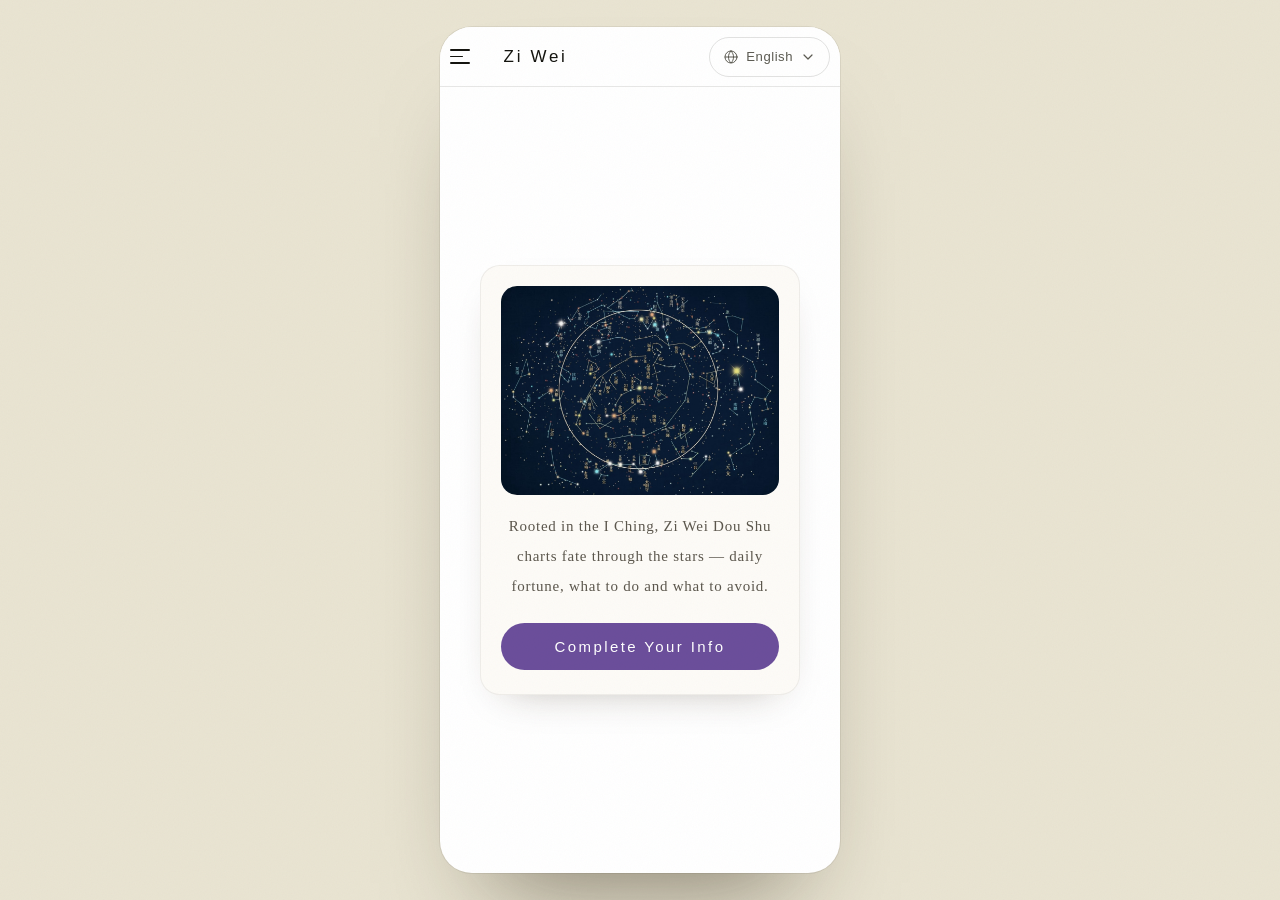
<file: landing/ziwei-result.html>
<!DOCTYPE html>
<html lang="zh-CN">
<head>
<meta charset="UTF-8" />
<meta name="viewport" content="width=device-width, initial-scale=1, viewport-fit=cover" />
<title data-i18n="ziweiTitle">紫微斗数 · Yi-Num</title>
<meta name="description" content="紫微斗数 · 每日运势推演" />
<meta name="theme-color" content="#F3F1E5" />
<link rel="icon" type="image/png" href="assets/logo.png" />
<link rel="preconnect" href="https://fonts.googleapis.com" />
<link rel="preconnect" href="https://fonts.gstatic.com" crossorigin />
<link href="https://fonts.googleapis.com/css2?family=Cormorant+Garamond:wght@300;400;500;600&family=Ma+Shan+Zheng&display=swap" rel="stylesheet" />
<link rel="stylesheet" href="styles.css" />
<link rel="stylesheet" href="app.css" />
<link rel="stylesheet" href="ziwei.css?v=20260920e" />
<script src="user.js"></script>   <!-- 全局用户信息（与命格数字页共用出生信息） -->
</head>
<body>

<div class="grain" aria-hidden="true"></div>
<div class="halo" aria-hidden="true"></div>

<div class="app" id="app">

  <!-- ============ Header（复用现有结构） ============ -->
  <header class="app-header" id="siteHeader">
    <button class="menu-btn" id="burger" type="button"
            aria-label="打开菜单" aria-expanded="false" aria-controls="drawer"
            data-i18n-aria="menuAria">
      <span></span><span></span><span></span>
    </button>

    <h1 class="app-title" data-i18n="navZiwei">紫微斗数</h1>

    <div class="lang" id="lang">
      <button class="lang-btn" id="langBtn" type="button"
              aria-haspopup="listbox" aria-expanded="false" aria-controls="langMenu"
              data-i18n-aria="langAria">
        <svg viewBox="0 0 24 24" fill="none" stroke="currentColor" stroke-width="1.5"
             stroke-linecap="round" stroke-linejoin="round" aria-hidden="true">
          <circle cx="12" cy="12" r="9" />
          <path d="M3 12h18" />
          <path d="M12 3c2.5 2.5 3.8 5.6 3.8 9s-1.3 6.5-3.8 9c-2.5-2.5-3.8-5.6-3.8-9S9.5 5.5 12 3z" />
        </svg>
        <span id="langCurrent">简体中文</span>
        <svg class="lang-caret" viewBox="0 0 24 24" fill="none" stroke="currentColor"
             stroke-width="1.8" stroke-linecap="round" stroke-linejoin="round" aria-hidden="true">
          <path d="M6 9l6 6 6-6" />
        </svg>
      </button>

      <ul class="lang-menu" id="langMenu" role="listbox" aria-labelledby="langBtn" hidden>
        <li role="none">
          <button class="lang-opt" type="button" role="option" data-lang="zh-CN" aria-selected="true">
            <span>简体中文</span>
            <svg class="check" viewBox="0 0 24 24" fill="none" stroke="currentColor"
                 stroke-width="2" stroke-linecap="round" stroke-linejoin="round" aria-hidden="true">
              <path d="M20 6L9 17l-5-5" />
            </svg>
          </button>
        </li>
        <li role="none">
          <button class="lang-opt" type="button" role="option" data-lang="en" aria-selected="false">
            <span>English</span>
            <svg class="check" viewBox="0 0 24 24" fill="none" stroke="currentColor"
                 stroke-width="2" stroke-linecap="round" stroke-linejoin="round" aria-hidden="true">
              <path d="M20 6L9 17l-5-5" />
            </svg>
          </button>
        </li>
        <li role="none">
          <button class="lang-opt" type="button" role="option" data-lang="id" aria-selected="false">
            <span>Bahasa Indonesia</span>
            <svg class="check" viewBox="0 0 24 24" fill="none" stroke="currentColor"
                 stroke-width="2" stroke-linecap="round" stroke-linejoin="round" aria-hidden="true">
              <path d="M20 6L9 17l-5-5" />
            </svg>
          </button>
        </li>
      </ul>
    </div>
  </header>

  <!-- ============ 主体：运势结果（不含发起算卦卡片） ============ -->
  <main class="app-main">
    <div class="zw" id="zw">

      <div class="zw-results" id="zwResults" hidden>
        <!-- 整体运势：深色卡 -->
        <section class="zw-card zw-overall">
          <h3 class="zw-card-title" data-i18n="ziweiOverall">整体运势</h3>
          <p class="zw-card-text" id="zwOverallText"></p>
        </section>

        <!-- 事业 / 财运 / 感情 / 健康 -->
        <div class="zw-grid">
          <section class="zw-card zw-item">
            <h3 class="zw-card-title" data-i18n="ziweiCareer">事业</h3>
            <p class="zw-card-text" id="zwCareerText"></p>
          </section>
          <section class="zw-card zw-item is-gold">
            <h3 class="zw-card-title" data-i18n="ziweiWealth">财运</h3>
            <p class="zw-card-text" id="zwWealthText"></p>
          </section>
          <section class="zw-card zw-item">
            <h3 class="zw-card-title" data-i18n="ziweiLove">感情</h3>
            <p class="zw-card-text" id="zwLoveText"></p>
          </section>
          <section class="zw-card zw-item is-gold">
            <h3 class="zw-card-title" data-i18n="ziweiHealth">健康</h3>
            <p class="zw-card-text" id="zwHealthText"></p>
          </section>
        </div>

        <!-- 幸运色 & 幸运数字 -->
        <section class="zw-card zw-lucky">
          <div class="zw-lucky-left">
            <span class="zw-swatch" id="zwSwatch" aria-hidden="true"></span>
            <span class="zw-color-name" id="zwColorName"></span>
          </div>
          <div class="zw-nums" id="zwNums" role="group" aria-label="幸运数字"></div>
        </section>

        <!-- 宜 & 忌 -->
        <section class="zw-card zw-yiji">
          <div class="zw-yi">
            <h4 data-i18n="ziweiSuitable">宜</h4>
            <ul class="zw-list" id="zwYiList"></ul>
          </div>
          <div class="zw-ji">
            <h4 data-i18n="ziweiAvoid">忌</h4>
            <ul class="zw-list" id="zwJiList"></ul>
          </div>
        </section>

        <!-- 重新推演（弱化） -->
        <div class="zw-footer">
          <button class="zw-btn zw-btn-ghost" id="zwRedo" type="button" data-i18n="ziweiRedo">重新推演</button>
        </div>
      </div>

    </div>
  </main>

  <!-- ============ 加载层（紫色星盘，用于重新推演） ============ -->
  <div class="zw-loading" id="zwLoading" hidden aria-live="polite">
    <span class="zw-disc" aria-hidden="true"></span>
    <p class="zw-loading-text" data-i18n="deriving">推演中…</p>
  </div>

  <!-- ============ 抽屉菜单（右侧滑出） ============ -->
  <div class="scrim" id="scrim" hidden></div>
  <aside class="drawer" id="drawer" hidden aria-label="菜单">
    <div class="drawer-top">
      <a class="drawer-brand" href="index.html">
        <img class="drawer-brand-logo" src="assets/logo.png" alt="" width="30" height="30" />
        <span class="drawer-brand-name">Yi-Num</span>
      </a>
      <button class="drawer-close" id="drawerClose" type="button"
              aria-label="关闭菜单" data-i18n-aria="closeAria">
        <svg viewBox="0 0 24 24" fill="none" stroke="currentColor" stroke-width="1.8"
             stroke-linecap="round" aria-hidden="true">
          <path d="M6 6l12 12M18 6L6 18" />
        </svg>
      </button>
    </div>

    <nav class="drawer-nav" aria-label="主导航">
      <a class="drawer-item" href="index.html">
        <svg viewBox="0 0 24 24" fill="none" stroke="currentColor" stroke-width="1.6"
             stroke-linecap="round" stroke-linejoin="round" aria-hidden="true">
          <path d="M4 11l8-6 8 6" />
          <path d="M6 10v9h12v-9" />
          <path d="M10 19v-5h4v5" />
        </svg>
        <span data-i18n="navHome">首页</span>
      </a>
      <a class="drawer-item" href="destiny.html">
        <svg viewBox="0 0 24 24" fill="none" stroke="currentColor" stroke-width="1.6"
             stroke-linecap="round" stroke-linejoin="round" aria-hidden="true">
          <circle cx="12" cy="12" r="9" />
          <path d="M15.2 8.8l-2.1 4.6-4.3 2 2.1-4.6z" />
        </svg>
        <span data-i18n="navDestiny">命格数字</span>
      </a>
      <a class="drawer-item" href="lucky-open.html">
        <svg viewBox="0 0 24 24" fill="none" stroke="currentColor" stroke-width="1.6"
             stroke-linecap="round" stroke-linejoin="round" aria-hidden="true">
          <circle cx="12" cy="12" r="9" />
          <path d="M12 7v5l3.5 2" />
        </svg>
        <span data-i18n="navLuckyTime">今日吉时</span>
      </a>
      <a class="drawer-item" href="ask.html">
        <svg viewBox="0 0 24 24" fill="none" stroke="currentColor" stroke-width="1.6"
             stroke-linecap="round" stroke-linejoin="round" aria-hidden="true">
          <path d="M4 5h16v11H8l-4 4z" />
        </svg>
        <span data-i18n="navAsk">定制问事</span>
      </a>
      <a class="drawer-item is-active" href="ziwei.html" aria-current="page">
        <svg viewBox="0 0 24 24" fill="none" stroke="currentColor" stroke-width="1.6"
             stroke-linecap="round" stroke-linejoin="round" aria-hidden="true">
          <circle cx="12" cy="12" r="9" />
          <path d="M12 3v18" />
          <path d="M3 12h18" />
          <path d="M5.6 5.6l12.8 12.8" />
        </svg>
        <span data-i18n="navZiwei">紫微斗数</span>
      </a>
      <a class="drawer-item" href="offering.html">
        <svg viewBox="0 0 24 24" fill="none" stroke="currentColor" stroke-width="1.6"
             stroke-linecap="round" stroke-linejoin="round" aria-hidden="true">
          <path d="M12 4c1.5 1.7 2.4 3.4 2.4 5A2.4 2.4 0 0 1 12 11.4 2.4 2.4 0 0 1 9.6 9c0-1.6.9-3.3 2.4-5z" />
          <path d="M5.5 13.5h13" />
          <path d="M7.5 13.5v2.8A3.2 3.2 0 0 0 10.7 19.5h2.6a3.2 3.2 0 0 0 3.2-3.2v-2.8" />
        </svg>
        <span data-i18n="navOffering">供奉</span>
      </a>
      <a class="drawer-item" href="about.html">
        <svg viewBox="0 0 24 24" fill="none" stroke="currentColor" stroke-width="1.6"
             stroke-linecap="round" stroke-linejoin="round" aria-hidden="true">
          <circle cx="12" cy="12" r="9" />
          <path d="M12 11v5" />
          <path d="M12 7.5h.01" />
        </svg>
        <span data-i18n="navAbout">关于</span>
      </a>
    </nav>

    <div class="drawer-foot">
      <a class="drawer-user" href="profile.html">
        <span class="drawer-avatar" aria-hidden="true">易</span>
        <span class="drawer-user-meta">
          <span class="drawer-user-name">未登录</span>
          <span class="drawer-user-sub">点击登录</span>
        </span>
        <svg class="drawer-user-caret" viewBox="0 0 24 24" fill="none" stroke="currentColor"
             stroke-width="1.8" stroke-linecap="round" stroke-linejoin="round" aria-hidden="true">
          <path d="M6 15l6-6 6 6" />
        </svg>
      </a>
    </div>
  </aside>

</div>

<script src="config.js"></script>
<script src="i18n.js"></script>
<script src="ziwei-api.js"></script>
<script src="ziwei-result.js"></script>
<script src="drawer-user.js"></script>
</body>
</html>
</file>
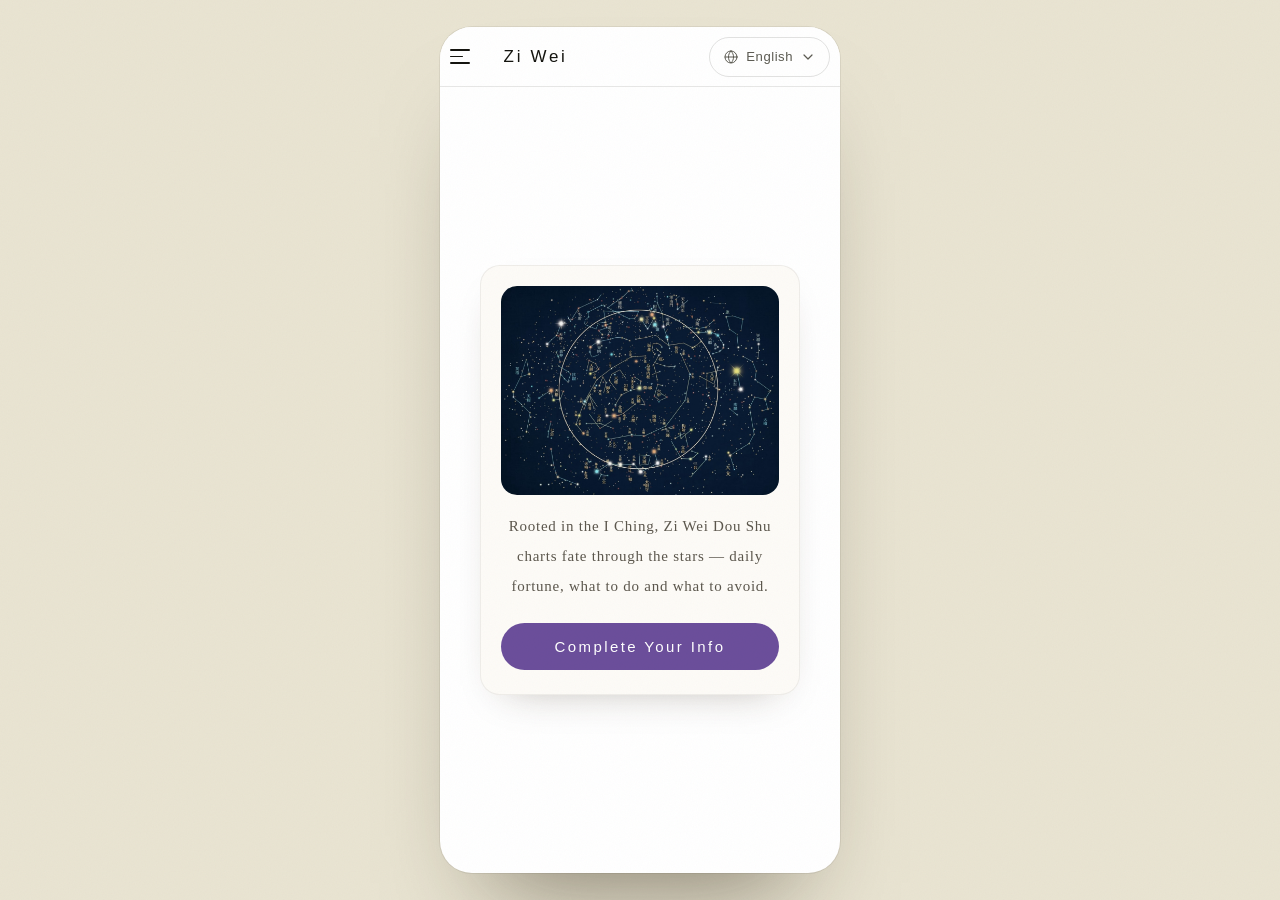
<file: landing/ziwei.html>
<!DOCTYPE html>
<html lang="zh-CN">
<head>
<meta charset="UTF-8" />
<meta name="viewport" content="width=device-width, initial-scale=1, viewport-fit=cover" />
<title data-i18n="ziweiTitle">紫微斗数 · Yi-Num</title>
<meta name="description" content="紫微斗数 · 每日运势推演" />
<meta name="theme-color" content="#F3F1E5" />
<link rel="icon" type="image/png" href="assets/logo.png" />
<link rel="preconnect" href="https://fonts.googleapis.com" />
<link rel="preconnect" href="https://fonts.gstatic.com" crossorigin />
<link href="https://fonts.googleapis.com/css2?family=Cormorant+Garamond:wght@300;400;500;600&family=Ma+Shan+Zheng&display=swap" rel="stylesheet" />
<link rel="stylesheet" href="styles.css" />
<link rel="stylesheet" href="app.css" />
<link rel="stylesheet" href="ziwei.css?v=20260920e" />
<script src="user.js"></script>   <!-- 全局用户信息（与命格数字页共用出生信息） -->
</head>
<body>

<div class="grain" aria-hidden="true"></div>
<div class="halo" aria-hidden="true"></div>

<div class="app" id="app">

  <!-- ============ Header（复用现有结构） ============ -->
  <header class="app-header" id="siteHeader">
    <button class="menu-btn" id="burger" type="button"
            aria-label="打开菜单" aria-expanded="false" aria-controls="drawer"
            data-i18n-aria="menuAria">
      <span></span><span></span><span></span>
    </button>

    <h1 class="app-title" data-i18n="navZiwei">紫微斗数</h1>

    <div class="lang" id="lang">
      <button class="lang-btn" id="langBtn" type="button"
              aria-haspopup="listbox" aria-expanded="false" aria-controls="langMenu"
              data-i18n-aria="langAria">
        <svg viewBox="0 0 24 24" fill="none" stroke="currentColor" stroke-width="1.5"
             stroke-linecap="round" stroke-linejoin="round" aria-hidden="true">
          <circle cx="12" cy="12" r="9" />
          <path d="M3 12h18" />
          <path d="M12 3c2.5 2.5 3.8 5.6 3.8 9s-1.3 6.5-3.8 9c-2.5-2.5-3.8-5.6-3.8-9S9.5 5.5 12 3z" />
        </svg>
        <span id="langCurrent">简体中文</span>
        <svg class="lang-caret" viewBox="0 0 24 24" fill="none" stroke="currentColor"
             stroke-width="1.8" stroke-linecap="round" stroke-linejoin="round" aria-hidden="true">
          <path d="M6 9l6 6 6-6" />
        </svg>
      </button>

      <ul class="lang-menu" id="langMenu" role="listbox" aria-labelledby="langBtn" hidden>
        <li role="none">
          <button class="lang-opt" type="button" role="option" data-lang="zh-CN" aria-selected="true">
            <span>简体中文</span>
            <svg class="check" viewBox="0 0 24 24" fill="none" stroke="currentColor"
                 stroke-width="2" stroke-linecap="round" stroke-linejoin="round" aria-hidden="true">
              <path d="M20 6L9 17l-5-5" />
            </svg>
          </button>
        </li>
        <li role="none">
          <button class="lang-opt" type="button" role="option" data-lang="en" aria-selected="false">
            <span>English</span>
            <svg class="check" viewBox="0 0 24 24" fill="none" stroke="currentColor"
                 stroke-width="2" stroke-linecap="round" stroke-linejoin="round" aria-hidden="true">
              <path d="M20 6L9 17l-5-5" />
            </svg>
          </button>
        </li>
        <li role="none">
          <button class="lang-opt" type="button" role="option" data-lang="id" aria-selected="false">
            <span>Bahasa Indonesia</span>
            <svg class="check" viewBox="0 0 24 24" fill="none" stroke="currentColor"
                 stroke-width="2" stroke-linecap="round" stroke-linejoin="round" aria-hidden="true">
              <path d="M20 6L9 17l-5-5" />
            </svg>
          </button>
        </li>
      </ul>
    </div>
  </header>

  <!-- ============ 主体 ============ -->
  <main class="app-main">
    <div class="zw" id="zw">

      <!-- 启动页：星盘插画 + 介绍 + 启动按钮 -->
      <div class="zw-center" id="zwStart" hidden>
        <section class="zw-card zw-launch">
          <!-- 顶部占位图：4:3，background-image 预留替换位 -->
          <figure class="zw-figure" aria-hidden="true"></figure>
          <p class="zw-intro" data-i18n="ziweiIntro">紫微斗数，源自易经，以星盘推演命运轨迹。每日运势，吉凶宜忌，助你顺势而为，趋吉避凶。</p>
          <button class="zw-btn" id="zwStartBtn" type="button" data-i18n="ziweiStartBtn">发起算卦</button>
        </section>
      </div>

    </div>
  </main>

  <!-- ============ 加载层（紫色星盘） ============ -->
  <div class="zw-loading" id="zwLoading" hidden aria-live="polite">
    <img class="zw-disc" src="assets/logo.png" alt="" aria-hidden="true" />
    <p class="zw-loading-text" data-i18n="deriving">推演中…</p>
  </div>

  <!-- ============ 信息填写模态框（底部弹层） ============ -->
  <div class="zw-modal-mask" id="zwModalMask" hidden></div>
  <div class="zw-modal" id="zwModal" role="dialog" aria-modal="true" aria-labelledby="zwModalTitle" hidden>
    <div class="zw-modal-head">
      <button type="button" class="zw-modal-cancel" id="zwModalCancel" data-i18n="pickerCancel">取消</button>
      <span class="zw-modal-title" id="zwModalTitle" data-i18n="ziweiFormTitle">完善个人信息</span>
      <button type="button" class="zw-modal-confirm" id="zwModalSave" data-i18n="ziweiFormSave">保存</button>
    </div>
    <div class="zw-form">
      <label class="zw-label" data-i18n="labelBirth">出生年月日</label>
      <div class="zw-row">
        <select class="zw-select" id="zwYear" aria-label="年"></select>
        <select class="zw-select" id="zwMonth" aria-label="月"></select>
        <select class="zw-select" id="zwDay" aria-label="日"></select>
      </div>

      <label class="zw-label" data-i18n="labelTime">出生时间</label>
      <select class="zw-select" id="zwHour" aria-label="时辰"></select>
      <label class="zw-check">
        <input type="checkbox" id="zwUnknown" />
        <span data-i18n="unknownTime">不清楚具体时间</span>
      </label>

      <label class="zw-label" data-i18n="labelGender">性别</label>
      <div class="zw-gender" role="radiogroup" aria-label="性别">
        <label class="zw-radio">
          <input type="radio" name="zwGender" value="male" />
          <span data-i18n="genderMale">男</span>
        </label>
        <label class="zw-radio">
          <input type="radio" name="zwGender" value="female" />
          <span data-i18n="genderFemale">女</span>
        </label>
      </div>
    </div>
  </div>

  <!-- ============ 抽屉菜单（右侧滑出） ============ -->
  <div class="scrim" id="scrim" hidden></div>
  <aside class="drawer" id="drawer" hidden aria-label="菜单">
    <div class="drawer-top">
      <a class="drawer-brand" href="index.html">
        <img class="drawer-brand-logo" src="assets/logo.png" alt="" width="30" height="30" />
        <span class="drawer-brand-name">Yi-Num</span>
      </a>
      <button class="drawer-close" id="drawerClose" type="button"
              aria-label="关闭菜单" data-i18n-aria="closeAria">
        <svg viewBox="0 0 24 24" fill="none" stroke="currentColor" stroke-width="1.8"
             stroke-linecap="round" aria-hidden="true">
          <path d="M6 6l12 12M18 6L6 18" />
        </svg>
      </button>
    </div>

    <nav class="drawer-nav" aria-label="主导航">
      <a class="drawer-item" href="index.html">
        <svg viewBox="0 0 24 24" fill="none" stroke="currentColor" stroke-width="1.6"
             stroke-linecap="round" stroke-linejoin="round" aria-hidden="true">
          <path d="M4 11l8-6 8 6" />
          <path d="M6 10v9h12v-9" />
          <path d="M10 19v-5h4v5" />
        </svg>
        <span data-i18n="navHome">首页</span>
      </a>
      <a class="drawer-item" href="destiny.html">
        <svg viewBox="0 0 24 24" fill="none" stroke="currentColor" stroke-width="1.6"
             stroke-linecap="round" stroke-linejoin="round" aria-hidden="true">
          <circle cx="12" cy="12" r="9" />
          <path d="M15.2 8.8l-2.1 4.6-4.3 2 2.1-4.6z" />
        </svg>
        <span data-i18n="navDestiny">命格数字</span>
      </a>
      <a class="drawer-item" href="lucky-open.html">
        <svg viewBox="0 0 24 24" fill="none" stroke="currentColor" stroke-width="1.6"
             stroke-linecap="round" stroke-linejoin="round" aria-hidden="true">
          <circle cx="12" cy="12" r="9" />
          <path d="M12 7v5l3.5 2" />
        </svg>
        <span data-i18n="navLuckyTime">今日吉时</span>
      </a>
      <a class="drawer-item" href="ask.html">
        <svg viewBox="0 0 24 24" fill="none" stroke="currentColor" stroke-width="1.6"
             stroke-linecap="round" stroke-linejoin="round" aria-hidden="true">
          <path d="M4 5h16v11H8l-4 4z" />
        </svg>
        <span data-i18n="navAsk">定制问事</span>
      </a>
      <a class="drawer-item is-active" href="ziwei.html" aria-current="page">
        <svg viewBox="0 0 24 24" fill="none" stroke="currentColor" stroke-width="1.6"
             stroke-linecap="round" stroke-linejoin="round" aria-hidden="true">
          <circle cx="12" cy="12" r="9" />
          <path d="M12 3v18" />
          <path d="M3 12h18" />
          <path d="M5.6 5.6l12.8 12.8" />
        </svg>
        <span data-i18n="navZiwei">紫微斗数</span>
      </a>
      <a class="drawer-item" href="offering.html">
        <svg viewBox="0 0 24 24" fill="none" stroke="currentColor" stroke-width="1.6"
             stroke-linecap="round" stroke-linejoin="round" aria-hidden="true">
          <path d="M12 4c1.5 1.7 2.4 3.4 2.4 5A2.4 2.4 0 0 1 12 11.4 2.4 2.4 0 0 1 9.6 9c0-1.6.9-3.3 2.4-5z" />
          <path d="M5.5 13.5h13" />
          <path d="M7.5 13.5v2.8A3.2 3.2 0 0 0 10.7 19.5h2.6a3.2 3.2 0 0 0 3.2-3.2v-2.8" />
        </svg>
        <span data-i18n="navOffering">供奉</span>
      </a>
      <a class="drawer-item" href="about.html">
        <svg viewBox="0 0 24 24" fill="none" stroke="currentColor" stroke-width="1.6"
             stroke-linecap="round" stroke-linejoin="round" aria-hidden="true">
          <circle cx="12" cy="12" r="9" />
          <path d="M12 11v5" />
          <path d="M12 7.5h.01" />
        </svg>
        <span data-i18n="navAbout">关于</span>
      </a>
    </nav>

    <div class="drawer-foot">
      <a class="drawer-user" href="profile.html">
        <span class="drawer-avatar" aria-hidden="true">易</span>
        <span class="drawer-user-meta">
          <span class="drawer-user-name">未登录</span>
          <span class="drawer-user-sub">点击登录</span>
        </span>
        <svg class="drawer-user-caret" viewBox="0 0 24 24" fill="none" stroke="currentColor"
             stroke-width="1.8" stroke-linecap="round" stroke-linejoin="round" aria-hidden="true">
          <path d="M6 15l6-6 6 6" />
        </svg>
      </a>
    </div>
  </aside>

</div>

<script src="config.js"></script>
<script src="i18n.js"></script>
<script src="ziwei-api.js"></script>
<script src="ziwei.js?v=20260920f"></script>
<script src="drawer-user.js"></script>
</body>
</html>
</file>
<file: landing/styles.css>
/* =========================================================
   Yi-Num · Landing Page
   东方玄学 × 现代科技 · Luxury / refined
   ========================================================= */

:root {
  --paper:        #F3F1E5;
  --paper-2:      #FBF9F1;
  --ink:          #14140F;
  --ink-soft:     #5C5B52;
  --ink-mute:     #8A887E;
  --gold:         #B08D57;
  --gold-bright:  #C9A227;
  --azure:        #16324F;

  --font-sans: "PingFang SC", "Noto Sans SC", "Source Han Sans SC",
               "Hiragino Sans GB", "Microsoft YaHei", sans-serif;
  --font-display: "Cormorant Garamond", "Songti SC", Georgia, serif;

  --shell: 1200px;
  --bleed: clamp(0px, 3.2vw, 56px);
  --ease: cubic-bezier(0.2, 0.7, 0.2, 1);
}

*, *::before, *::after { box-sizing: border-box; }

html {
  scroll-behavior: smooth;
  scroll-padding-top: 88px;
  -webkit-text-size-adjust: 100%;
}

body {
  margin: 0;
  background: var(--paper);
  color: var(--ink);
  font-family: var(--font-sans);
  font-size: 16px;
  line-height: 1.6;
  -webkit-font-smoothing: antialiased;
  -moz-osx-font-smoothing: grayscale;
  overflow-x: hidden;
}

body.is-locked { overflow: hidden; }

img { max-width: 100%; display: block; }
a { color: inherit; }

/* ---------- atmosphere layers ---------- */
.halo {
  position: fixed; inset: 0; z-index: 0; pointer-events: none;
  background:
    radial-gradient(58% 44% at 80% 6%,  rgba(201, 162, 39, 0.14), transparent 68%),
    radial-gradient(52% 40% at 4% 92%,  rgba(22, 50, 79, 0.08),  transparent 70%),
    radial-gradient(40% 30% at 50% 50%, rgba(255, 255, 255, 0.5), transparent 72%);
}

.grain {
  position: fixed; inset: 0; z-index: 100; pointer-events: none;
  opacity: 0.038; mix-blend-mode: multiply;
  background-image: url("data:image/svg+xml,%3Csvg xmlns='http://www.w3.org/2000/svg' width='180' height='180'%3E%3Cfilter id='n'%3E%3CfeTurbulence type='fractalNoise' baseFrequency='.82' numOctaves='3' stitchTiles='stitch'/%3E%3C/filter%3E%3Crect width='180' height='180' filter='url(%23n)'/%3E%3C/svg%3E");
}

.site-header, main, .site-footer { position: relative; z-index: 1; }

/* ---------- shell ---------- */
.shell {
  width: 100%;
  max-width: var(--shell);
  margin-inline: auto;
  padding-inline: clamp(20px, 5vw, 48px);
}

/* =========================================================
   Header
   ========================================================= */
.site-header {
  position: sticky; top: 0; z-index: 80;
  padding: 20px 0;
  transition: padding .4s var(--ease), background .4s var(--ease),
              border-color .4s var(--ease), backdrop-filter .4s var(--ease);
  border-bottom: 1px solid transparent;
}

.site-header.is-stuck {
  padding: 11px 0;
  background: rgba(243, 241, 229, 0.72);
  backdrop-filter: blur(16px) saturate(1.35);
  -webkit-backdrop-filter: blur(16px) saturate(1.35);
  border-bottom-color: rgba(20, 20, 15, 0.07);
}

.header-inner {
  display: flex; align-items: center; justify-content: space-between;
  gap: 1.5rem;
}

.brand {
  display: inline-flex; align-items: center; gap: .68rem;
  text-decoration: none;
}

.brand-mark {
  display: block; width: 38px; height: 38px; flex: none;
  transition: transform .6s var(--ease);
}
.brand-mark img { width: 100%; height: 100%; object-fit: contain; }
.brand:hover .brand-mark { transform: rotate(-12deg); }

.brand-name {
  font-family: var(--font-display);
  font-size: 1.32rem;
  font-weight: 500;
  letter-spacing: 0.17em;
  color: var(--ink);
}

/* ---------- header actions group ---------- */
.header-actions {
  display: flex; align-items: center; gap: clamp(1rem, 2vw, 1.8rem);
}

/* ---------- 语言切换（与登录页一致） ---------- */
.lang { position: relative; }

.lang-btn {
  display: inline-flex; align-items: center; gap: .45rem;
  height: 40px; padding: 0 .8rem;
  background: transparent;
  border: 1px solid rgba(20, 20, 15, .12);
  border-radius: 999px;
  font-family: inherit; font-size: .82rem; letter-spacing: .04em;
  color: var(--ink-soft);
  cursor: pointer;
  transition: color .3s var(--ease), border-color .3s var(--ease), background .3s var(--ease);
}
.lang-btn svg { width: 16px; height: 16px; flex: none; }
.lang-btn:hover { color: var(--ink); border-color: rgba(20, 20, 15, .26); background: rgba(255, 255, 255, .5); }
.lang-btn:focus-visible { outline: 2px solid rgba(176, 141, 87, .7); outline-offset: 2px; }

.lang-caret { transition: transform .3s var(--ease); }
.lang-btn[aria-expanded="true"] .lang-caret { transform: rotate(180deg); }

.lang-menu {
  position: absolute; right: 0; top: calc(100% + 8px); z-index: 20;
  min-width: 190px; margin: 0; padding: .35rem;
  list-style: none;
  background: var(--paper-2);
  border: 1px solid rgba(20, 20, 15, .09);
  border-radius: 14px;
  box-shadow: 0 26px 46px -24px rgba(20, 20, 15, .45);
  animation: menuIn .22s var(--ease) both;
}
.lang-menu[hidden] { display: none; }

.lang-opt {
  display: flex; align-items: center; justify-content: space-between; gap: .8rem;
  width: 100%; padding: .6rem .7rem;
  background: transparent; border: 0; border-radius: 10px;
  font-family: inherit; font-size: .87rem; text-align: left;
  color: var(--ink-soft); cursor: pointer;
  transition: background .2s var(--ease), color .2s var(--ease);
}
.lang-opt:hover { background: rgba(20, 20, 15, .05); color: var(--ink); }
.lang-opt[aria-selected="true"] { color: var(--ink); font-weight: 500; }
.lang-opt .check { width: 15px; height: 15px; flex: none; color: var(--gold); opacity: 0; }
.lang-opt[aria-selected="true"] .check { opacity: 1; }

@keyframes menuIn {
  from { opacity: 0; transform: translateY(-8px); }
  to   { opacity: 1; transform: none; }
}

/* =========================================================
   Hero
   ========================================================= */
.hero {
  display: grid;
  grid-template-columns: 1fr;
  gap: clamp(2.6rem, 7vw, 4.2rem);
  align-items: center;
  padding-top: clamp(2.2rem, 7vh, 4.5rem);
  padding-bottom: clamp(3.2rem, 9vh, 6rem);
}

/* 主标题 / 副标题 / 按钮 / Slogan 均居中对齐（需求 2、3） */
.hero-copy {
  max-width: 34rem;
  margin-inline: auto;
  text-align: center;
}

.eyebrow {
  display: inline-flex; align-items: center; gap: .6rem;
  margin: 0 0 1.4rem;
  font-size: .74rem; letter-spacing: .34em;
  color: var(--ink-mute);
}
.pulse {
  width: 6px; height: 6px; border-radius: 50%;
  background: var(--gold-bright);
  box-shadow: 0 0 0 0 rgba(201, 162, 39, .6);
  animation: pulse 2.8s var(--ease) infinite;
}
@keyframes pulse {
  0%   { box-shadow: 0 0 0 0 rgba(201, 162, 39, .55); }
  70%  { box-shadow: 0 0 0 9px rgba(201, 162, 39, 0); }
  100% { box-shadow: 0 0 0 0 rgba(201, 162, 39, 0); }
}

.title {
  margin: 0;
  font-size: clamp(2.4rem, 8.4vw, 4.3rem);
  font-weight: 700;
  line-height: 1.15;
  letter-spacing: .015em;
  color: var(--ink);
  text-wrap: balance;
  white-space: pre-line;
}

.subtitle {
  margin: 1.4rem auto 0;
  max-width: 32ch;
  font-size: clamp(.94rem, 1vw + .68rem, 1.08rem);
  line-height: 1.95;
  color: var(--ink-soft);
}

/* ---------- CTA ---------- */
.cta {
  display: flex; align-items: center; justify-content: center; gap: .75rem;
  width: 100%; max-width: 460px;
  margin: clamp(1.9rem, 4vw, 2.6rem) auto 0;
  padding: 1.15rem 1.6rem;
  background: var(--ink);
  color: #fff;
  border-radius: 14px;
  font-size: 1.02rem; font-weight: 500;
  letter-spacing: .22em;
  text-decoration: none;
  box-shadow: 0 18px 34px -18px rgba(20, 20, 15, .55);
  transition: transform .38s var(--ease), box-shadow .38s var(--ease), background .38s var(--ease);
}
.cta-label { margin-right: -.22em; }
.cta:hover, .cta:focus-visible {
  background: #000;
  transform: translateY(-2px);
  box-shadow: 0 26px 46px -18px rgba(20, 20, 15, .6),
              inset 0 0 0 1px rgba(201, 162, 39, .5);
}
.cta:active { transform: translateY(0); }
.cta-arrow { width: 20px; height: 20px; flex: none; transition: transform .38s var(--ease); }
.cta:hover .cta-arrow { transform: translateX(4px); }

/* ---------- slogan ---------- */
.slogan {
  display: flex; align-items: center; justify-content: center;
  gap: .9rem; flex-wrap: wrap;
  margin: 1.7rem 0 0;
  font-size: .78rem; letter-spacing: .34em; color: var(--ink-mute);
}
.slogan-rule {
  width: 34px; height: 1px; flex: none;
  background: linear-gradient(90deg, var(--gold), transparent);
}
.slogan em {
  font-family: var(--font-display); font-style: normal;
  font-size: .95rem; letter-spacing: .18em; color: var(--gold);
}

/* ---------- visual ---------- */
.hero-visual { display: flex; justify-content: center; }

.chart-card {
  position: relative;
  margin: 0;
  width: 100%;
  display: flex; flex-direction: column; align-items: center;
  gap: 1.15rem;
  padding: clamp(1.3rem, 3.4vw, 2.3rem);
  background: linear-gradient(158deg, #FBF9F1 0%, #F0ECDE 100%);
  border: 1px solid rgba(20, 20, 15, .07);
  border-radius: 30px;
  box-shadow: 0 50px 90px -60px rgba(20, 20, 15, .5),
              inset 0 1px 0 rgba(255, 255, 255, .75);
}

.corner {
  position: absolute; width: 18px; height: 18px;
  border: 1px solid rgba(176, 141, 87, .5);
}
.corner.tl { top: 16px; left: 16px;  border-right: 0; border-bottom: 0; }
.corner.tr { top: 16px; right: 16px; border-left: 0;  border-bottom: 0; }
.corner.bl { bottom: 16px; left: 16px;  border-right: 0; border-top: 0; }
.corner.br { bottom: 16px; right: 16px; border-left: 0;  border-top: 0; }

.luopan {
  width: 100%;
  max-width: 400px;
  aspect-ratio: 1 / 1;
  height: auto;
  overflow: visible;
}

.chart-caption {
  display: flex; align-items: center; gap: .85rem; flex-wrap: wrap;
  justify-content: center;
  font-size: .7rem; letter-spacing: .26em; color: var(--ink-mute);
}
.caption-rule { width: 26px; height: 1px; background: rgba(20, 20, 15, .18); }

/* ---------- luopan internals ---------- */
.luopan .ring { fill: none; stroke: var(--ink); stroke-width: 1.1; }
.luopan .r-16 { stroke-opacity: .18; }
.luopan .r-14 { stroke-opacity: .26; }
.luopan .r-12 { stroke-opacity: .20; }
.luopan .r-10 { stroke-opacity: .14; stroke-width: 1; }
.luopan .r-08 { stroke-opacity: .10; stroke-width: 1; }

.luopan .ticks { stroke: var(--ink); stroke-width: 1.1; stroke-opacity: .38; }
.luopan .trigrams rect { fill: var(--ink); fill-opacity: .8; }

.st-gold  { fill: var(--gold); }
.st-ink   { fill: var(--ink); fill-opacity: .55; }
.st-azure { fill: var(--azure); fill-opacity: .75; }

.luopan .yj { fill: var(--ink); }
.yj-dot-light { fill: var(--paper-2); }
.yj-dot-dark  { fill: var(--ink); }

.spin-slow   { transform-origin: 300px 300px; animation: spin 150s linear infinite; }
.spin-slower { transform-origin: 300px 300px; animation: spin 300s linear infinite; }
.spin-rev    { transform-origin: 300px 300px; animation: spin 200s linear infinite reverse; }
@keyframes spin { to { transform: rotate(360deg); } }

/* =========================================================
   Footer
   ========================================================= */
.site-footer {
  border-top: 1px solid rgba(20, 20, 15, .08);
  padding: 2rem 0 calc(2.2rem + env(safe-area-inset-bottom));
}
.footer-inner {
  display: flex; align-items: center; justify-content: space-between;
  gap: 1rem; flex-wrap: wrap;
}
.footer-slogan {
  margin: 0;
  font-size: .8rem; letter-spacing: .3em; color: var(--ink-mute);
}
.footer-meta {
  margin: 0;
  font-family: var(--font-display);
  font-size: .82rem; letter-spacing: .16em; color: var(--ink-mute);
}

/* 底栏左侧：口号 + 关于我们 组合，左对齐 */
.footer-left {
  display: flex;
  align-items: baseline;
  gap: 1.6rem;
  flex-wrap: wrap;
}
/* 底栏「关于我们」标题链接：字号字体与口号保持一致，跟在口号右侧 */
.footer-about {
  font-family: inherit;
  font-weight: 500;
  font-size: .8rem;
  letter-spacing: .3em;
  color: var(--gold);
  text-decoration: none;
  position: relative;
  padding-bottom: 2px;
  transition: color .3s var(--ease);
}
.footer-about::after {
  content: "";
  position: absolute;
  left: 0; right: 100%;
  bottom: 0;
  height: 1px;
  background: var(--gold);
  transition: right .35s var(--ease);
}
.footer-about:hover { color: var(--ink); }
.footer-about:hover::after { right: 0; }

/* =========================================================
   Reveal
   ========================================================= */
.reveal {
  opacity: 0;
  transform: translateY(20px);
  animation: rise .95s var(--ease) forwards;
  animation-delay: var(--d, 0ms);
}
@keyframes rise { to { opacity: 1; transform: none; } }

/* =========================================================
   Breakpoints
   ========================================================= */
@media (min-width: 900px) {
}

/* 超小屏：语言按钮仅保留地球图标，避免与品牌/汉堡拥挤 */
@media (max-width: 400px) {
  #langCurrent { display: none; }
}

@media (min-width: 960px) {
  .hero {
    grid-template-columns: 1.04fr .96fr;
    gap: clamp(2.5rem, 5vw, 4.5rem);
    min-height: calc(100svh - 82px);
    padding-top: clamp(2rem, 6vh, 4rem);
  }
  .hero-copy { max-width: 36rem; }
  .hero-visual {
    justify-content: flex-end;
    margin-right: calc(var(--bleed) * -1);
  }
  .chart-card { max-width: 560px; }
  .luopan { max-width: 500px; transform: scale(1.04); }
}

@media (min-width: 1200px) {
  .brand-mark { width: 42px; height: 42px; }
}

/* =========================================================
   Reduced motion
   ========================================================= */
@media (prefers-reduced-motion: reduce) {
  html { scroll-behavior: auto; }
  *, *::before, *::after {
    animation-duration: .001ms !important;
    animation-iteration-count: 1 !important;
    transition-duration: .001ms !important;
  }
  .reveal { opacity: 1; transform: none; }
}
</file>
<file: landing/about.css>
/* =========================================================
   关于我们页（AboutPage）
   视觉语言与首页完全一致：
   暖纸底 · 墨色粗体 · 金色点缀 · 纸感渐变卡片 · shell 对齐
   ========================================================= */

/* ---------- 内容容器：与首页 .shell 完全一致 ---------- */
.ab-page {
  position: relative;
  z-index: 1;
  max-width: var(--shell);
  margin: 0 auto;
  padding: clamp(1rem, 3vh, 1.8rem) clamp(20px, 5vw, 48px) clamp(2rem, 6vh, 3.6rem);
}

/* 当前页导航高亮（配合首页 .nav 下划线动效） */
.nav a.is-active { color: var(--ink); }
.nav a.is-active::after { transform: scaleX(1); }

/* =========================================================
   区块通用
   ========================================================= */
.ab-block { margin-top: clamp(2rem, 5vw, 4rem); }

/* 小节标题：首页 slogan 母题（金色短横线 + 墨色粗体 + 大字距） */
.ab-h2 {
  display: flex;
  align-items: center;
  gap: .9rem;
  font-family: var(--font-sans);
  font-weight: 600;
  font-size: clamp(1.22rem, 3vw, 1.5rem);
  letter-spacing: .14em;
  color: var(--ink);
  margin: 0 0 1.3rem;
}
.ab-h2::before {
  content: "";
  width: 34px;
  height: 1px;
  flex: none;
  background: linear-gradient(90deg, var(--gold), transparent);
}

/* eyebrow：首页 .eyebrow 母题（金色圆点 + 拉开字距） */
.ab-eyebrow {
  display: inline-flex;
  align-items: center;
  gap: .6rem;
  font-size: .74rem;
  letter-spacing: .34em;
  color: var(--ink-mute);
  margin: 0 0 1.1rem;
}
.ab-eyebrow::before {
  content: "";
  width: 6px;
  height: 6px;
  border-radius: 50%;
  flex: none;
  background: var(--gold-bright);
  box-shadow: 0 0 0 0 rgba(201, 162, 39, .55);
  animation: pulse 2.8s var(--ease) infinite;
}

.ab-h3 {
  font-size: 1.02rem;
  font-weight: 600;
  letter-spacing: .1em;
  color: var(--ink);
  margin: 0 0 .6rem;
}

.ab-lead {
  font-size: clamp(1rem, 1vw + .9rem, 1.12rem);
  line-height: 2;
  color: var(--ink-soft);
  margin: 0;
}
.ab-body {
  font-size: 1rem;
  line-height: 2;
  color: var(--ink-soft);
  margin: 1.1rem 0 0;
}
.ab-body:first-of-type { margin-top: 0; }

/* =========================================================
   区块一：品牌头部（居中，同首页 hero-copy 的仪式感）
   ========================================================= */
.ab-hero {
  max-width: 36rem;
  margin-inline: auto;
  text-align: center;
  padding: clamp(.4rem, 1.5vh, 1rem) 0 clamp(.6rem, 2vh, 1.2rem);
}
.ab-logo {
  width: 88px;
  height: 88px;
  margin: 0 auto .8rem;
  display: block;
  object-fit: contain;
}
.ab-brand {
  font-family: var(--font-display);
  font-weight: 600;
  font-size: clamp(2.6rem, 8vw, 3.6rem);
  letter-spacing: .14em;
  line-height: 1.1;
  color: var(--ink);
  margin: 0;
}

/* =========================================================
   区块三：Yi-Num 之名（纸感渐变卡，同首页 chart-card 材质）
   ========================================================= */
.ab-name {
  margin-top: 1.8rem;
  padding: 1.5rem 1.6rem;
  background: linear-gradient(158deg, #FBF9F1 0%, #F0ECDE 100%);
  border: 1px solid rgba(20, 20, 15, .07);
  border-radius: 18px;
  box-shadow: 0 30px 60px -50px rgba(20, 20, 15, .5),
              inset 0 1px 0 rgba(255, 255, 255, .75);
}
.ab-name .ab-body { color: var(--ink-soft); }

/* =========================================================
   区块五：我们做什么（卡片 = 首页 chart-card 材质）
   ========================================================= */
.ab-cards {
  display: grid;
  grid-template-columns: 1fr;
  gap: 1.1rem;
  margin-top: 1.6rem;
}
.ab-card {
  background: linear-gradient(158deg, #FBF9F1 0%, #F0ECDE 100%);
  border: 1px solid rgba(20, 20, 15, .07);
  border-radius: 22px;
  padding: 1.6rem 1.5rem;
  box-shadow: 0 30px 60px -48px rgba(20, 20, 15, .5),
              inset 0 1px 0 rgba(255, 255, 255, .75);
  transition: transform .4s var(--ease), box-shadow .4s var(--ease),
              border-color .4s var(--ease);
}
.ab-card:hover {
  transform: translateY(-3px);
  border-color: rgba(176, 141, 87, .35);
  box-shadow: 0 40px 70px -48px rgba(20, 20, 15, .55),
              inset 0 1px 0 rgba(255, 255, 255, .75);
}
.ab-card-ico {
  display: inline-flex;
  width: 44px;
  height: 44px;
  align-items: center;
  justify-content: center;
  border-radius: 12px;
  background: rgba(176, 141, 87, .14);
  color: var(--gold);
  margin-bottom: 1rem;
}
.ab-card-ico svg { width: 22px; height: 22px; display: block; }
.ab-card-title {
  font-size: 1.05rem;
  font-weight: 600;
  letter-spacing: .08em;
  color: var(--ink);
  margin: 0 0 .5rem;
}
.ab-card-desc {
  font-size: .92rem;
  line-height: 1.85;
  color: var(--ink-soft);
  margin: 0;
}
@media (min-width: 760px) {
  .ab-cards { grid-template-columns: 1fr 1fr; gap: 1.2rem; }
}

/* =========================================================
   区块六：使命与愿景（墨色卡片，同首页 CTA 的黑金气质）
   ========================================================= */
.ab-mission {
  display: flex;
  flex-direction: column;
  gap: 24px;
  margin-top: clamp(2rem, 5vw, 4rem);
  background: var(--ink);
  color: #EDEAE0;
  border-radius: 24px;
  padding: clamp(1.8rem, 4vw, 2.8rem);
  box-shadow: 0 40px 80px -56px rgba(20, 20, 15, .8);
}
.ab-mission .ab-h2 { color: #fff; }
.ab-mission .ab-h2::before {
  background: linear-gradient(90deg, var(--gold-bright), transparent);
}
.ab-mission-col { flex: 1 1 0; min-width: 0; }
.ab-mission-body {
  font-size: 1.02rem;
  line-height: 1.9;
  color: rgba(237, 234, 224, .82);
  margin: .9rem 0 0;
  overflow-wrap: anywhere;
}
.ab-mission-div {
  width: 100%;
  height: 1px;
  background: linear-gradient(90deg, transparent, rgba(255, 255, 255, .12), transparent);
}
@media (min-width: 760px) {
  .ab-mission {
    flex-direction: row;
    align-items: stretch;
    gap: 48px;
  }
  .ab-mission-div {
    width: 1px;
    align-self: stretch;
    background: linear-gradient(180deg, transparent, rgba(201, 162, 39, .45), transparent);
  }
}

/* =========================================================
   区块七：价值观
   ========================================================= */
.ab-values { list-style: none; margin: 1.4rem 0 0; padding: 0; }
.ab-value {
  display: flex;
  gap: 16px;
  align-items: baseline;
  padding-bottom: 24px;
  margin-bottom: 24px;
  border-bottom: 1px solid rgba(20, 20, 15, .07);
}
.ab-value:last-child { border-bottom: 0; padding-bottom: 0; margin-bottom: 0; }
.ab-value-k {
  position: relative;
  flex: none;
  font-size: 1.02rem;
  font-weight: 600;
  letter-spacing: .08em;
  color: var(--ink);
  padding-left: 18px;
  min-width: 5.5em;
}
.ab-value-k::before {
  content: "";
  position: absolute;
  left: 0;
  top: .42em;
  width: 8px;
  height: 8px;
  background: var(--gold);
  border-radius: 2px;
}
.ab-value-d {
  font-size: .95rem;
  line-height: 1.85;
  color: var(--ink-soft);
  overflow-wrap: anywhere;
}

/* =========================================================
   区块八：边界与责任
   ========================================================= */
.ab-boundary {
  margin: 1.4rem 0 0;
  padding: 1.5rem 1.7rem;
  background: var(--paper-2);
  border: 1px solid rgba(20, 20, 15, .07);
  border-left: 3px solid var(--gold);
  border-radius: 0 18px 18px 0;
  font-size: .96rem;
  line-height: 1.95;
  color: var(--ink-soft);
}

/* ---------- 移动端微调 ---------- */
@media (max-width: 759px) {
  .ab-page { padding-top: clamp(1.8rem, 5vh, 2.6rem); }
  .ab-card { padding: 1.25rem 1.1rem; border-radius: 18px; }
  .ab-name { padding: 1.25rem 1.2rem; }
  .ab-boundary { padding: 1.25rem 1.2rem; font-size: .92rem; }
  .ab-mission { border-radius: 18px; }
  .ab-mission-body { font-size: .96rem; }
  .ab-lead, .ab-body { font-size: .96rem; }
  .ab-value { gap: 14px; }
  .ab-value-k { min-width: 5em; }
  .ab-value-d { font-size: .92rem; }
}

/* ---------- 手机窄屏（≤460px）：单列竖排，杜绝挤压 ---------- */
@media (max-width: 460px) {
  .ab-page { padding-inline: 18px; }

  /* 品牌头部 */
  .ab-logo { width: 72px; height: 72px; }
  .ab-brand { font-size: 2.2rem; }

  /* 价值观：关键词与释义改为上下两行，避免左右挤压 */
  .ab-value {
    flex-wrap: wrap;
    gap: 6px 14px;
    padding-bottom: 20px;
    margin-bottom: 20px;
  }
  .ab-value-k { min-width: 0; }
  .ab-value-d { flex: 1 1 100%; }

  /* 卡片与引用块更紧凑 */
  .ab-card { padding: 1.15rem 1rem; }
  .ab-card-title { font-size: 1rem; }
  .ab-card-desc { font-size: .9rem; }
  .ab-name { padding: 1.15rem 1.05rem; }
  .ab-boundary { padding: 1.15rem 1.05rem; border-radius: 0 14px 14px 0; }

  /* 小节标题字距略收，防止换行难看 */
  .ab-h2 { letter-spacing: .1em; }
}

@media (prefers-reduced-motion: reduce) {
  .reveal { animation: none; opacity: 1; transform: none; }
  .ab-eyebrow::before { animation: none; }
}
</file>
<file: landing/about-m.css>
/* =========================================================
   关于我们 · 移动版（about-m.html）
   视觉语言与首页完全一致：暖纸底 · 墨色粗体 · 金色点缀
   移动优先：单列、大点击区、章节快捷导航、安全区适配
   本文件在 about.css 之后加载，用于覆盖为移动版式
   ========================================================= */

html { scroll-padding-top: 118px; }

* { -webkit-tap-highlight-color: transparent; }

/* ---------- Header ---------- */
.abm-header { padding-bottom: 0; }
.abm-header-inner { padding-inline: 18px; }

/* ---------- 章节快捷导航（横向滑动 chips） ---------- */
.abm-nav {
  margin-top: 10px;
  overflow-x: auto;
  -webkit-overflow-scrolling: touch;
  scrollbar-width: none;
}
.abm-nav::-webkit-scrollbar { display: none; }

.abm-nav-list {
  display: flex;
  gap: 8px;
  margin: 0;
  padding: 2px 18px 10px;
  list-style: none;
  width: max-content;
}

.abm-chip {
  display: inline-flex;
  align-items: center;
  height: 34px;
  padding: 0 .85rem;
  white-space: nowrap;
  border: 1px solid rgba(20, 20, 15, .12);
  border-radius: 999px;
  background: rgba(255, 255, 255, .55);
  font-size: .82rem;
  letter-spacing: .06em;
  color: var(--ink-soft);
  text-decoration: none;
  transition: background .3s var(--ease), color .3s var(--ease), border-color .3s var(--ease);
}
.abm-chip.is-active {
  background: var(--ink);
  border-color: var(--ink);
  color: #fff;
}

/* ---------- 内容容器 ---------- */
.abm-page {
  max-width: 560px;
  padding: clamp(.8rem, 2.4vh, 1.6rem) 18px calc(2.4rem + env(safe-area-inset-bottom));
}
.abm-block { margin-top: 2.2rem; }

/* ---------- 品牌头部 ---------- */
.abm-hero { padding-top: .4rem; }
.abm-logo { width: 84px; height: 84px; }
.abm-brand { font-size: 2.15rem; letter-spacing: .12em; }
.abm-sub {
  margin: .7rem 0 0;
  font-size: .72rem;
  letter-spacing: .3em;
  color: var(--ink-mute);
}

/* ---------- 正文排版（手机阅读密度） ---------- */
.abm-page .ab-lead,
.abm-page .ab-body {
  font-size: .95rem;
  line-height: 1.95;
}
.abm-page .ab-h2 { letter-spacing: .1em; }
.abm-page .ab-card { padding: 1.15rem 1rem; border-radius: 18px; }
.abm-page .ab-card-title { font-size: 1rem; }
.abm-page .ab-card-desc { font-size: .9rem; line-height: 1.8; }
.abm-page .ab-name { padding: 1.15rem 1.05rem; border-radius: 16px; }
.abm-page .ab-mission { border-radius: 18px; padding: 1.5rem 1.2rem; }
.abm-page .ab-mission-body { font-size: .95rem; }
.abm-page .ab-boundary { padding: 1.15rem 1.05rem; border-radius: 0 14px 14px 0; font-size: .92rem; }

/* ---------- 价值观：关键词与释义上下两行 ---------- */
.abm-page .ab-value {
  flex-wrap: wrap;
  gap: 4px 12px;
  padding-bottom: 18px;
  margin-bottom: 18px;
}
.abm-page .ab-value-k { min-width: 0; }
.abm-page .ab-value-d { flex: 1 1 100%; font-size: .92rem; }

/* ---------- 回到顶部 ---------- */
.abm-top {
  position: fixed;
  right: 16px;
  bottom: calc(18px + env(safe-area-inset-bottom));
  z-index: 90;
  display: flex;
  align-items: center;
  justify-content: center;
  width: 44px;
  height: 44px;
  border-radius: 50%;
  background: var(--ink);
  color: #fff;
  box-shadow: 0 18px 30px -18px rgba(20, 20, 15, .7);
  opacity: 0;
  transform: translateY(10px);
  pointer-events: none;
  transition: opacity .35s var(--ease), transform .35s var(--ease);
}
.abm-top.is-show { opacity: 1; transform: none; pointer-events: auto; }
.abm-top svg { width: 20px; height: 20px; }

/* ---------- Footer ---------- */
.abm-footer-inner { flex-direction: column; align-items: flex-start; gap: .9rem; }
.abm-footer .footer-left { gap: 1.1rem; }

/* =========================================================
   平板 / 大屏：仍是移动版式，仅放宽容器与字号
   ========================================================= */
@media (min-width: 480px) {
  .abm-page { padding-inline: 24px; }
  .abm-header-inner { padding-inline: 24px; }
  .abm-nav-list { padding-inline: 24px; }
  .abm-logo { width: 92px; height: 92px; }
  .abm-brand { font-size: 2.4rem; }
}

/* 移动版在大屏下也不切换为双列，保持单列阅读 */
@media (min-width: 760px) {
  .ab-cards { grid-template-columns: 1fr; }
  .ab-mission { flex-direction: column; gap: 24px; }
  .ab-mission-div {
    width: 100%;
    height: 1px;
    align-self: auto;
    background: linear-gradient(90deg, transparent, rgba(255, 255, 255, .12), transparent);
  }
  .abm-footer-inner { flex-direction: row; align-items: center; justify-content: space-between; }
}

@media (prefers-reduced-motion: reduce) {
  .abm-top { transition: none; }
}
</file>
<file: landing/app.css>
/* =========================================================
   Yi-Num · App 外壳
   移动端：全屏，整页单一米白
   PC 端：限宽 400px 居中，模拟手机比例
   依赖 styles.css（设计令牌 / 语言切换 / 噪点光晕）
   ========================================================= */

/* ---------- 尺寸变量 ---------- */
:root {
  /* 导航栏高度：参考图实测 ≈ 屏宽 × 14%（400px 宽 → 56px），按屏高比例约 61px。
     想与参考图 1:1 像素对齐（78px）时，只改这一处即可 */
  --header-h: 60px;
}

/* ---------- 手机外框 ---------- 
   移动端：铺满视口；PC 端（min-width: 520px）：收敛为 400px 手机画板 */
body {
  margin: 0;
  min-height: 100vh;
  min-height: 100dvh;
  display: flex;
  align-items: center;
  justify-content: center;
  background: #FFFFFF; /* 移动端：整页白色 */
}

.app {
  position: relative;
  width: 100%;
  /* PC 端的画板宽度见下方 @media (min-width: 520px)；
     移动端铺满视口，抽屉展开时左侧不会出现白/灰色边条 */
  max-width: none;
  height: 100vh;
  height: 100dvh;
  display: flex;
  flex-direction: column;
  overflow: hidden;
  background: #FFFFFF;
}

/* 纯白底：隐藏首页那层暖色柔光，避免背景带色 */
.halo { display: none; }

/* PC：仅在此时加周边填充色 + 圆角阴影，形成手机外框。
   内容页（命数 / 吉时 / 问事 / 详情页）在 PC 上不再随屏幕拉伸，
   统一收敛为手机画板宽度（400px）居中，模拟真机比例 */
@media (min-width: 520px) {
  body {
    padding: 22px;
    background: #E9E4D2;
  }
  .app {
    flex: none;
    width: 400px;
    max-width: 400px;
    height: min(880px, 94vh);
    border-radius: 32px;
    box-shadow: 0 60px 100px -50px rgba(45, 36, 18, .55),
                0 0 0 1px rgba(20, 20, 15, .07);
  }
}

/* =========================================================
   Header：汉堡 / 左对齐标题 / 语言切换 / 底部细分割线
   ========================================================= */
.app-header {
  position: relative;
  flex: none;
  display: flex;
  align-items: center;
  gap: .6rem;
  height: var(--header-h);
  /* 外框已铺满视口：超宽屏时把头部内容收敛在 640px 内，窄屏等价于 0 10px */
  padding: 0 max(10px, calc((100% - 640px) / 2));
  background: #FFFFFF;
  border-bottom: 1px solid rgba(20, 20, 15, .10);
  z-index: 30;
}

/* 标题左对齐，紧跟汉堡菜单 */
.app-title {
  margin: 0;
  font-size: 1.06rem;
  font-weight: 500;
  letter-spacing: .16em;
  color: var(--ink);
  white-space: nowrap;
}

/* ---------- 汉堡菜单 ---------- */
.menu-btn {
  position: relative;
  z-index: 1;
  flex: none;
  display: inline-flex;
  flex-direction: column;
  justify-content: center;
  gap: 5px;
  width: 44px;
  height: 44px;
  padding: 0;
  background: none;
  border: 0;
  cursor: pointer;
}
.menu-btn span {
  display: block;
  width: 20px;
  height: 1.5px;
  background: var(--ink);
  border-radius: 2px;
  transition: transform .35s var(--ease), opacity .25s var(--ease), width .35s var(--ease);
}
.menu-btn span:nth-child(2) { width: 13px; }
.menu-btn.is-open span:nth-child(1) { transform: translateY(6.5px) rotate(45deg); }
.menu-btn.is-open span:nth-child(2) { opacity: 0; }
.menu-btn.is-open span:nth-child(3) { width: 20px; transform: translateY(-6.5px) rotate(-45deg); }

/* 语言切换靠右 */
.app-header .lang { position: relative; z-index: 1; margin-left: auto; }

/* =========================================================
   主体
   ========================================================= */
.app-main {
  flex: 1;
  display: flex;
  align-items: center;
  justify-content: center;
  padding: 1.75rem 1.25rem calc(1.75rem + env(safe-area-inset-bottom));
  overflow: hidden;
}

.stage {
  display: flex;
  flex-direction: column;
  align-items: center;
  gap: 1.9rem;
  width: 100%;
}

.stage-hint {
  margin: 0;
  font-size: .74rem;
  letter-spacing: .26em;
  text-indent: .26em;
  color: var(--ink-mute);
  text-align: center;
  transition: opacity .5s var(--ease), transform .5s var(--ease);
}
.stage-hint.is-gone { opacity: 0; transform: translateY(6px); }

/* =========================================================
   抽屉菜单
   ========================================================= */
.scrim {
  position: absolute;
  inset: 0;
  z-index: 40;
  background: rgba(20, 20, 15, .34);
  backdrop-filter: blur(2px);
  -webkit-backdrop-filter: blur(2px);
  animation: fadeIn .3s var(--ease) both;
}
.scrim[hidden] { display: none; }
@keyframes fadeIn { from { opacity: 0; } to { opacity: 1; } }

.drawer {
  position: absolute;
  top: 0;
  left: 0;
  bottom: 0;
  z-index: 50;
  width: 80%;
  max-width: 316px;
  display: flex;
  flex-direction: column;
  padding: 14px 14px calc(14px + env(safe-area-inset-bottom));
  background: #F3F1EC;
  box-shadow: 24px 0 60px -40px rgba(20, 20, 15, .5);
  overflow-y: auto;
  animation: drawerIn .36s var(--ease) both;
}
.drawer[hidden] { display: none; }
@keyframes drawerIn { from { transform: translateX(-100%); } to { transform: none; } }

/* ---------- 顶部：品牌 + 关闭 ---------- */
.drawer-top {
  display: flex;
  align-items: center;
  justify-content: space-between;
  padding: 6px 6px 16px;
}
.drawer-brand {
  display: inline-flex;
  align-items: center;
  gap: .55rem;
  text-decoration: none;
}
.drawer-brand-logo {
  width: 30px;
  height: 30px;
  border-radius: 50%;
  object-fit: cover;
}
.drawer-brand-name {
  font-family: var(--font-display);
  font-size: 1rem;
  font-weight: 500;
  letter-spacing: .14em;
  color: var(--ink);
}
.drawer-close {
  display: inline-flex;
  align-items: center;
  justify-content: center;
  width: 40px;
  height: 40px;
  padding: 0;
  color: var(--ink);
  background: none;
  border: 0;
  cursor: pointer;
}
.drawer-close svg { width: 20px; height: 20px; }

/* ---------- 导航卡片 ---------- */
.drawer-nav {
  display: flex;
  flex-direction: column;
  gap: 10px;
}
.drawer-item {
  display: flex;
  align-items: center;
  gap: .8rem;
  padding: 15px 16px;
  background: transparent;
  border-radius: 16px;
  font-size: .98rem;
  color: var(--ink);
  text-decoration: none;
  transition: transform .2s var(--ease);
}
.drawer-item svg {
  flex: none;
  width: 20px;
  height: 20px;
  opacity: .85;
}
.drawer-item:active { transform: scale(.98); }
/* 仅当前页：白色底色作为选中指示（不加选中框） */
.drawer-item.is-active {
  background: #FFFFFF;
}

/* ---------- 底部：添加到桌面 + 用户 ---------- */
.drawer-foot {
  margin-top: auto;
  display: flex;
  flex-direction: column;
  gap: 14px;
  padding-top: 16px;
}
.drawer-add {
  display: flex;
  align-items: center;
  justify-content: center;
  gap: .6rem;
  width: 100%;
  padding: 14px;
  background: #FFFFFF;
  border: 0;
  border-radius: 16px;
  box-shadow: 0 1px 2px rgba(20, 20, 15, .04);
  font-size: .95rem;
  color: var(--ink);
  cursor: pointer;
  transition: transform .2s var(--ease);
}
.drawer-add svg { width: 18px; height: 18px; opacity: .85; }
.drawer-add:active { transform: scale(.98); }

.drawer-user {
  display: flex;
  align-items: center;
  gap: .7rem;
  padding: 2px 6px 0;
  color: var(--ink);
  text-decoration: none;
}
.drawer-avatar {
  flex: none;
  display: inline-flex;
  align-items: center;
  justify-content: center;
  width: 38px;
  height: 38px;
  border-radius: 50%;
  background: #9E2F28;
  color: #F7EBD4;
  font-size: .95rem;
}
.drawer-user-meta {
  display: flex;
  flex-direction: column;
  gap: 2px;
  min-width: 0;
}
.drawer-user-name { font-size: .92rem; font-weight: 500; }
.drawer-user-sub { font-size: .74rem; color: var(--ink-mute); }
.drawer-user-caret {
  flex: none;
  width: 16px;
  height: 16px;
  margin-left: auto;
  color: var(--ink-mute);
}

/* ---------- Toast 轻提示（推演失败 / 示例数据等） ---------- */
.yi-toast {
  position: fixed;
  left: 50%;
  bottom: 84px;
  z-index: 200;
  max-width: 78vw;
  padding: 11px 20px;
  border-radius: 999px;
  background: rgba(28, 24, 18, .92);
  color: #F7F1E4;
  font-size: .86rem;
  line-height: 1.5;
  letter-spacing: .02em;
  text-align: center;
  box-shadow: 0 14px 34px -14px rgba(20, 16, 10, .6);
  opacity: 0;
  transform: translate(-50%, 12px);
  pointer-events: none;
  transition: opacity .24s ease, transform .24s ease;
}
.yi-toast.is-show {
  opacity: 1;
  transform: translate(-50%, 0);
}
</file>
<file: landing/ask.css>
/* =========================================================
   Yi-Num · 问事页（AskPage）
   内容容器宽度与命数页保持一致；卡片为古典卦象排版：
   描边内框插画 + 竖排大字/卦辞小字 + 底部状态栏
   ========================================================= */

/* 卡片贴近顶部导航栏：内容区改为顶部对齐并收紧上留白（移动端 / PC 一致） */
.app-main {
  align-items: flex-start;
  padding-top: 40px;
  overflow-y: auto;              /* 矮屏时卡片可滚动查看，不被裁切 */
}

/* 内容容器：与命数页 .form-wrap 同宽（400px），移动端全宽、PC 端居中 */
.ask-wrap {
  width: 100%;
  max-width: 400px;
  margin-inline: auto;
}

/* ===== 长条形古典卦象卡片 ===== */
.ask-card {
  position: relative;
  display: flex;
  flex-direction: column;
  width: 100%;
  container-type: inline-size;                    /* 卡片内字号按卡宽计量，避免宽屏溢出 */
  aspect-ratio: 5 / 8;                            /* 高:宽 ≈ 1.6:1 竖向长条 */
  background: linear-gradient(160deg, #fdfaf2 0%, #f7f1e2 55%, #f3ecda 100%);
  border: 1px solid rgba(146, 84, 56, 0.40);      /* 红褐外框 */
  border-radius: 16px;
  box-shadow: 0 20px 50px -26px rgba(52, 38, 20, 0.45);
  overflow: hidden;
}
/* 内层浅金细线（双层描边，参考传统卡片） */
.ask-card::before {
  content: "";
  position: absolute;
  inset: 7px;
  border: 1px solid rgba(212, 175, 55, 0.38);
  border-radius: 11px;
  pointer-events: none;
  z-index: 1;
}

/* ① 顶部插画区（约 40%）：中式留白 + 红褐细线内框，预留插画位 */
.ask-illus {
  flex: 0 0 40%;
  min-height: 0;
  padding: 16px 16px 10px;
}
.ask-illus-frame {
  height: 100%;
  padding: 5px;
  border: 1px solid rgba(146, 84, 56, 0.45);
  border-radius: 4px;
  background: #fffdf7;
}
.ask-illus-img {
  height: 100%;
  border-radius: 2px;
  /* 底层：内联 SVG 中式远山（不依赖外部图片，保证插画区永不空白）；
     上层：真实插画 jpg（若存在则覆盖显示，缺失时自动回退到远山） */
  background:
    url('assets/ask-illustration.jpg') center / cover no-repeat,
    url("data:image/svg+xml,%3Csvg%20xmlns='http://www.w3.org/2000/svg'%20viewBox='0%200%20400%20300'%3E%3Crect%20width='400'%20height='300'%20fill='%23f3ecda'/%3E%3Ccircle%20cx='305'%20cy='74'%20r='30'%20fill='%23d8be86'%20opacity='0.55'/%3E%3Cpath%20d='M0%20232%20L92%20150%20L165%20212%20L250%20118%20L340%20202%20L400%20162%20L400%20300%20L0%20300%20Z'%20fill='%23b7ab93'%20opacity='0.55'/%3E%3Cpath%20d='M0%20262%20L72%20212%20L150%20262%20L232%20202%20L322%20256%20L400%20222%20L400%20300%20L0%20300%20Z'%20fill='%238d8068'%20opacity='0.6'/%3E%3C/svg%3E") center / cover no-repeat,
    linear-gradient(180deg, #f7f1e2 0%, #efe6d2 100%);
}

/* ② 中部核心文字区（约 40%）：竖排大字 + 卦辞小字，左右错落 */
.ask-mid {
  flex: 1 1 40%;
  min-height: 0;
  display: flex;
  justify-content: center;
  align-items: stretch;
  gap: 20px;
  padding: 14px 20px 14px;
  overflow: hidden;                 /* 兜底：任何语种文字都不溢出卡片 */
}
/* 左：卦辞小字（竖排，超宽自动折成多列，如古籍排版） */
.ask-note {
  margin: 0;
  writing-mode: vertical-rl;
  font-family: "STSong", "Source Han Serif SC", "Songti SC", "SimSun", serif;
  font-size: 13px;
  line-height: 2;
  letter-spacing: 0.18em;
  color: #5a544a;
  align-self: center;
  max-height: 100%;
  min-width: 0;
  overflow: hidden;
}
/* 中：竖排大字（视觉焦点，墨黑） */
.ask-bigs {
  display: flex;
  gap: 12px;
  flex: none;
  min-width: 0;
}
.ask-big {
  writing-mode: vertical-rl;
  font-family: "Kaiti SC", "STKaiti", "KaiTi", "STSong", "SimSun", serif;
  /* 按卡片宽度（而非视口宽度）取字号：PC 端卡宽仅 360px，用 vw 会被顶到上限而溢出 */
  font-size: clamp(26px, min(9vw, 36px), 42px);    /* 不支持容器查询时的回退 */
  font-size: clamp(26px, 8.6cqw, 42px);
  font-weight: 600;
  letter-spacing: 0.28em;
  color: #1d1a15;
  white-space: nowrap;                            /* 中文短句保持单列 */
}
.ask-big--low {
  transform: translateY(12px);                    /* 左右两列错落（位移收窄，避免下缘被裁切） */
}
/* 拉丁语种：竖排拉丁字母过长，需换行 + 缩小字号，避免溢出卡片 */
:lang(en) .ask-big,
:lang(id) .ask-big {
  white-space: normal;
  font-size: clamp(18px, min(6vw, 24px), 26px);    /* 回退 */
  font-size: clamp(18px, 5.8cqw, 26px);
  letter-spacing: 0.14em;
}
:lang(en) .ask-note,
:lang(id) .ask-note {
  font-size: 12px;
  line-height: 1.9;
}
/* 右：竖线 + 英文小字装饰 */
.ask-deco {
  display: flex;
  flex-direction: column;
  align-items: center;
  justify-content: center;
  gap: 10px;
  align-self: center;
  flex: none;
  max-height: 100%;
  overflow: hidden;
}
.ask-deco-line {
  width: 1px;
  height: 56px;
  background: linear-gradient(180deg, transparent, rgba(212, 175, 55, 0.8), transparent);
}
.ask-deco-en {
  writing-mode: vertical-rl;
  font-family: "Cormorant Garamond", serif;
  font-size: 10px;
  letter-spacing: 0.3em;
  text-transform: uppercase;
  color: rgba(154, 122, 48, 0.85);
}

/* ③ 底部状态栏（约 20%） */
.ask-foot {
  flex: 0 0 auto;
  display: flex;
  align-items: center;
  justify-content: space-between;
  gap: 12px;
  padding: 10px 20px 18px;
}
.ask-foot-left {
  display: flex;
  align-items: center;
  gap: 8px;
  min-width: 0;
}
.ask-foot-trigram {
  width: 18px;
  height: 18px;
  color: #9a7a30;                                 /* 极简八卦爻线（乾卦三横） */
  flex: none;
}
.ask-foot-status {
  font-family: "STSong", "Songti SC", "SimSun", serif;
  font-size: 14px;
  letter-spacing: 0.12em;
  color: #3c362d;
  white-space: nowrap;
}
/* “敬请期待”：金色小胶囊 */
.ask-soon-pill {
  flex: none;
  font-family: "STSong", "Songti SC", "SimSun", serif;
  font-size: 12px;
  letter-spacing: 0.22em;
  color: #9a7a30;
  border: 1px solid #D4AF37;
  border-radius: 20px;
  padding: 4px 12px;
  background: rgba(212, 175, 55, 0.06);
}

/* 移动端：全宽，插画与文字随比例缩放 */
@media (max-width: 480px) {
  .ask-card { max-width: 100%; }
  .app-main { padding-top: 28px; }
  .ask-illus { padding: 14px 14px 8px; }
  .ask-mid { gap: 14px; padding: 12px 16px 6px; }
  .ask-note { font-size: 12px; }
  .ask-big--low { transform: translateY(8px); }
  .ask-deco-line { height: 44px; }
  .ask-foot { padding: 8px 16px 16px; }
}
</file>
<file: landing/destiny.css>
/* =========================================================
   Yi-Num · 命数（基础信息输入）
   依赖 styles.css + app.css
   米纸浅色主题：卡片 + 圆角下拉 + 开关 + 深黑按钮 + 太极推演层
   ========================================================= */

/* 内容区允许纵向滚动，避免矮屏裁切 */
.app-main { overflow-y: auto; }

/* ---------- 表单容器 ---------- */
.form-wrap {
  width: 100%;
  max-width: 400px;
  margin-inline: auto;
}

.form-card {
  position: relative;
  overflow: hidden;
  width: 100%;
  background: var(--paper-2);
  border: 1px solid rgba(20, 20, 15, .10);
  border-radius: 20px;
  padding: 30px 26px 26px;
  box-shadow:
    0 24px 50px -34px rgba(20, 20, 15, .45),
    inset 0 1px 0 rgba(255, 255, 255, .6);
}
/* 顶部烫金细线 */
.form-card::before {
  content: "";
  position: absolute;
  top: 0; left: 0; right: 0;
  height: 3px;
  background: linear-gradient(90deg, transparent, var(--gold) 30%, var(--gold-bright) 50%, var(--gold) 70%, transparent);
  opacity: .75;
}

.form-title {
  margin: 0 0 .42rem;
  font-family: var(--font-display);
  font-size: 1.7rem;
  font-weight: 600;
  letter-spacing: .04em;
  color: var(--ink);
}
.form-sub {
  margin: 0 0 1.6rem;
  font-size: .82rem;
  line-height: 1.7;
  color: var(--ink-mute);
}

/* ---------- 字段 ---------- */
.field { margin-bottom: 1.25rem; }
.field-label {
  display: block;
  margin-bottom: .55rem;
  font-size: .82rem;
  letter-spacing: .14em;
  color: var(--ink-soft);
}

/* 年/月/日 三列 */
.field-row {
  display: grid;
  grid-template-columns: 1fr 1fr 1fr;
  gap: .6rem;
}

/* 下拉框（PC） */
.select-wrap { position: relative; }
.select-wrap::after {
  content: "";
  position: absolute;
  right: 14px; top: 50%;
  width: 8px; height: 8px;
  border-right: 1.5px solid var(--ink-mute);
  border-bottom: 1.5px solid var(--ink-mute);
  transform: translateY(-65%) rotate(45deg);
  pointer-events: none;
}
.select {
  -webkit-appearance: none;
  appearance: none;
  width: 100%;
  padding: .75rem .95rem;
  font-family: var(--font-sans);
  font-size: .92rem;
  color: var(--ink);
  background: #fff;
  border: 1px solid rgba(20, 20, 15, .16);
  border-radius: 12px;
  cursor: pointer;
  transition: border-color .25s var(--ease), box-shadow .25s var(--ease), background .25s var(--ease);
}
.select:hover { border-color: rgba(20, 20, 15, .32); }
.select:focus {
  outline: none;
  border-color: var(--gold);
  box-shadow: 0 0 0 3px rgba(176, 141, 87, .18);
}
.select:disabled {
  background: #efece2;
  color: var(--ink-mute);
  cursor: not-allowed;
  opacity: .7;
}
.select option { color: var(--ink); }

/* ---------- 移动端时间触发器（与下拉同款外观） ---------- */
.picker-trigger {
  text-align: left;
  font-family: var(--font-sans);
  letter-spacing: normal;
}
.picker-trigger:disabled {
  background: #efece2;
  color: var(--ink-mute);
  cursor: not-allowed;
  opacity: .7;
}

/* ---------- 开关：不清楚具体时间 ---------- */
.switch {
  display: inline-flex;
  align-items: center;
  gap: .6rem;
  margin-top: .8rem;
  cursor: pointer;
  user-select: none;
}
.switch input { position: absolute; opacity: 0; width: 0; height: 0; }
.switch-track {
  position: relative;
  flex: none;
  width: 42px; height: 24px;
  border-radius: 999px;
  background: rgba(20, 20, 15, .18);
  transition: background .3s var(--ease);
}
.switch-thumb {
  position: absolute;
  top: 3px; left: 3px;
  width: 18px; height: 18px;
  border-radius: 50%;
  background: #fff;
  box-shadow: 0 1px 3px rgba(0, 0, 0, .25);
  transition: transform .3s var(--ease);
}
.switch input:checked + .switch-track { background: var(--gold); }
.switch input:checked + .switch-track .switch-thumb { transform: translateX(18px); }
.switch input:focus-visible + .switch-track { box-shadow: 0 0 0 3px rgba(176, 141, 87, .3); }
.switch-text {
  font-size: .82rem;
  letter-spacing: .06em;
  color: var(--ink-soft);
}

/* ---------- 错误提示 ---------- */
.form-error {
  margin: 0 0 .9rem;
  font-size: .8rem;
  letter-spacing: .04em;
  color: #9b2c2c;
}
.form-card.shake { animation: shake .4s var(--ease); }
@keyframes shake {
  0%, 100% { transform: translateX(0); }
  20% { transform: translateX(-7px); }
  40% { transform: translateX(7px); }
  60% { transform: translateX(-5px); }
  80% { transform: translateX(5px); }
}

/* ---------- 提交按钮 ---------- */
.btn-submit {
  width: 100%;
  margin-top: .4rem;
  padding: .95rem 1rem;
  font-family: var(--font-sans);
  font-size: 1rem;
  font-weight: 500;
  letter-spacing: .22em;
  text-indent: .22em;
  color: #fff;
  background: var(--ink);
  border: 0;
  border-radius: 14px;
  cursor: pointer;
  transition: transform .2s var(--ease), box-shadow .3s var(--ease), background .3s var(--ease);
  box-shadow: 0 14px 28px -16px rgba(20, 20, 15, .7);
}
.btn-submit:hover { background: #000; transform: translateY(-1px); box-shadow: 0 18px 32px -16px rgba(20, 20, 15, .8); }
.btn-submit:active { transform: translateY(0); }
.btn-submit:focus-visible { outline: 2px solid var(--gold-bright); outline-offset: 3px; }

/* ---------- 推演加载层 ---------- */
.derive {
  /* absolute：跟随 .app 画板（PC 端为 400px 手机画板），不铺满整屏 */
  position: absolute;
  inset: 0;
  z-index: 120;
  display: flex;
  flex-direction: column;
  align-items: center;
  justify-content: center;
  gap: 1.4rem;
  background: rgba(243, 241, 229, .86);
  backdrop-filter: blur(8px);
  -webkit-backdrop-filter: blur(8px);
  animation: fade .4s var(--ease);
}
.derive[hidden] { display: none; }
@keyframes fade { from { opacity: 0; } to { opacity: 1; } }

.derive-text {
  margin: 0;
  font-family: var(--font-display);
  font-size: 1.05rem;
  letter-spacing: .3em;
  text-indent: .3em;
  color: var(--ink-soft);
}

/* 推演加载层：企业 logo 旋转 */
.taiji {
  width: 58px; height: 58px;
  object-fit: contain;
  filter: drop-shadow(0 10px 24px rgba(0, 0, 0, .25));
  animation: spin 2s linear infinite;
}
@keyframes spin { to { transform: rotate(360deg); } }

/* =========================================================
   移动端时间选择器（底部弹层滚轮）
   仅触屏设备启用；PC 仍使用上面的 <select> 下拉
   ========================================================= */
.picker-mask {
  position: absolute;
  inset: 0;
  z-index: 125;
  background: rgba(20, 20, 15, .42);
  opacity: 0;
  transition: opacity .28s var(--ease);
}
.picker-mask.show { opacity: 1; }
.picker-mask[hidden] { display: none; }

.picker-sheet {
  position: absolute;
  left: 0; right: 0; bottom: 0;
  z-index: 130;
  background: var(--paper-2);
  border-radius: 20px 20px 0 0;
  padding: 6px 6px calc(10px + env(safe-area-inset-bottom));
  box-shadow: 0 -18px 40px -20px rgba(20, 20, 15, .5);
  transform: translateY(100%);
  transition: transform .28s var(--ease);
}
.picker-sheet.open { transform: translateY(0); }
.picker-sheet[hidden] { display: none; }

.picker-head {
  display: flex;
  align-items: center;
  justify-content: space-between;
  padding: 6px 10px 4px;
}
.picker-cancel, .picker-confirm {
  background: none;
  border: 0;
  cursor: pointer;
  font-family: var(--font-sans);
  font-size: .92rem;
  letter-spacing: .06em;
  padding: .5rem .4rem;
}
.picker-cancel { color: var(--ink-mute); }
.picker-confirm { color: var(--gold); font-weight: 600; }
.picker-title {
  font-family: var(--font-display);
  font-size: 1rem;
  letter-spacing: .14em;
  color: var(--ink-soft);
}

.picker-viewport {
  position: relative;
  height: 220px;
  overflow: hidden;
  -webkit-mask-image: linear-gradient(to bottom, transparent, #000 22%, #000 78%, transparent);
          mask-image: linear-gradient(to bottom, transparent, #000 22%, #000 78%, transparent);
}
.picker-cols {
  display: flex;
  height: 100%;
}
.picker-col {
  flex: 1;
  min-width: 0;
  height: 100%;
  overflow-y: auto;
  scroll-snap-type: y mandatory;
  -webkit-overflow-scrolling: touch;
  padding: 88px 0; /* (220 - 44) / 2，使首尾项可居中 */
}
.picker-col + .picker-col { border-left: 1px solid rgba(20, 20, 15, .08); }

/* 多列时的顶部单位（年 / 月 / 日） */
.picker-units {
  display: flex;
  padding: 0 16px 2px;
}
.picker-units[hidden] { display: none; }
.picker-unit {
  flex: 1;
  min-width: 0;
  text-align: center;
  font-size: .74rem;
  letter-spacing: .12em;
  color: var(--ink-mute);
}
.picker-row {
  display: flex;
  align-items: center;
  justify-content: center;
  height: 44px;
  width: 100%;
  scroll-snap-align: center;
  border: 0;
  background: none;
  font-family: var(--font-sans);
  font-size: 1.05rem;
  color: var(--ink-mute);
  cursor: pointer;
  transition: color .2s var(--ease);
}
.picker-row.active { color: var(--ink); font-weight: 600; }
.picker-indicator {
  position: absolute;
  top: 50%; left: 16px; right: 16px;
  height: 44px;
  transform: translateY(-50%);
  border-top: 1px solid rgba(20, 20, 15, .12);
  border-bottom: 1px solid rgba(20, 20, 15, .12);
  pointer-events: none;
}

/* ---------- 降低动效 ---------- */
@media (prefers-reduced-motion: reduce) {
  .taiji { animation: none; }
  .derive { animation: none; }
  .form-card.shake { animation: none; }
  .picker-mask, .picker-sheet { transition: none; }
}
</file>
<file: landing/detail.css>
/* =========================================================
   Yi-Num · 命数详情（推演结果）
   依赖 styles.css + app.css
   米纸浅色主题：四块结果卡 + 古风水印 + 依次淡入 + 重新推演
   ========================================================= */

/* 长内容页：顶部对齐、允许纵向滚动；顶部留白收敛为与卡片间距一致 */
.app-main { align-items: flex-start; overflow-y: auto; padding-top: 0; }

/* ---------- 结果容器 ---------- */
.result {
  position: relative;
  width: 100%;
  max-width: 600px;
  margin: 0 auto;
  padding: 1rem 0 2rem;
}

.result-list {
  position: relative;
  z-index: 1;
  display: flex;
  flex-direction: column;
  gap: 1rem;
}
/* ---------- 结果卡片 ---------- */
.r-card {
  background: var(--paper-2);
  border: 1px solid rgba(20, 20, 15, .08);
  border-radius: 16px;
  padding: 1.3rem 1.4rem 1.4rem;
  box-shadow: 0 18px 40px -34px rgba(20, 20, 15, .5);
}
.r-card-title {
  display: flex;
  align-items: center;
  gap: .55rem;
  margin: 0 0 .7rem;
  font-family: var(--font-display);
  font-size: 1.18rem;
  font-weight: 600;
  letter-spacing: .1em;
  color: var(--ink);
}
/* ---------- 命格卡片：深色系「黑曜石」+ 内部 Flex Column ---------- */
.r-fate {
  display: flex;
  flex-direction: column;
  background:
    radial-gradient(130% 120% at 0% 0%, rgba(255, 255, 255, .07), transparent 46%),
    linear-gradient(135deg, #1A1C23 0%, #121212 100%);
  border: 1px solid rgba(255, 255, 255, .07);
  border-radius: 16px;
  /* 外投影 + 柔和内阴影，与下方三张浅色卡形成对比 */
  box-shadow:
    0 24px 55px -30px rgba(8, 10, 20, .75),
    inset 0 1px 0 rgba(255, 255, 255, .06),
    inset 0 0 60px -18px rgba(0, 0, 0, .55);
  padding: 24px;
  color: #EAEAEA;
  position: relative; /* 底纹定位基准 */
  isolation: isolate; /* 令 ::before 的 z-index:-1 停在卡片背景之上、内容之下 */
  overflow: hidden;   /* 底纹随圆角裁切，不外溢 */
}
@media (min-width: 640px) {
  .r-fate { padding: 32px; }
}

/* ---------- 命格卡底纹：浅金细线「云纹 + 水纹」，右下角向中部渐隐 ---------- */
.r-fate::before {
  content: '';
  position: absolute;
  top: 0; right: 0; bottom: 0; left: 0; /* 不用 inset，兼容更老的 WebView */
  z-index: 0;                           /* 与下方 .r-fate > * 的 z-index:1 配合，压在内容下 */
  pointer-events: none;
  /* 内联 SVG：祥云卷草 + 水波纹（160×160 无缝平铺单元，无外链、零请求） */
  background-image: url("data:image/svg+xml,%3Csvg xmlns='http://www.w3.org/2000/svg' width='160' height='160' viewBox='0 0 160 160'%3E%3Cg fill='none' stroke='%23D4AF37' stroke-width='1.2' stroke-linecap='round' stroke-linejoin='round'%3E%3Cpath d='M20 68c0-16 14-26 27-18 10-13 30-13 40 0 13-8 27 2 27 18'/%3E%3Cpath d='M33 68c0-9 8-14 14-8'/%3E%3Cpath d='M75 68c0-9 8-14 14-8'/%3E%3Cpath d='M12 80h116'/%3E%3Cpath d='M0 106q10-9 20 0t20 0t20 0t20 0t20 0t20 0t20 0t20 0'/%3E%3Cpath d='M0 116q10-9 20 0t20 0t20 0t20 0t20 0t20 0t20 0t20 0'/%3E%3Cpath d='M0 126q10-9 20 0t20 0t20 0t20 0t20 0t20 0t20 0t20 0'/%3E%3Cpath d='M98 148c0-8 7-12 13-9 5-7 16-7 21 0 7-4 14 1 14 9'/%3E%3Cpath d='M108 148c0-5 5-8 9-5'/%3E%3Cpath d='M131 148c0-5 5-8 9-5'/%3E%3C/g%3E%3C/svg%3E");
  background-repeat: repeat;
  background-position: right bottom;
  background-size: 240px 240px; /* 控制疏密 */
  opacity: .28;                 /* 线条强度（细线稀疏，需略高于 0.08 才可辨） */
  /* 右下角聚拢，向中部与左上淡出，确保文字区干净 */
  -webkit-mask-image: radial-gradient(85% 80% at 100% 100%, #000 0%, rgba(0, 0, 0, .85) 30%, rgba(0, 0, 0, .35) 58%, transparent 82%);
          mask-image: radial-gradient(85% 80% at 100% 100%, #000 0%, rgba(0, 0, 0, .85) 30%, rgba(0, 0, 0, .35) 58%, transparent 82%);
}
/* 内容始终压在底纹之上（relative 不产生位移，不影响布局） */
.r-fate > * { position: relative; z-index: 1; }
/* 移动端：底纹等比缩小，保持疏密与不错位 */
@media (max-width: 480px) {
  .r-fate::before { background-size: 170px 170px; }
}

/* ---------- ① 卡片头部：金色标题 + 弱化「重新推演」 ---------- */
.r-fate-head {
  display: flex;
  justify-content: space-between;
  align-items: center;
  gap: .75rem;
  margin-bottom: 1.15rem;
}
.r-fate .r-card-title {
  margin: 0;
  color: #D4AF37; /* 金色，提亮深色卡 */
  letter-spacing: .14em;
}

/* ---------- ② 四柱八字：四枚古风方框 ---------- */
.fate-label {
  margin: 0 0 .6rem;
  font-family: var(--font-sans);
  font-size: .72rem;
  letter-spacing: .22em;
  text-indent: .22em;
  color: rgba(255, 255, 255, .42);
}
.bazi-list {
  display: flex;
  flex-wrap: wrap;
  gap: 8px;
}
.bazi-tag {
  flex: 1 1 0;
  min-width: 54px;
  padding: .58rem .2rem;
  background: rgba(255, 255, 255, .05);
  border: 1px solid rgba(212, 175, 55, .5);
  border-radius: 8px;
  font-family: var(--font-display);
  font-size: 1.05rem;
  font-weight: 500;
  letter-spacing: .12em;
  text-indent: .12em;
  text-align: center;
  color: #F3E7C7; /* 淡金 */
}
/* 时辰不明：虚线弱化 */
.bazi-tag.is-unknown {
  border-style: dashed;
  border-color: rgba(255, 255, 255, .18);
  background: rgba(255, 255, 255, .02);
  color: rgba(255, 255, 255, .38);
  font-size: .88rem;
}

/* ---------- ③ 核心结论：视觉焦点，与批语形成隔离 ---------- */
.fate-conclusion {
  margin: 24px 0 0;
  padding: .1rem 0 .1rem .9rem;
  border-left: 2px solid rgba(212, 175, 55, .6);
  font-family: var(--font-display);
  font-size: 1.08rem;
  font-weight: 600;
  line-height: 1.9;
  letter-spacing: .04em;
  color: #F1E6C9; /* 暖米白 / 淡金 */
}

/* ---------- ④ 详细批语：细分割线 + 舒适行高 ---------- */
.fate-detail {
  margin-top: 1.6rem;
  padding-top: 1.15rem;
  border-top: 1px solid rgba(255, 255, 255, .1);
}
.fate-detail-text {
  margin: 0;
  font-size: .93rem;
  line-height: 2;
  letter-spacing: .02em;
  color: rgba(255, 255, 255, .7);
}
/* 极窄屏：八字方框收窄、字号下调 */
@media (max-width: 380px) {
  .bazi-tag { min-width: 46px; padding: .5rem .1rem; font-size: .95rem; }
}
.r-card-text {
  margin: 0;
  font-size: .95rem;
  line-height: 1.95;
  color: var(--ink-soft);
}

/* ---------- 吉 / 中 / 凶：标题居左 + 数字方框居右 ---------- */
.r-card-head {
  display: flex;
  justify-content: space-between; /* 标题居左，数字方框组居右 */
  align-items: center;
  flex-wrap: wrap;      /* 极窄屏允许方框组换行到标题下方 */
  gap: .6rem;
  margin-bottom: .85rem;
}
.r-card-head .r-card-title { margin: 0; }

.num-boxes {
  display: flex;
  flex-wrap: wrap;
  gap: 8px;
}
.num-box {
  min-width: 34px;
  padding: .24rem .5rem;
  border: 1px solid var(--bar, #999999); /* 边框 = 所在卡片彩条色 */
  border-radius: 6px;
  font-family: "Microsoft YaHei", "微软雅黑", sans-serif;
  font-size: 1.02rem;
  font-weight: 500;
  line-height: 1.5;
  letter-spacing: .04em;
  text-align: center;
  color: var(--bar, #999999);            /* 数字 = 所在卡片彩条色 */
}
/* 极窄屏：优先缩小字号与内边距，尽量保持同行 */
@media (max-width: 360px) {
  .num-box { min-width: 30px; padding: .18rem .38rem; font-size: .94rem; }
}

/* 吉 / 中 / 凶：彩条色统一提为 --bar，左侧彩条与数字方框共用，保证同色 */
.r-lucky   { --bar: #5F8D6E; border-left: 3px solid var(--bar); }
.r-neutral { --bar: #8A93A6; border-left: 3px solid var(--bar); }
.r-bad     { --bar: #9E2F28; border-left: 3px solid var(--bar); }

/* 方框底色：极浅的同色半透明 */
.r-lucky   .num-box { background: rgba(95, 141, 110, .1); }
.r-neutral .num-box { background: rgba(138, 147, 166, .1); }
.r-bad     .num-box { background: rgba(158, 47, 40, .08); }

/* ---------- 重新推演（位于命格卡标题右侧：深色背景下的弱化幽灵按钮） ---------- */
.btn-rederive {
  flex: none;
  padding: .34rem .78rem;
  background: none;
  border: 1px solid rgba(255, 255, 255, .18); /* 极细白色半透明边框 */
  border-radius: 999px;
  color: rgba(255, 255, 255, .55); /* 浅灰文字 */
  font-family: var(--font-sans);
  font-size: .78rem;
  letter-spacing: .12em;
  white-space: nowrap;
  cursor: pointer;
  transition: color .25s var(--ease), border-color .25s var(--ease);
}
.btn-rederive:hover { color: rgba(255, 255, 255, .85); border-color: rgba(255, 255, 255, .35); }
.btn-rederive:active { color: rgba(255, 255, 255, .7); }
.btn-rederive:focus-visible { outline: 2px solid var(--gold-bright); outline-offset: 3px; }
/* 窄屏：标题与按钮允许换行，按钮字号缩小，避免拥挤 */
@media (max-width: 400px) {
  .r-fate-head { flex-wrap: wrap; }
  .btn-rederive { font-size: .72rem; padding: .34rem .7rem; }
}

/* ---------- 依次淡入（揭晓感） ---------- */
.reveal {
  opacity: 0;
  transform: translateY(14px);
  animation: fadeUp .55s var(--ease) forwards;
}
.result-list .reveal:nth-child(1) { animation-delay: .12s; }
.result-list .reveal:nth-child(2) { animation-delay: .20s; }
.result-list .reveal:nth-child(3) { animation-delay: .28s; }
.result-list .reveal:nth-child(4) { animation-delay: .36s; }
@keyframes fadeUp { to { opacity: 1; transform: none; } }

/* ---------- 降低动效 ---------- */
@media (prefers-reduced-motion: reduce) {
  .reveal { animation: none; opacity: 1; transform: none; }
}
</file>
<file: landing/lucky-open.css>
/* =========================================================
   Yi-Num · 吉时「每日开启页」
   每日首次进入吉时时的仪式感入口，覆盖在详情页之上
   中式极简：宣纸米白 + 深墨按钮 + 底部国风暗纹
   ========================================================= */

/* ---------- 页面容器：占满导航栏下方的内容区（整页即开启页，非遮罩） ---------- */
.lucky-open {
  flex: 1;
  display: flex;
  flex-direction: column;
  align-items: center;
  justify-content: center;
  padding: 20px;                       /* 移动端左右留 20px */
  box-sizing: border-box;
  opacity: 1;
  transition: opacity .4s ease;        /* 淡出过渡到详情页 */
}
.lucky-open.is-leaving { opacity: 0; }

/* ---------- 卡片容器：竖向长条，居中，PC 最大 400px ---------- */
.lucky-open-card {
  position: relative;                   /* 作为底部暗纹 ::after 的定位上下文 */
  display: flex;
  flex-direction: column;
  justify-content: space-between;       /* 各区块均匀分布 */
  gap: 26px;                            /* 撤销：回到上一版间距 */
  width: 100%;
  max-width: 400px;
  min-height: 90%;                     /* 撤销：回到上一版高度 */
  padding: 26px 24px 30px;
  box-sizing: border-box;
  background: #FDFBF7;
  border: 1px solid rgba(20, 20, 15, .06);
  border-radius: 20px;
  box-shadow: 0 24px 60px -28px rgba(52, 38, 20, .45);
  overflow: hidden;
  /* 进入动画：底部上浮 20px + 淡入 */
  opacity: 0;
  transform: translateY(20px);
}
.lucky-open-card.is-in {
  opacity: 1;
  transform: none;
  transition: opacity .5s ease, transform .5s ease;
}
/* 内容压在暗纹之上（relative 不产生位移） */
.lucky-open-card > * { position: relative; z-index: 1; }

/* ---------- 古风插画：4:3，位于日期下方，略收窄以突出日期 ---------- */
.lucky-open-figure {
  --open-img: url("assets/lucky-open.jpg");   /* ← 替换为晨曦/远山/云纹插画即可 */
  margin: 0 auto;                      /* 居中 */
  width: 88%;                          /* 撤销：回到上一版插画宽度 */
  aspect-ratio: 4 / 3;                 /* 不固定高度 */
  flex: none;
  border-radius: 12px;
  background-color: #F2EEE3;           /* 极浅米色兜底 */
  background-image: var(--open-img, none);
  background-size: cover;              /* 等效 object-fit: cover */
  background-position: center;
}

/* ---------- 顶部日期区（视觉重心，位于插画上方） ---------- */
.lucky-open-dateblock { text-align: center; }
.lucky-open-year {                     /* 年份与农历小字 */
  margin: 0 0 14px;
  font-size: 13px;
  letter-spacing: .3em;
  color: #999;
}
.lucky-open-date {                     /* 核心日期大字 */
  margin: 0;
  /* 统一衬线字体：保证 9 与 20 的数字形态一致、优雅 */
  font-family: 'Times New Roman', 'Songti SC', 'SimSun', serif;
  font-size: 52px;
  font-weight: 700;
  letter-spacing: 2px;                 /* 数字更有呼吸感 */
  line-height: 1.1;
  color: #14110d;
}
.lucky-open-date .d-num {              /* 数字：与父级同字号 */
  font-size: 1em;
  font-weight: 700;
}
.lucky-open-date .d-unit {             /* 「月 / 日」略小，让数字最醒目 */
  font-size: .45em;
  font-weight: 500;
  letter-spacing: 0;
  margin: 0 3px;
}

/* ---------- 引导语与副文案 ---------- */
.lucky-open-meta { text-align: center; }
.lucky-open-guide {                    /* 引导文案 */
  margin: 0 0 12px;
  font-size: 18px;
  letter-spacing: .08em;
  color: #333;
}
.lucky-open-sub {                      /* 副文案 */
  margin: 0;
  font-size: 14px;
  letter-spacing: .04em;
  color: #888;
}

/* ---------- 底部操作区 ---------- */
.lucky-open-actions { width: 100%; }
.lucky-open-btn {
  width: 100%;
  padding: 15px 0;
  border: 0;
  border-radius: 999px;                /* 胶囊形 */
  background: #1A1C23;                 /* 深墨（可改为金色 #D4AF37） */
  color: #FFFFFF;
  font-family: inherit;
  font-size: 15px;
  letter-spacing: .16em;
  cursor: pointer;
  transition: transform .15s ease, box-shadow .15s ease;
}
.lucky-open-btn:active,
.lucky-open-btn.is-pressing { transform: scale(.97); }
.lucky-open-btn[disabled] { opacity: .7; cursor: default; }
.lucky-open-foot {
  margin: 12px 0 0;
  text-align: center;
  font-size: 11px;
  letter-spacing: .2em;
  color: #b3ab9d;
}

/* ---------- 底部国风暗纹：水波纹 + 向上淡出 ---------- */
.lucky-open-card::after {
  content: "";
  position: absolute;
  left: 0; right: 0; bottom: 0;
  height: 120px;
  pointer-events: none;
  background-image: url("data:image/svg+xml,%3Csvg%20xmlns='http://www.w3.org/2000/svg'%20width='64'%20height='32'%3E%3Cg%20fill='none'%20stroke='%2314110d'%20stroke-width='1.5'%3E%3Cpath%20d='M0%2012%20Q16%204%2032%2012%20T64%2012'/%3E%3Cpath%20d='M0%2022%20Q16%2014%2032%2022%20T64%2022'/%3E%3C/g%3E%3C/svg%3E");
  background-repeat: repeat-x;
  background-position: bottom center;
  background-size: 64px 32px;
  opacity: .05;
  -webkit-mask-image: linear-gradient(to top, #000, transparent);
          mask-image: linear-gradient(to top, #000, transparent);
}

/* ---------- 响应式：移动端等比缩放 ---------- */
@media (max-width: 480px) {
  .lucky-open-card { min-height: 88%; padding: 22px 20px 26px; gap: 22px; }
  .lucky-open-year { font-size: 12px; }
  .lucky-open-date { font-size: 44px; letter-spacing: 1.5px; }
  .lucky-open-figure { width: 92%; }
  .lucky-open-guide { font-size: 17px; }
}

/* ---------- 降低动效 ---------- */
@media (prefers-reduced-motion: reduce) {
  .lucky-open-card,
  .lucky-open-card.is-in,
  .lucky-open { transition: none; }
  .lucky-open-card { opacity: 1; transform: none; }
}
</file>
<file: landing/lucky.css>
/* =========================================================
   Yi-Num · 吉时（LuckyTime）日期筛选器
   中式极简 · 宣纸水墨日历感：年月在上，日期在下
   仅靠间距与字号分层级，除点睛红点外不出现鲜艳色
   ========================================================= */

/* ---------- 顶部留白：卡片与导航栏的距离 PC 40px / 移动端 28px ---------- */
.app-main {
  align-items: stretch;         /* .ltp 纵向撑满主体区域 */
  padding-top: 0;
  overflow-y: auto;             /* 内容变长后可滚动 */
}

.ltp {
  flex: 1;                      /* 撑满 .app-main 剩余高度 */
  display: flex;
  flex-direction: column;
  max-width: 400px;             /* PC 端限制最大宽度，居中 */
  width: 100%;
  margin: 0 auto;
  padding: 40px 16px 118px;     /* 下：容纳圆圈下方红点与「9月」标签 */
  box-sizing: border-box;
  position: relative;           /* 作为桌面端弹窗的定位上下文（仿手机框） */
}

/* ---------- 吉时信息卡片 ----------
   左上时辰书法字 + 小印章；红点竖线时间线：吉时/凶时 + 批语 */
.ltp-card {
  position: relative;
  width: 100%;
  max-width: 320px;               /* 恢复主卡片宽度（两侧装饰卡片已移除） */
  flex: 1;                        /* 撑满页面中间区域，日期区贴近底部 */
  min-height: 480px;
  margin: 0 auto 48px;             /* 卡片与日期区间距加大 */
  padding: 20px 26px 34px;         /* 顶边距留小幅间距，占位图不贴卡片顶部 */
  box-sizing: border-box;
  display: flex;
  flex-direction: column;
  justify-content: flex-start;    /* 内容顶对齐，图片与时间线仅留 gap 间距 */
  gap: 20px;
  background: #FDFBF7;                       /* 浅米白（非纯白） */
  cursor: pointer;                            /* 点击卡片弹出完整批语 */
  border: 1px solid rgba(20, 20, 15, .07);   /* 极细浅灰边框 */
  border-radius: 20px;
  box-shadow: 0 10px 28px -22px rgba(52, 38, 20, .45);   /* 轻微投影，无装饰底纹 */
  overflow: hidden;                                        /* 保持圆角裁剪主视觉图 */
  transition: box-shadow .25s ease, transform .25s ease;   /* 点击/悬停反馈 */
}
/* 悬停轻抬：仅指针设备生效，移动端不触发 */
@media (hover: hover) {
  .ltp-card:hover {
    box-shadow: 0 16px 34px -22px rgba(52, 38, 20, .5);
    transform: translateY(-2px);
  }
}

/* 主视觉图：4:3 固定比例，宽度自适应；替换图片仅需改 --ltp-img */
.ltp-figure {
  --ltp-img: url("assets/lucky-hero.jpg");   /* 水墨主视觉（太极 · 竹 · 远山） */
  margin: 0;
  width: 100%;
  aspect-ratio: 16 / 9;
  flex: none;
  border-radius: 12px;
  background-color: #F2EEE3;                 /* 极浅米色兜底 */
  background-image: var(--ltp-img, none);    /* 覆盖时可用 style="--ltp-img:url(...)" */
  background-size: cover;                    /* 等效 object-fit: cover */
  background-position: center;
}

/* ---------- 时间线：红点 + 竖线 + 标题 + 批语 ---------- */
.ltp-timeline {
  position: relative;
  display: flex;
  flex-direction: column;
  gap: 20px;                     /* 与卡片 gap 统一：图片→吉时、吉时→凶时间距一致 */
  padding-left: 22px;             /* 红点与竖线占位 */
}
.ltp-item { position: relative; }   /* 时间线条目 */
.ltp-item:not(:last-child)::after {  /* 连接竖线：上一圆点中心 → 下一圆点中心 */
  content: "";
  position: absolute;
  left: -18.5px;                  /* 圆点中心（-22px + 8px/2） */
  top: 4px;                       /* 本圆点中心 */
  bottom: -28px;                  /* 间距 20px + 下一圆点中心 8px */
  width: 1px;
  background: rgba(20, 20, 15, .12);
}
.ltp-item:last-child::after {      /* 末条目：竖线自圆点向下延伸至批语底部 */
  content: "";
  position: absolute;
  left: -18.5px;
  top: 4px;
  bottom: 0;
  width: 1px;
  background: rgba(20, 20, 15, .12);
}
.ltp-dot {                        /* 朱红圆点：与标题行垂直居中 */
  position: absolute;
  left: -22px;
  top: 4px;                       /* 标题 16px 行高的视觉中心 */
  z-index: 1;
  width: 8px;
  height: 8px;
  border-radius: 50%;
  background: #D3402C;
}
.ltp-item-title {
  margin: 0 0 8px;
  display: flex;
  align-items: baseline;
  gap: 10px;
  font-family: "Songti SC", "STSong", "SimSun", "Noto Serif SC", serif;
  font-size: 16px;
  font-weight: 700;
  letter-spacing: .06em;
  color: #14110d;
  line-height: 1;
}
.ltp-item-time {                  /* 时间段 */
  font-family: "Songti SC", "STSong", "SimSun", "Noto Serif SC", serif;
  font-size: 14px;
  line-height: 1;                 /* 与标题同高，避免撑高行盒导致红点偏移 */
  font-weight: 400;
  letter-spacing: 1px;
  color: #555;
}
.ltp-item-text {                  /* 批语正文：默认完整展示 */
  margin: 0;
  font-family: "Songti SC", "STSong", "SimSun", "Noto Serif SC", serif;
  font-size: 13px;
  line-height: 1.9;
  letter-spacing: .05em;
  color: #8a8378;
}
.ltp-item-text.is-clamped {       /* 内容溢出卡片时，限 4 行并隐藏溢出，点击卡片查看全部 */
  display: -webkit-box;
  -webkit-box-orient: vertical;
  -webkit-line-clamp: 4;
  line-clamp: 4;
  overflow: hidden;
}

/* ---------- 日期区 ---------- */
.ltp-dates {
  position: relative;
  display: flex;
  align-items: center;
  justify-content: center;
  gap: 40px;                   /* 中心日期与两侧保持大间距 */
  width: 100%;
  margin-top: auto;               /* 推向页面底部 */
}

/* 两侧日期：弱化处理（无圆圈、无红点指示器），随离中心距离渐浅 */
.ltp-date {
  appearance: none;
  -webkit-appearance: none;
  background: none;
  border: 0;
  padding: 8px 0;
  margin: 0;
  cursor: pointer;
  font-family: "Songti SC", "STSong", "SimSun", "Noto Serif SC", serif;
  font-size: 20px;
  letter-spacing: 2px;
  color: #ddd8cc;              /* 最远（隔一天）：最浅 */
  transition: color .3s ease, transform .3s ease;
  line-height: 1;
}
.ltp-date.is-adj { color: #b5afa3; }   /* 紧邻中心：中浅灰 */
.ltp-date:hover { color: #8a847a; }
.ltp-date:focus-visible { outline: none; color: #8a847a; }

/* 处于中心位置的日期：自身文字隐藏，由圆圈内的数字代替 */
.ltp-date.is-center .ltp-date-text { visibility: hidden; }

/* ---------- 移动中的选中指示器：圆圈 + 红点 + 竖排小字 ---------- */
.ltp-indicator {
  position: absolute;
  top: 50%;
  left: 0;
  width: 76px;
  height: 76px;
  transform: translate(-50%, -50%);   /* 基准：水平由 JS 叠加 translateX */
  transition: transform .3s ease;      /* 平滑跟随移动 */
  pointer-events: none;                /* 点击穿透到下方日期按钮 */
  z-index: 2;
}

/* 圆圈：白底、极细灰描边、轻微阴影，尺寸略大于两侧日期 */
.ltp-circle {
  position: relative;
  width: 76px;
  height: 76px;
  border-radius: 50%;
  background: #fff;
  border: 1px solid #E0E0E0;
  box-shadow: 0 2px 10px rgba(0, 0, 0, .06);
  display: flex;                       /* 保证日期居中在圆圈内 */
  align-items: center;
  justify-content: center;
}

/* 圆圈下缘约 1/3 的红色圆弧（叠在圆圈内沿，点睛之笔） */
.ltp-arc {
  position: absolute;
  inset: 0;
  width: 100%;
  height: 100%;
  pointer-events: none;
}

/* 圆圈内的日期文字：颜色加深（墨黑）、字号放大 */
.ltp-num {
  font-family: "Songti SC", "STSong", "SimSun", "Noto Serif SC", serif;
  font-size: 30px;
  letter-spacing: 3px;
  color: #14110d;
  font-weight: 700;
  line-height: 1;
}

/* 日期圆圈正下方居中红点（点睛之笔） */
.ltp-date-dot {
  position: absolute;
  top: 100%;
  left: 50%;
  transform: translateX(-50%);
  margin-top: 9px;
  width: 5px;
  height: 5px;
  border-radius: 50%;
  background: #D32F2F;
}

/* 红点下方月份小字（横向，如「9月」） */
.ltp-label {
  position: absolute;
  top: 100%;
  left: 50%;
  transform: translateX(-50%);
  margin-top: 22px;
  white-space: nowrap;                    /* 横向不换行，如「9月」 */
  font-family: "Songti SC", "STSong", "SimSun", "Noto Serif SC", serif;
  font-size: 20px;
  letter-spacing: 2px;
  color: #b7b1a6;
}

/* ---------- 批语底部弹窗（Bottom Sheet） ---------- */
.ltp-sheet-scrim {
  position: fixed;
  inset: 0;
  background: rgba(20, 16, 8, .35);
  opacity: 0;
  transition: opacity .28s ease;
  z-index: 60;
}
.ltp-sheet-scrim.is-open { opacity: 1; }

.ltp-sheet {
  position: fixed;
  left: 50%;
  bottom: 0;
  transform: translate(-50%, 100%);
  width: 100%;
  max-width: 400px;
  box-sizing: border-box;
  background: #FDFBF7;                       /* 与卡片一致浅米白 */
  border-radius: 20px 20px 0 0;
  box-shadow: 0 -20px 50px -20px rgba(45, 36, 18, .4);
  padding: 14px 24px calc(24px + env(safe-area-inset-bottom, 0));
  text-align: center;
  z-index: 61;
  transition: transform .3s cubic-bezier(.22, .61, .36, 1);
}
.ltp-sheet.is-open { transform: translate(-50%, 0); }

.ltp-sheet-handle {
  display: block;
  width: 40px;
  height: 4px;
  margin: 0 auto 14px;
  border-radius: 2px;
  background: rgba(20, 20, 15, .12);
}
.ltp-sheet-title {
  margin: 0 0 12px;
  font-family: "Songti SC", "STSong", "SimSun", "Noto Serif SC", serif;
  font-size: 18px;
  font-weight: 700;
  letter-spacing: .06em;
  color: #14110d;
}
.ltp-sheet-block + .ltp-sheet-block { margin-top: 22px; }
.ltp-sheet-block-title {
  margin: 0 0 8px;
  display: flex;
  align-items: baseline;
  gap: 10px;
  font-family: "Songti SC", "STSong", "SimSun", "Noto Serif SC", serif;
  font-size: 16px;
  font-weight: 700;
  letter-spacing: .06em;
  color: #14110d;
}
.ltp-sheet-block-title .ltp-sheet-time {
  font-size: 13px;
  font-weight: 400;
  letter-spacing: 1px;
  color: #555;
}
.ltp-sheet-block-text {
  margin: 0;
  font-family: "Songti SC", "STSong", "SimSun", "Noto Serif SC", serif;
  font-size: 14px;
  line-height: 1.9;
  letter-spacing: .05em;
  color: #6f685c;
  text-align: left;
}
/* ---------- 推演加载层（太极旋转） ---------- */
.ltp-loading {
  position: absolute;
  top: var(--header-h, 60px);          /* 与开启页一致：不遮挡导航栏 */
  left: 0;
  right: 0;
  bottom: 0;
  z-index: 140;
  display: flex;
  flex-direction: column;
  align-items: center;
  justify-content: center;
  gap: 18px;
  background: rgba(255, 255, 255, .86);
}
.ltp-loading[hidden] { display: none; }
.ltp-taiji {
  width: 52px;
  height: 52px;
  object-fit: contain;
  animation: ltpSpin 1.1s linear infinite;
}
@keyframes ltpSpin { to { transform: rotate(360deg); } }
.ltp-loading-text {
  margin: 0;
  font-size: .88rem;
  letter-spacing: .16em;
  color: var(--ink-mute, #6f685c);
}
@media (prefers-reduced-motion: reduce) {
  .ltp-taiji { animation-duration: 2.4s; }
}

/* ---------- 桌面端：弹窗从仿手机框（.ltp）底部向上弹出，而非视口底部 ---------- */
@media (min-width: 481px) {
  .ltp-sheet {
    position: absolute;          /* 相对 .ltp 框定位 */
    bottom: 0;                   /* 锚定到框底部，向上滑出 */
    left: 50%;
    transform: translate(-50%, 100%);
    border-radius: 20px;         /* 桌面端四角圆润，更像框内浮层 */
  }
  .ltp-sheet.is-open { transform: translate(-50%, 0); }
}
/* ---------- 移动端：全宽、字号自适应 ---------- */
@media (max-width: 480px) {
  .ltp { padding: 28px 12px 225px; }
  .ltp-card { max-width: 340px; margin: 0 auto 64px; padding: 20px 24px 34px; }
  .ltp-timeline { gap: 20px; }
  .ltp-item:not(:last-child)::after { bottom: -28px; }   /* 间距 20px + 下一圆点中心 8px */
  .ltp-dates { gap: 40px; }
  .ltp-date { font-size: 18px; }
  .ltp-circle,
  .ltp-indicator { width: 66px; height: 66px; }
  .ltp-num { font-size: 27px; letter-spacing: 2px; }
}
</file>
<file: landing/offering.css>
/* Yi-Num · 供奉 OfferingPage · 浅色系（暖白底 + 墨色 + 金点缀） */

:root {
  --of-bg: #FBF7EE;
  --of-bg-2: #F3EAD9;
  --of-paper: #FFFFFF;
  --of-gold: #B8902E;
  --of-gold-soft: #C9A96E;
  --of-gold-dim: rgba(184, 144, 46, .4);
  --of-ink: #2A261F;
  --of-text: #4A4338;
  --of-text-dim: #8A8068;
  --of-font-cn: "Ma Shan Zheng", "Songti SC", "STSong", "SimSun", "Noto Serif SC", serif;
}

body { background: var(--of-bg); }

.of-app {
  background: #FFFFFF;
  color: var(--of-ink);
}

/* 极淡的云纹 + 星点 */
.of-main::before {
  content: ""; position: absolute; inset: 0; z-index: 0;
  pointer-events: none; opacity: .6;
  background-image:
    radial-gradient(1px 1px at 12% 18%, rgba(184, 144, 46, .35), transparent 60%),
    radial-gradient(1px 1px at 78% 12%, rgba(184, 144, 46, .28), transparent 60%),
    radial-gradient(1.4px 1.4px at 32% 62%, rgba(184, 144, 46, .22), transparent 60%),
    radial-gradient(1px 1px at 88% 54%, rgba(184, 144, 46, .26), transparent 60%),
    radial-gradient(1px 1px at 58% 34%, rgba(184, 144, 46, .2), transparent 60%);
}
.of-main::after {
  content: ""; position: absolute; inset: 0; z-index: 0;
  pointer-events: none; opacity: .06;
  background-image: url("data:image/svg+xml,%3Csvg xmlns='http://www.w3.org/2000/svg' width='160' height='80'%3E%3Cg fill='none' stroke='%23B8902E' stroke-width='1.2'%3E%3Cpath d='M8 56c10-14 26-14 36 0s26 14 36 0 26-14 36 0'/%3E%3Cpath d='M24 34c8-10 20-10 28 0'/%3E%3C/g%3E%3C/svg%3E");
  background-size: 160px 80px;
}

/* ---------- Header ----------
   与【今日吉时】头部保持一致：不再覆盖标题字体/字号、
   汉堡图标与语言按钮的颜色，统一走 app.css / styles.css 默认样式 */
.of-header {
  background: #FFFFFF;
  border-bottom-color: rgba(20, 20, 15, .1);
}

/* ---------- 主体 ---------- */
.of-main {
  flex-direction: column; align-items: stretch; justify-content: flex-start;
  gap: 0; overflow-y: auto; -webkit-overflow-scrolling: touch;
  padding: 0 20px calc(96px + env(safe-area-inset-bottom));
}
.of-main > * { position: relative; z-index: 1; }

/* ---------- ① 今日功德 ---------- */
.of-merit { position: relative; display: flex; align-items: baseline; justify-content: center; gap: .6rem; padding: 14px 0 4px; }
.of-merit-label {
  font-family: var(--font-sans); font-size: .92rem; letter-spacing: .22em;
  text-indent: .22em; color: var(--of-text-dim);
}
/* 香谱入口：贴右侧，与「今日功德」标题水平居中对齐，并略下移 */
.of-book-btn {
  position: absolute; right: 0; top: calc(50% + 14px); transform: translateY(-50%);
  width: 36px; height: 36px;
}
.of-merit-num {
  font-family: var(--font-sans); font-size: 1.9rem; line-height: 1;
  color: var(--of-gold); text-shadow: 0 0 16px rgba(184, 144, 46, .28);
}

/* ---------- ② 神像轮播 ---------- */
.of-stage { position: relative; margin-top: 6px; }
.of-viewport { overflow: hidden; border-radius: 20px; }
.of-track { display: flex; transition: transform .5s var(--ease); will-change: transform; }
.of-slide {
  flex: 0 0 100%; min-width: 100%; display: flex; flex-direction: column;
  align-items: center; padding: 4px 0 0;
  opacity: .34; transform: scale(.94);
  transition: opacity .45s var(--ease), transform .45s var(--ease);
}
.of-slide.is-current { opacity: 1; transform: scale(1); }
.of-statue { width: min(62vw, 210px); height: auto; display: block; }
.of-statue--img {
  mix-blend-mode: multiply; user-select: none; -webkit-user-drag: none;
  opacity: 0; animation: ofFadeIn .5s var(--ease) forwards;
}
@keyframes ofFadeIn { to { opacity: 1; } }
.of-statue-aura { animation: ofAura 4.2s var(--ease) infinite; transform-origin: 100px 112px; }
@keyframes ofAura { 0%, 100% { opacity: .5; transform: scale(1); } 50% { opacity: .82; transform: scale(1.05); } }

.of-arrow {
  position: absolute; top: 38%; z-index: 3;
  display: inline-flex; align-items: center; justify-content: center;
  width: 38px; height: 38px; border-radius: 50%;
  color: var(--of-gold-soft);
  background: rgba(255, 255, 255, .78);
  border: 1px solid rgba(184, 144, 46, .28);
  cursor: pointer; box-shadow: 0 6px 16px -10px rgba(184, 144, 46, .5);
  transition: color .3s var(--ease), border-color .3s var(--ease), background .3s var(--ease);
}
.of-arrow svg { width: 18px; height: 18px; }
.of-arrow:hover { color: var(--of-gold); border-color: rgba(184, 144, 46, .55); background: rgba(184, 144, 46, .12); }
.of-arrow--prev { left: -2px; }
.of-arrow--next { right: -2px; }
.of-arrow.is-hidden { display: none; }

.of-caption { text-align: center; margin-top: 10px; }
.of-caption-head { display: flex; align-items: center; justify-content: center; gap: .6rem; }
.of-deity-name {
  margin: 0; font-family: var(--of-font-cn); font-size: 1.32rem; font-weight: 400;
  letter-spacing: .2em; text-indent: .2em; color: var(--of-gold);
}
.of-deity-tag {
  display: inline-block; margin-top: 0; padding: 2px 10px;
  border: 1px solid rgba(184, 144, 46, .32); border-radius: 999px;
  font-size: .7rem; letter-spacing: .2em; text-indent: .2em;
  color: var(--of-gold-soft); background: rgba(184, 144, 46, .06);
}
.of-deity-intro {
  margin: 10px auto 0; max-width: 20rem; font-size: .86rem; line-height: 1.9;
  color: var(--of-text);
}

.of-dots { display: flex; justify-content: center; gap: 8px; margin-top: 14px; }
.of-dot {
  width: 6px; height: 6px; padding: 0; border: 0; border-radius: 50%;
  background: rgba(184, 144, 46, .3); cursor: pointer;
  transition: width .3s var(--ease), background .3s var(--ease);
}
.of-dot.is-active { width: 18px; border-radius: 3px; background: var(--of-gold); }

/* ---------- ③ 供台：蜡烛 + 香炉 ---------- */
.of-altar {
  display: grid; grid-template-columns: 1.4fr 1.1fr 1.4fr; align-items: end;
  gap: 4px; margin-top: 14px;
}
/* 蜡烛：图片本体（白底用 multiply 融入纸色背景） */
.of-candle { position: relative; display: flex; justify-content: center; }
.of-candle-img {
  width: 100%; max-width: 40px; height: auto;
  mix-blend-mode: multiply; user-select: none; pointer-events: none;
}
/* 火焰覆盖层：与图片等大对齐，火焰绘制在烛芯位置，保持静止 */
.of-candle-fx {
  position: absolute; left: 50%; bottom: 0; transform: translateX(-50%);
  width: 100%; max-width: 40px; height: auto; aspect-ratio: 339 / 1080;
  overflow: visible; pointer-events: none;
}
.of-candle-flame { opacity: 0; transition: opacity .6s var(--ease); }
.of-flame-outer { fill: #F5A623; }
.of-flame-inner { fill: #FFE9A8; }
.of-candle.is-lit .of-candle-flame { opacity: 1; }

/* 香炉：图片本体（白底用 multiply 融入纸色背景），固定宽度不受列宽影响 */
.of-censer { position: relative; display: flex; justify-content: center; }
.of-censer-img {
  width: 190px; max-width: none; height: auto;
  mix-blend-mode: multiply; user-select: none; pointer-events: none;
}
/* 点燃效果覆盖层：与图片底部对齐，上方多出的 40/260 用于香烟上升空间 */
.of-censer-fx {
  position: absolute; left: 50%; bottom: 0; transform: translateX(-50%);
  width: 190px; max-width: none; height: auto; aspect-ratio: 220 / 260;
  overflow: visible; pointer-events: none;
}

.of-stick-body  { fill: #8A6B3A; }
.of-stick-ember { fill: #D4AF37; opacity: 0; transition: opacity .5s var(--ease); }
.of-stick-flame { fill: #F5A623; opacity: 0; transform-origin: center bottom; transition: opacity .5s var(--ease); }
.of-smoke { opacity: 0; transition: opacity .8s var(--ease); }
.of-smoke-line { fill: none; stroke: rgba(74, 38, 31, .35); stroke-width: 2; stroke-linecap: round; }
.of-censer.is-lit .of-stick-ember { opacity: 1; animation: ofEmber 2.4s ease-in-out infinite; }
.of-censer.is-lit .of-stick-flame { opacity: 1; }
.of-censer.is-lit .of-smoke { opacity: 1; }
.of-censer.is-lit .of-smoke-line { animation: ofSmoke 4.4s linear infinite; }
.of-censer.is-lit .of-smoke-line:nth-child(2) { animation-delay: 1.2s; }
.of-censer.is-lit .of-smoke-line:nth-child(3) { animation-delay: 2.4s; }
@keyframes ofEmber { 0%, 100% { opacity: .55; } 50% { opacity: 1; } }
@keyframes ofSmoke {
  0% { opacity: 0; transform: translateY(8px) translateX(0); }
  20% { opacity: .5; }
  60% { opacity: .35; transform: translateY(-16px) translateX(3px); }
  100% { opacity: 0; transform: translateY(-34px) translateX(-3px); }
}

/* ---------- ④ 操作按钮 ---------- */
.of-actions { display: grid; grid-template-columns: 1fr 1fr; gap: 12px; margin-top: 18px; }
.of-btn {
  display: flex; flex-direction: column; align-items: center; justify-content: center;
  gap: 3px; min-height: 54px; padding: 10px 12px; border-radius: 14px;
  font-family: inherit; font-weight: 500; color: var(--of-ink);
  background: var(--of-paper); border: 1px solid rgba(184, 144, 46, .35);
  cursor: pointer; transition: background .25s var(--ease), border-color .25s var(--ease);
}
.of-btn-label { font-size: .95rem; letter-spacing: .18em; text-indent: .18em; }
.of-btn-sub { font-size: .74rem; color: var(--of-text-dim); }
.of-btn:disabled { opacity: .55; cursor: default; }
.of-btn--incense:hover:not(:disabled),
.of-btn--lamp:hover:not(:disabled) { border-color: rgba(184, 144, 46, .7); background: rgba(184, 144, 46, .06); }
.of-btn--ghost {
  background: transparent; border-color: rgba(42, 38, 31, .18); color: var(--of-text);
}
.of-btn--ghost:hover { background: rgba(42, 38, 31, .04); }
.of-btn--primary {
  background: var(--of-gold); border-color: var(--of-gold); color: #FFFDF6;
}
.of-btn--primary:hover { background: #A67F24; }

/* ---------- ⑤ 点灯券 ---------- */
.of-tickets { text-align: center; margin: 12px 0 0; font-size: .82rem; color: var(--of-text-dim); }
.of-tickets b { color: var(--of-gold); font-weight: 600; }
.of-tickets-sep { opacity: .7; }

/* ---------- ⑥ 侧边辅助工具 ---------- */
.of-tools {
  position: absolute; right: 14px; bottom: 120px; z-index: 20;
  display: flex; flex-direction: column; gap: 10px;
}
.of-tool {
  display: inline-flex; align-items: center; justify-content: center;
  width: 42px; height: 42px; border-radius: 50%; padding: 0;
  color: var(--of-gold-soft); background: rgba(255, 255, 255, .85);
  border: 1px solid rgba(184, 144, 46, .3); cursor: pointer;
  box-shadow: 0 6px 16px -10px rgba(184, 144, 46, .5);
  transition: color .3s var(--ease), border-color .3s var(--ease), background .3s var(--ease);
}
.of-tool svg { width: 20px; height: 20px; }
.of-tool:hover { color: var(--of-gold); border-color: rgba(184, 144, 46, .55); background: rgba(184, 144, 46, .1); }
.of-tool.is-on { color: #FFFDF6; background: var(--of-gold); border-color: var(--of-gold); }
.of-tool.is-knock { animation: ofKnock .35s var(--ease); }
@keyframes ofKnock {
  0% { transform: scale(1); }
  40% { transform: scale(.86) rotate(-6deg); }
  100% { transform: scale(1) rotate(0deg); }
}

/* ---------- 调试 ---------- */
.of-debug { text-align: center; margin-top: 18px; }
.of-debug-btn {
  padding: 6px 10px; background: none; border: 0; cursor: pointer;
  font-family: inherit; font-size: .76rem; letter-spacing: .1em;
  color: var(--of-text-dim); text-decoration: underline;
}

/* ---------- 底部计时条 ---------- */
.of-bar {
  position: absolute; left: 16px; right: 16px;
  bottom: calc(16px + env(safe-area-inset-bottom)); z-index: 40;
  display: flex; align-items: center; justify-content: space-between; gap: 12px;
  padding: 10px 12px 10px 16px; border-radius: 16px;
  background: rgba(255, 253, 246, .96); border: 1px solid rgba(184, 144, 46, .32);
  box-shadow: 0 14px 34px -18px rgba(42, 38, 31, .45);
  backdrop-filter: blur(6px); -webkit-backdrop-filter: blur(6px);
}
.of-bar[hidden] { display: none; }
.of-timer { display: inline-flex; align-items: center; gap: 8px; min-width: 0; }
.of-timer-ico { width: 18px; height: 18px; flex: none; color: var(--of-gold); }
.of-timer-num {
  font-variant-numeric: tabular-nums; font-weight: 600;
  font-size: 1rem; color: var(--of-ink); white-space: nowrap;
}
.of-timer-tag {
  font-style: normal; font-size: .76rem; letter-spacing: .08em;
  color: var(--of-text-dim); white-space: nowrap; overflow: hidden; text-overflow: ellipsis;
}
.of-pause {
  flex: none; padding: 8px 18px; border-radius: 999px; cursor: pointer;
  font-family: inherit; font-size: .84rem; letter-spacing: .14em; text-indent: .14em;
  color: var(--of-gold); background: transparent;
  border: 1px solid rgba(184, 144, 46, .45);
  transition: background .25s var(--ease), color .25s var(--ease);
}
.of-pause:hover { background: rgba(184, 144, 46, .1); }

/* ---------- 遮罩 + 底部弹窗 ---------- */
.of-scrim {
  position: absolute; inset: 0; z-index: 50;
  background: rgba(42, 38, 31, .42);
  backdrop-filter: blur(2px); -webkit-backdrop-filter: blur(2px);
}
.of-scrim[hidden] { display: none; }

.of-sheet {
  position: absolute; left: 50%; bottom: 0; z-index: 60;
  width: min(100%, 520px);
  padding: 14px 20px calc(20px + env(safe-area-inset-bottom));
  background: var(--of-paper);
  border: 1px solid rgba(184, 144, 46, .22); border-bottom: 0;
  border-radius: 22px 22px 0 0;
  box-shadow: 0 -18px 44px -24px rgba(42, 38, 31, .5);
  transform: translate(-50%, 102%);
  transition: transform .32s var(--ease);
}
.of-sheet[hidden] { display: none; }
.of-sheet.is-open { transform: translate(-50%, 0); }
.of-sheet--book { width: min(100%, 460px); }
.of-sheet-handle {
  display: block; width: 44px; height: 4px; margin: 0 auto 14px;
  border-radius: 2px; background: rgba(184, 144, 46, .35);
}
.of-sheet-title {
  margin: 0 0 6px; text-align: center;
  font-family: var(--of-font-cn); font-weight: 400;
  font-size: 1.12rem; letter-spacing: .16em; text-indent: .16em;
  color: var(--of-ink);
}
.of-sheet-sub, .of-sheet-desc {
  margin: 0 0 14px; text-align: center;
  font-size: .8rem; line-height: 1.8; color: var(--of-text-dim);
}

/* 点灯时长选项 */
.of-options { display: grid; grid-template-columns: repeat(3, 1fr); gap: 10px; }
.of-option {
  padding: 12px 0; border-radius: 12px; cursor: pointer;
  font-family: inherit; font-size: .9rem; color: var(--of-text);
  background: var(--of-bg); border: 1px solid rgba(184, 144, 46, .28);
  transition: background .25s var(--ease), border-color .25s var(--ease), color .25s var(--ease);
}
.of-option:hover { border-color: rgba(184, 144, 46, .55); }
.of-option.is-active {
  color: var(--of-gold); font-weight: 600;
  background: rgba(184, 144, 46, .1); border-color: var(--of-gold);
}

/* 香谱记录 */
.of-records {
  display: flex; flex-direction: column; gap: 10px;
  max-height: 46vh; overflow-y: auto; -webkit-overflow-scrolling: touch;
}
.of-record {
  display: grid; grid-template-columns: auto 1fr auto;
  align-items: baseline; gap: 2px 12px;
  padding: 10px 12px; border-radius: 12px;
  background: var(--of-bg);
}
.of-record-type { font-size: .86rem; color: var(--of-ink); }
.of-record-meta { font-size: .74rem; color: var(--of-text-dim); text-align: right; }
.of-record-merit { font-size: .86rem; font-weight: 600; color: var(--of-gold); text-align: right; }
.of-records-empty { margin: 24px 0; text-align: center; font-size: .84rem; color: var(--of-text-dim); }

/* ---------- 弹窗按钮组 ---------- */
.of-sheet-actions { display: flex; gap: 12px; margin-top: 16px; }
.of-sheet-actions .of-btn { flex: 1; min-height: 44px; }

/* ---------- Toast ---------- */
.yi-toast {
  position: absolute; left: 50%; bottom: calc(96px + env(safe-area-inset-bottom)); z-index: 80;
  transform: translateX(-50%) translateY(8px);
  padding: 10px 20px; border-radius: 999px;
  font-size: .84rem; letter-spacing: .06em; color: #FBF7EE;
  background: rgba(42, 38, 31, .92);
  opacity: 0; pointer-events: none;
  transition: opacity .3s var(--ease), transform .3s var(--ease);
}
.yi-toast.is-show { opacity: 1; transform: translateX(-50%) translateY(0); }

/* ---------- PC 端：背景与【今日吉时】保持一致（白色画板 + 米灰外框） ---------- */
@media (min-width: 520px) {
  body { background: #E9E4D2; }
  .of-app { background: #FFFFFF; }
  .of-header { background: #FFFFFF; border-bottom-color: rgba(20, 20, 15, .1); }
}
</file>
<file: landing/profile.css>
/* =========================================================
   Yi-Num · 个人中心 Profile
   依赖 styles.css + app.css + destiny.css
   复用【命数】页的设计令牌、卡片语言与底部弹层滚轮，
   在此基础上增加：资料卡 / 积分卡 / 周打卡 / 记录列表 / 退出登录
   ========================================================= */

/* 长内容页：顶部对齐、允许纵向滚动 */
.app-main {
  align-items: flex-start;
  overflow-y: auto;
  padding: 0 0 calc(2rem + env(safe-area-inset-bottom));
  background: linear-gradient(180deg, #F7F5EE 0%, #FBF9F1 44%);
}

.profile {
  position: relative;
  z-index: 1;
  display: flex;
  flex-direction: column;
  gap: 14px;
  width: 100%;
  max-width: 480px;
  margin: 0 auto;
  padding: 16px 20px 24px;
}

/* =========================================================
   卡片通用：白底 + 圆角 16px + 柔和阴影 + 顶部烫金细线
   ========================================================= */
.p-card {
  position: relative;
  overflow: hidden;
  padding: 20px;
  background: #FFFFFF;
  border: 1px solid rgba(20, 20, 15, .07);
  border-radius: 16px;
  box-shadow:
    0 18px 40px -32px rgba(20, 20, 15, .45),
    inset 0 1px 0 rgba(255, 255, 255, .8);
}
.p-card::before {
  content: "";
  position: absolute;
  top: 0; left: 0; right: 0;
  height: 2px;
  background: linear-gradient(90deg, transparent, var(--gold) 28%, var(--gold-bright) 50%, var(--gold) 72%, transparent);
  opacity: .55;
}

/* ---------- ① 资料卡 ---------- */
.p-edit {
  position: absolute;
  top: 14px; right: 14px;
  display: inline-flex;
  align-items: center;
  gap: .3rem;
  padding: .34rem .68rem;
  background: rgba(20, 20, 15, .035);
  border: 1px solid rgba(20, 20, 15, .09);
  border-radius: 999px;
  font-family: inherit;
  font-size: .72rem;
  letter-spacing: .1em;
  color: var(--ink-soft);
  cursor: pointer;
  transition: color .25s var(--ease), border-color .25s var(--ease), background .25s var(--ease);
}
.p-edit svg { width: 13px; height: 13px; }
.p-edit:hover { color: var(--gold); border-color: rgba(176, 141, 87, .5); background: rgba(176, 141, 87, .07); }
.p-edit:focus-visible { outline: 2px solid var(--gold-bright); outline-offset: 2px; }

.p-id {
  display: flex;
  align-items: center;
  gap: 14px;
  padding-right: 62px; /* 让出右上角「编辑」位置 */
}

.p-avatar {
  position: relative;
  flex: none;
  display: inline-flex;
  align-items: center;
  justify-content: center;
  width: 62px; height: 62px;
  padding: 0;
  border: 1px solid rgba(176, 141, 87, .45);
  border-radius: 50%;
  background: linear-gradient(135deg, #23262F 0%, #14140F 100%);
  box-shadow: 0 12px 24px -16px rgba(20, 20, 15, .8);
  cursor: pointer;
  transition: transform .3s var(--ease);
}
.p-avatar:active { transform: scale(.96); }
.p-avatar-text {
  font-family: var(--font-display);
  font-size: 1.5rem;
  font-weight: 600;
  line-height: 1;
  color: #F1E6C9;
  text-transform: uppercase;
  user-select: none;
}
.p-avatar-badge {
  position: absolute;
  right: -2px; bottom: -2px;
  display: inline-flex;
  align-items: center;
  justify-content: center;
  width: 22px; height: 22px;
  background: var(--gold-bright);
  border: 2px solid #FFFFFF;
  border-radius: 50%;
  color: #FFFFFF;
}
.p-avatar-badge svg { width: 12px; height: 12px; }

.p-id-meta { min-width: 0; }
.p-nick {
  margin: 0;
  font-size: 1.02rem;
  font-weight: 500;
  letter-spacing: .04em;
  color: var(--ink);
  overflow: hidden;
  text-overflow: ellipsis;
  white-space: nowrap;
}
.p-mail {
  margin: 3px 0 0;
  font-size: .78rem;
  letter-spacing: .02em;
  color: var(--ink-mute);
  overflow: hidden;
  text-overflow: ellipsis;
  white-space: nowrap;
}

/* ---------- 基础信息行 ---------- */
.p-facts {
  margin-top: 16px;
  border-top: 1px solid rgba(20, 20, 15, .07);
}
.p-fact {
  display: flex;
  align-items: center;
  gap: .8rem;
  width: 100%;
  padding: 13px 2px;
  background: none;
  border: 0;
  border-bottom: 1px solid rgba(20, 20, 15, .05);
  font-family: inherit;
  text-align: left;
  cursor: pointer;
  transition: background .2s var(--ease);
}
.p-fact:last-child { border-bottom: 0; }
.p-fact:active { background: rgba(20, 20, 15, .025); }
.p-fact:focus-visible { outline: 2px solid var(--gold-bright); outline-offset: -2px; }

.p-fact-k {
  flex: none;
  width: 5.4em;
  font-size: .78rem;
  letter-spacing: .08em;
  color: var(--ink-mute);
}
.p-fact-v {
  flex: 1;
  min-width: 0;
  font-size: .94rem;
  color: var(--ink);
  overflow: hidden;
  text-overflow: ellipsis;
  white-space: nowrap;
}
.p-fact-v.is-empty { color: var(--ink-mute); font-size: .84rem; }
.p-fact > svg {
  flex: none;
  width: 13px; height: 13px;
  color: var(--ink-mute);
  opacity: .6;
}

/* =========================================================
   ② 积分卡
   ========================================================= */
.p-points-head {
  display: flex;
  align-items: flex-start;
  justify-content: space-between;
  gap: 12px;
}
.p-points-k {
  margin: 0 0 6px;
  font-size: .76rem;
  letter-spacing: .18em;
  color: var(--ink-mute);
}
.p-points-v {
  margin: 0;
  font-family: var(--font-display);
  font-size: 2.4rem;
  font-weight: 600;
  line-height: 1;
  letter-spacing: .01em;
  color: var(--gold);
}
.p-points-unit {
  margin-left: .35rem;
  font-family: var(--font-sans);
  font-size: .76rem;
  font-weight: 400;
  letter-spacing: .1em;
  color: var(--ink-soft);
}

/* 幽灵胶囊：积分记录 > */
.p-ghost {
  flex: none;
  display: inline-flex;
  align-items: center;
  gap: .18rem;
  padding: .42rem .7rem;
  background: rgba(20, 20, 15, .035);
  border: 1px solid rgba(20, 20, 15, .1);
  border-radius: 999px;
  font-family: inherit;
  font-size: .72rem;
  letter-spacing: .06em;
  color: var(--ink-soft);
  cursor: pointer;
  transition: color .25s var(--ease), border-color .25s var(--ease), background .25s var(--ease);
}
.p-ghost svg { width: 12px; height: 12px; opacity: .7; }
.p-ghost:hover { color: var(--gold); border-color: rgba(176, 141, 87, .45); background: rgba(176, 141, 87, .07); }
.p-ghost:focus-visible { outline: 2px solid var(--gold-bright); outline-offset: 2px; }

/* ---------- 一周打卡 ---------- */
.p-week {
  display: grid;
  grid-template-columns: repeat(7, 1fr);
  gap: 6px;
  margin-top: 16px;
  padding: 13px 10px 12px;
  background: #F7F5EE;
  border-radius: 14px;
}
.p-day {
  display: flex;
  flex-direction: column;
  align-items: center;
  gap: 6px;
  padding: 0;
  background: none;
  border: 0;
  font-family: inherit;
  cursor: pointer;
}
.p-day:disabled { cursor: default; }
.p-day-k {
  font-size: .66rem;
  letter-spacing: .04em;
  color: var(--ink-mute);
}
.p-day-dot {
  display: inline-flex;
  align-items: center;
  justify-content: center;
  width: 34px; height: 34px;
  border: 1px solid rgba(20, 20, 15, .12);
  border-radius: 50%;
  background: #FFFFFF;
  font-size: .78rem;
  color: var(--ink-mute);
  transition: background .3s var(--ease), color .3s var(--ease), border-color .3s var(--ease), transform .2s var(--ease);
}
.p-day-dot svg { width: 14px; height: 14px; }

/* 已打卡：金色实心 + 勾 */
.p-day.is-done .p-day-dot {
  background: linear-gradient(135deg, var(--gold-bright) 0%, var(--gold) 100%);
  border-color: transparent;
  color: #FFFFFF;
  box-shadow: 0 8px 16px -10px rgba(176, 141, 87, .95);
}
.p-day.is-done .p-day-k { color: var(--gold); }

/* 今天：金边强调 */
.p-day.is-today .p-day-dot {
  border-color: var(--gold);
  color: var(--ink);
  font-weight: 600;
}
.p-day.is-today.is-done .p-day-dot { color: #FFFFFF; }

/* 未到之日：虚线弱化 */
.p-day.is-future .p-day-dot {
  background: transparent;
  border-style: dashed;
  opacity: .55;
}
.p-day:not(:disabled):active .p-day-dot { transform: scale(.92); }

/* ---------- 打卡主按钮（金色） ---------- */
.p-checkin {
  width: 100%;
  margin-top: 14px;
  padding: .82rem 1rem;
  font-family: var(--font-sans);
  font-size: .94rem;
  font-weight: 500;
  letter-spacing: .2em;
  text-indent: .2em;
  color: #FFFFFF;
  background: linear-gradient(135deg, var(--gold-bright) 0%, var(--gold) 100%);
  border: 0;
  border-radius: 14px;
  cursor: pointer;
  box-shadow: 0 14px 26px -16px rgba(176, 141, 87, .9);
  transition: transform .2s var(--ease), box-shadow .3s var(--ease), background .3s var(--ease);
}
.p-checkin:hover { transform: translateY(-1px); box-shadow: 0 18px 32px -16px rgba(176, 141, 87, 1); }
.p-checkin:active { transform: translateY(0); }
.p-checkin:focus-visible { outline: 2px solid var(--ink); outline-offset: 2px; }
.p-checkin:disabled {
  background: #EFECE2;
  color: var(--ink-mute);
  box-shadow: none;
  cursor: default;
  transform: none;
}

/* =========================================================
   ③ 退出登录（品牌深色）
   ========================================================= */
.p-signout {
  width: 100%;
  margin-top: 2px;
  padding: .88rem 1rem;
  font-family: var(--font-sans);
  font-size: .94rem;
  font-weight: 500;
  letter-spacing: .2em;
  text-indent: .2em;
  color: #FFFFFF;
  background:
    radial-gradient(130% 120% at 0% 0%, rgba(255, 255, 255, .07), transparent 46%),
    linear-gradient(135deg, #1A1C23 0%, #121212 100%);
  border: 1px solid rgba(255, 255, 255, .06);
  border-radius: 14px;
  cursor: pointer;
  box-shadow: 0 16px 30px -20px rgba(8, 10, 20, .8);
  transition: transform .2s var(--ease), box-shadow .3s var(--ease);
}
.p-signout:hover { transform: translateY(-1px); box-shadow: 0 22px 38px -20px rgba(8, 10, 20, .9), inset 0 0 0 1px rgba(201, 162, 39, .45); }
.p-signout:active { transform: translateY(0); }
.p-signout:focus-visible { outline: 2px solid var(--gold-bright); outline-offset: 2px; }

/* =========================================================
   底部弹层（编辑资料 / 积分记录）— 复用 .picker-sheet 外观
   ========================================================= */
.p-sheet-body {
  max-height: min(62vh, 460px);
  overflow-y: auto;
  padding: 6px 16px calc(16px + env(safe-area-inset-bottom));
}
.picker-head-space { width: 44px; }

.p-sheet-note {
  margin: 0 0 1.1rem;
  font-size: .78rem;
  line-height: 1.75;
  color: var(--ink-mute);
}
.p-field { margin-bottom: 1.15rem; }
.p-field-label {
  display: block;
  margin-bottom: .55rem;
  font-size: .8rem;
  letter-spacing: .12em;
  color: var(--ink-soft);
}
.p-field .btn-submit { margin-top: .2rem; letter-spacing: .18em; }

/* ---------- 积分记录列表 ---------- */
.p-history {
  margin: 0;
  padding: 0;
  list-style: none;
}
.p-history li {
  display: flex;
  align-items: center;
  justify-content: space-between;
  gap: 12px;
  padding: 13px 2px;
  border-bottom: 1px solid rgba(20, 20, 15, .06);
}
.p-history li:last-child { border-bottom: 0; }
.p-hist-title {
  font-size: .92rem;
  color: var(--ink);
}
.p-hist-time {
  margin-top: 3px;
  font-size: .71rem;
  letter-spacing: .02em;
  color: var(--ink-mute);
}
.p-hist-delta {
  flex: none;
  font-family: var(--font-display);
  font-size: 1.02rem;
  font-weight: 600;
  color: var(--gold);
}

.p-empty-box {
  margin: 0;
  padding: 30px 0 20px;
  text-align: center;
  font-size: .84rem;
  letter-spacing: .06em;
  color: var(--ink-mute);
}

/* =========================================================
   依次淡入（与详情页同一节奏）
   ========================================================= */
.reveal {
  opacity: 0;
  transform: translateY(14px);
  animation: pFadeUp .55s var(--ease) forwards;
}
.profile > .reveal:nth-child(1) { animation-delay: .08s; }
.profile > .reveal:nth-child(2) { animation-delay: .16s; }
.profile > .reveal:nth-child(3) { animation-delay: .24s; }
@keyframes pFadeUp { to { opacity: 1; transform: none; } }

/* =========================================================
   响应式 / 无障碍
   ========================================================= */
@media (max-width: 360px) {
  .p-day-dot { width: 30px; height: 30px; font-size: .72rem; }
  .p-fact-k { width: 4.8em; }
}

@media (prefers-reduced-motion: reduce) {
  .reveal { animation: none; opacity: 1; transform: none; }
  .p-checkin:hover, .p-signout:hover { transform: none; }
}
</file>
<file: landing/ziwei.css>
/* =========================================================
   Yi-Num · 紫微斗数（ZiWeiPage）
   东方玄学 · 极简高级：黑白灰为主，紫色（#6B4E9B）与金色（#D4AF37）点缀
   移动端：全宽纵向堆叠；PC 端：居中，维度卡片两列
   ========================================================= */

/* ---------- 页面容器 ---------- */
.zw {
  align-self: stretch;                 /* 覆盖 .app-main 的 align-items:center */
  width: 100%;
  max-width: 600px;
  margin: 0 auto;
  padding: 18px 20px;                  /* 左右留白，避免卡片贴屏边 */
  display: flex;
  flex-direction: column;
  box-sizing: border-box;
  overflow-y: auto;
}

/* ---------- 结果卡片列表容器：卡片之间留出间距（避免贴在一起） ---------- */
.zw-results {
  display: flex;
  flex-direction: column;
  gap: 22px;                           /* 结果卡片之间的纵向间距 */
}

/* ---------- 卡片基类 ---------- */
.zw-card {
  position: relative;
  padding: 22px 22px;
  border-radius: 20px;
  background: #FDFBF7;
  border: 1px solid rgba(20, 20, 15, .06);
  box-shadow: 0 16px 40px -26px rgba(52, 38, 20, .4);
}
/* 入场动画仅作用于结果卡：淡入 + 轻微上浮（延迟由 JS 设置 --d）
   注意：发起算卦卡 / 提示卡不参与，否则会因初始 opacity:0 而不可见 */
.zw-results .zw-card {
  opacity: 0;
  transform: translateY(12px);
}
/* 用 animation 而非 transition：加上 is-in 即自动播放，结束态由 fill-mode 保持 */
.zw-results .zw-card.is-in {
  animation: zwCardIn .5s ease var(--d, 0s) both;
}
@keyframes zwCardIn {
  from { opacity: 0; transform: translateY(12px); }
  to   { opacity: 1; transform: none; }
}
.zw-card-title {
  margin: 0 0 8px;
  font-family: var(--font-display, "Songti SC", "STSong", serif);
  font-size: 15px;
  font-weight: 600;
  letter-spacing: .18em;
  color: #14110d;
}
.zw-card-text {
  margin: 0;
  font-family: "Songti SC", "STSong", "SimSun", serif;
  font-size: 14px;
  line-height: 2;
  letter-spacing: .04em;
  color: #5c574d;
}

/* ---------- 发起算卦 / 提示卡（居中长条卡） ---------- */
.zw-center {
  flex: 1;
  display: flex;
  align-items: center;
  justify-content: center;
}
.zw-start {
  width: 100%;
  display: flex;
  flex-direction: column;
  align-items: center;
  gap: 14px;
  padding: 30px 24px 28px;
  text-align: center;
}
.zw-date {
  margin: 0;
  font-size: 12px;
  letter-spacing: .26em;
  color: #999;
}
.zw-title {
  margin: 4px 0 0;
  font-family: var(--font-display, "Songti SC", "STSong", serif);
  font-size: 36px;
  font-weight: 600;
  letter-spacing: .1em;
  color: #14110d;
}
.zw-sub {
  margin: 0;
  font-size: 14px;
  line-height: 1.8;
  letter-spacing: .04em;
  color: #888;
}

/* ---------- 按钮 ---------- */
.zw-btn {
  width: 100%;
  margin-top: 6px;
  padding: 15px 0;
  border: 0;
  border-radius: 999px;
  background: #6B4E9B;                /* 紫色主按钮（可改 #1A1C23 深墨） */
  color: #FFFFFF;
  font-family: inherit;
  font-size: 15px;
  letter-spacing: .16em;
  cursor: pointer;
  transition: transform .15s ease, opacity .15s ease;
}
.zw-btn:active { transform: scale(.97); }
.zw-btn[disabled] { opacity: .7; cursor: default; }
.zw-btn-ghost {
  background: transparent;
  color: #6f685c;
  border: 1px solid rgba(20, 20, 15, .14);
  letter-spacing: .12em;
}

/* ---------- 结果：整体运势（深色卡） ---------- */
.zw-overall {
  background: #1A1C23;
  border-color: transparent;
}
.zw-overall .zw-card-title { color: #FFFFFF; }
.zw-overall .zw-card-text { color: rgba(255, 255, 255, .78); }
.zw-overall::after {                  /* 右下角金色微光点缀 */
  content: "";
  position: absolute;
  right: -30px; bottom: -40px;
  width: 120px; height: 120px;
  border-radius: 50%;
  background: radial-gradient(circle, rgba(212, 175, 55, .22), transparent 70%);
  pointer-events: none;
}

/* ---------- 结果：四维度（两列 / 堆叠） ---------- */
.zw-grid {
  display: grid;
  grid-template-columns: 1fr;
  gap: 18px;
}
@media (min-width: 520px) {
  .zw-grid { grid-template-columns: 1fr 1fr; }
}
.zw-item {
  border-left: 3px solid #6B4E9B;     /* 紫色竖线 */
  border-radius: 14px;
  padding: 18px 20px;
}
.zw-item.is-gold { border-left-color: #D4AF37; }

/* ---------- 结果：幸运色 & 幸运数字 ---------- */
.zw-lucky {
  display: flex;
  align-items: center;
  justify-content: space-between;
  gap: 18px;
}
.zw-lucky-left { display: flex; align-items: center; gap: 12px; }
.zw-swatch {
  width: 44px; height: 44px;
  border-radius: 12px;
  border: 1px solid rgba(20, 20, 15, .14);
  background: #6B4E9B;                /* 由 JS 按 luckyColor.hex 覆盖 */
}
.zw-color-name {
  font-size: 14px;
  letter-spacing: .1em;
  color: #14110d;
}
/* 数字方框：与【命数】结果页数字方框一致（微软雅黑） */
.zw-nums { display: flex; gap: 10px; }
.zw-num {
  display: inline-flex;
  align-items: center;
  justify-content: center;
  min-width: 44px; height: 44px;
  padding: 0 6px;
  font-family: "Microsoft YaHei", "微软雅黑", sans-serif;
  font-size: 18px;
  color: #14110d;
  background: #FFFFFF;
  border: 1px solid rgba(20, 20, 15, .18);
  border-radius: 10px;
}

/* ---------- 结果：宜 & 忌 ---------- */
.zw-yiji {
  display: grid;
  grid-template-columns: 1fr 1fr;
  gap: 20px;
}
.zw-yiji h4 {
  margin: 0 0 10px;
  font-size: 13px;
  font-weight: 600;
  letter-spacing: .2em;
  color: #14110d;
}
.zw-list { margin: 0; padding: 0; list-style: none; }
.zw-list li {
  position: relative;
  padding: 6px 0 6px 16px;
  font-size: 14px;
  letter-spacing: .06em;
  color: #5c574d;
}
.zw-list li::before {
  content: "";
  position: absolute;
  left: 0; top: 50%;
  width: 6px; height: 6px;
  margin-top: -3px;
  border-radius: 50%;
}
.zw-yi li::before { background: #B08B2E; }   /* 宜：金色 */
.zw-ji li::before { background: #A33B2A; }   /* 忌：暗红 */

/* ---------- 底部：重新推演 ---------- */
.zw-footer { padding: 2px 0 8px; }

/* ---------- 启动页卡片：星盘图 + 介绍 + 按钮 ---------- */
.zw-launch {
  width: 100%;
  display: flex;
  flex-direction: column;
  gap: 16px;
  padding: 20px 20px 24px;
  text-align: center;
  animation: zwLaunchIn .5s ease both;   /* 上浮 20px + 淡入 */
}
@keyframes zwLaunchIn {
  from { opacity: 0; transform: translateY(20px); }
  to   { opacity: 1; transform: none; }
}

/* 顶部占位图：4:3，圆角 16px，background-image 预留替换位 */
.zw-figure {
  --zw-img: url("assets/ziwei-star.jpg");   /* ← 替换为紫微星盘 / 星空 / 星官图即可 */
  margin: 0;
  width: 100%;
  aspect-ratio: 4 / 3;
  flex: none;
  border-radius: 16px;
  background-color: #EFECE4;                /* 浅米色兜底 */
  background-image: var(--zw-img, none);
  background-size: cover;
  background-position: center;
}

/* 介绍文字（约 50 字，居中） */
.zw-intro {
  margin: 0;
  font-family: "Songti SC", "STSong", "SimSun", serif;
  font-size: 15px;
  line-height: 2;
  letter-spacing: .05em;
  color: #5c574d;
}

/* ---------- 信息填写模态框（底部弹层） ---------- */
.zw-modal-mask {
  position: absolute;
  top: var(--header-h, 60px);               /* 不遮挡导航栏 */
  left: 0; right: 0; bottom: 0;
  z-index: 150;
  background: rgba(20, 16, 8, .35);
  opacity: 0;
  transition: opacity .28s ease;
}
.zw-modal-mask.show { opacity: 1; }
.zw-modal-mask[hidden] { display: none; }

.zw-modal {
  position: absolute;
  left: 0; right: 0; bottom: 0;
  z-index: 155;
  max-height: 82%;
  overflow-y: auto;
  background: #FDFBF7;
  border-radius: 20px 20px 0 0;
  box-shadow: 0 -20px 50px -20px rgba(45, 36, 18, .4);
  transform: translateY(100%);
  transition: transform .28s ease;
}
.zw-modal.open { transform: translateY(0); }
.zw-modal[hidden] { display: none; }

.zw-modal-head {
  display: flex;
  align-items: center;
  justify-content: space-between;
  padding: 12px 16px 6px;
}
.zw-modal-cancel,
.zw-modal-confirm {
  background: none;
  border: 0;
  padding: .4rem .5rem;
  font-size: 14px;
  letter-spacing: .08em;
  cursor: pointer;
}
.zw-modal-cancel { color: #6f685c; }
.zw-modal-confirm { color: #6B4E9B; font-weight: 600; }
.zw-modal-title {
  font-family: var(--font-display, "Songti SC", serif);
  font-size: 15px;
  letter-spacing: .16em;
  color: #14110d;
}

/* ---------- 表单 ---------- */
.zw-form { padding: 8px 20px calc(22px + env(safe-area-inset-bottom, 0)); }
.zw-label {
  display: block;
  margin: 14px 0 8px;
  font-size: 13px;
  letter-spacing: .14em;
  color: #6f685c;
}
.zw-row { display: flex; gap: 10px; }
.zw-select {
  flex: 1;
  min-width: 0;
  padding: .7rem .7rem;
  font-family: inherit;
  font-size: .92rem;
  color: #14110d;
  background: #FFFFFF;
  border: 1px solid rgba(20, 20, 15, .16);
  border-radius: 12px;
  appearance: none;
  -webkit-appearance: none;
  transition: border-color .2s ease, box-shadow .2s ease;
}
.zw-select:focus {
  outline: none;
  border-color: #6B4E9B;
  box-shadow: 0 0 0 3px rgba(107, 78, 155, .16);
}
.zw-select:disabled { background: #efece2; color: #9a948a; cursor: not-allowed; }

.zw-check {
  display: flex;
  align-items: center;
  gap: 8px;
  margin: 10px 0 0;
  font-size: 13px;
  color: #6f685c;
  cursor: pointer;
}
.zw-check input { accent-color: #6B4E9B; }

.zw-gender { display: flex; gap: 10px; }
.zw-radio {
  flex: 1;
  display: flex;
  align-items: center;
  justify-content: center;
  gap: 6px;
  padding: 10px 0;
  background: #FFFFFF;
  border: 1px solid rgba(20, 20, 15, .16);
  border-radius: 12px;
  font-size: 14px;
  color: #14110d;
  cursor: pointer;
  transition: border-color .2s ease, background .2s ease;
}
.zw-radio input { accent-color: #6B4E9B; margin: 0; }
.zw-radio:has(input:checked) {
  border-color: #6B4E9B;
  background: rgba(107, 78, 155, .08);
}

/* ---------- 加载层（紫色星盘旋转） ---------- */
.zw-loading {
  position: absolute;
  top: var(--header-h, 60px);         /* 不遮挡导航栏 */
  left: 0; right: 0; bottom: 0;
  z-index: 140;
  display: flex;
  flex-direction: column;
  align-items: center;
  justify-content: center;
  gap: 16px;
  background: rgba(255, 255, 255, .9);
}
.zw-loading[hidden] { display: none; }
.zw-disc {
  width: 56px; height: 56px;
  object-fit: contain;
  animation: zwSpin 1.2s linear infinite;
}
@keyframes zwSpin { to { transform: rotate(360deg); } }
.zw-loading-text {
  margin: 0;
  font-size: .88rem;
  letter-spacing: .16em;
  color: #6f685c;
}

/* ---------- 响应式 ---------- */
@media (max-width: 480px) {
  .zw { padding: 14px 18px; }
  .zw-title { font-size: 32px; }
  .zw-card { padding: 20px 18px; }
}

/* ---------- 降低动效 ---------- */
@media (prefers-reduced-motion: reduce) {
  .zw-results .zw-card,
  .zw-results .zw-card.is-in { animation: none; opacity: 1; transform: none; }
  .zw-launch { animation: none; opacity: 1; transform: none; }
  .zw-disc { animation-duration: 2.6s; }
}
</file>
